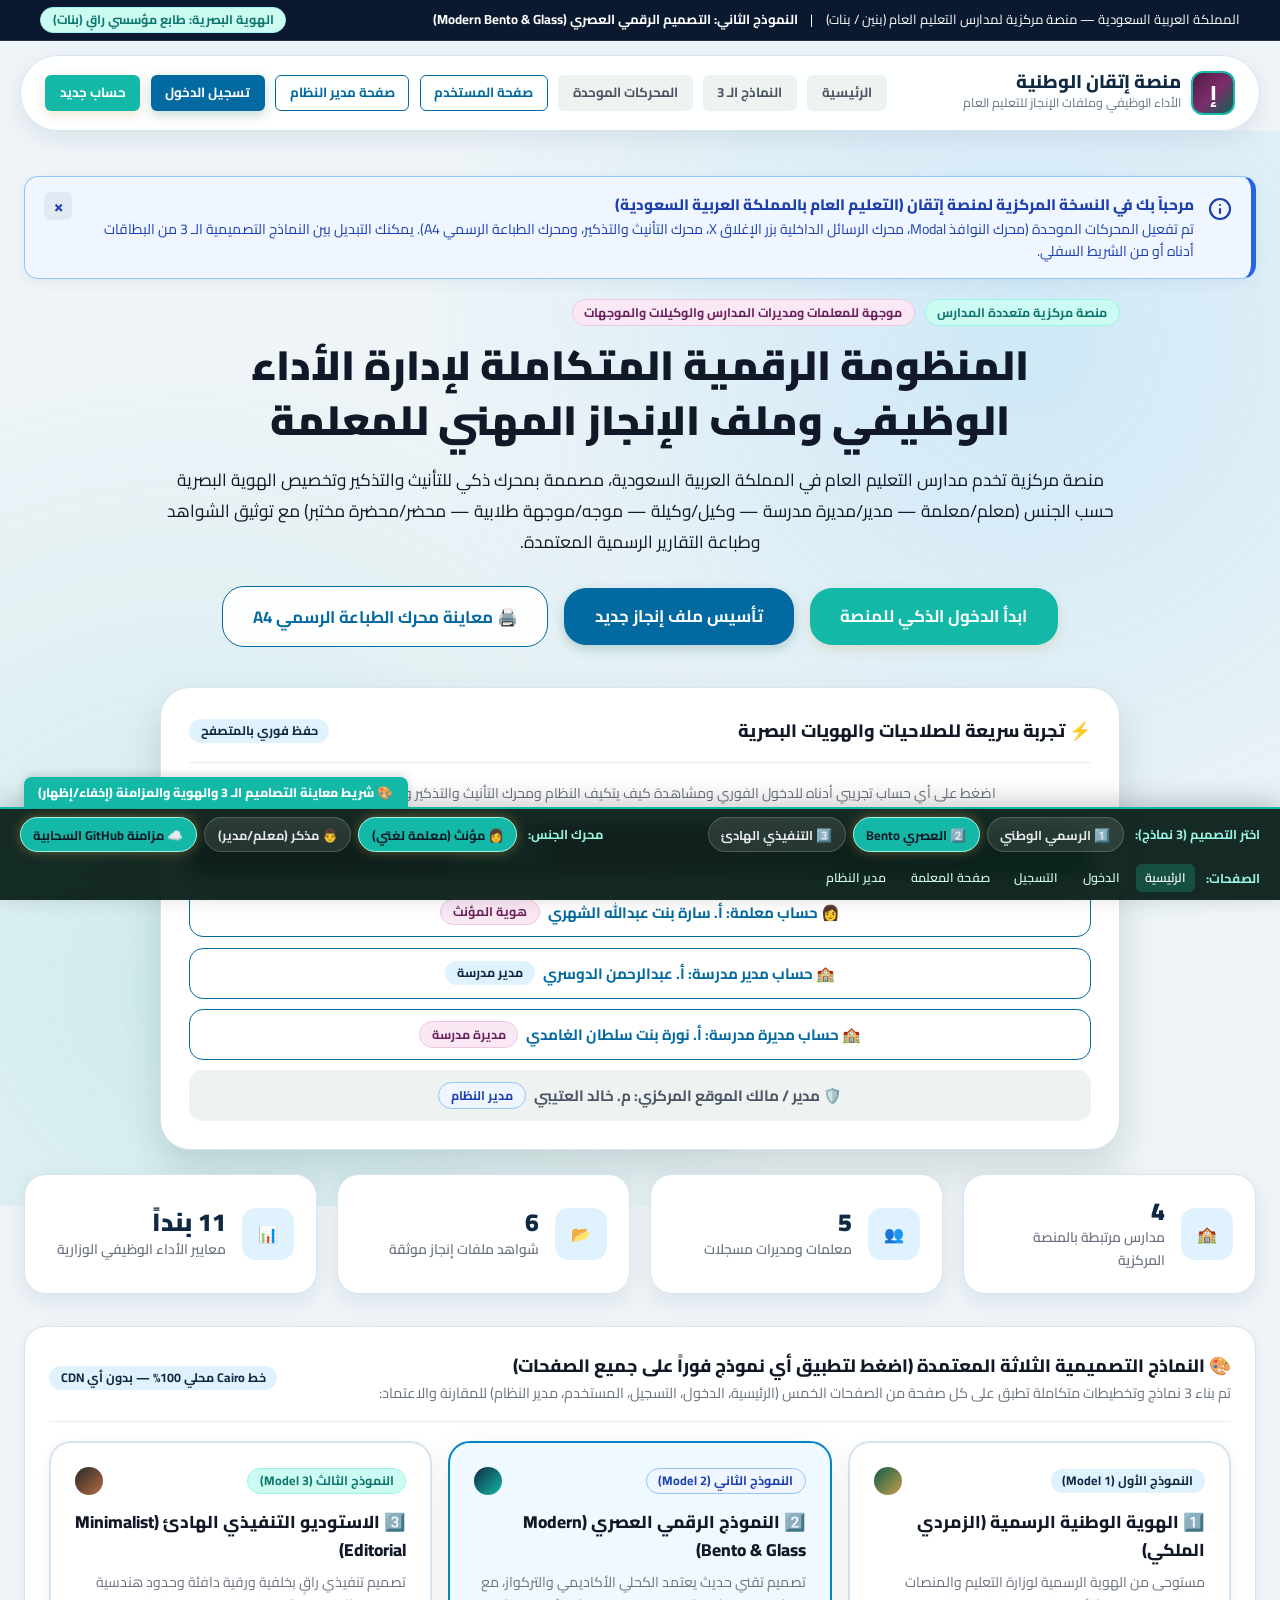
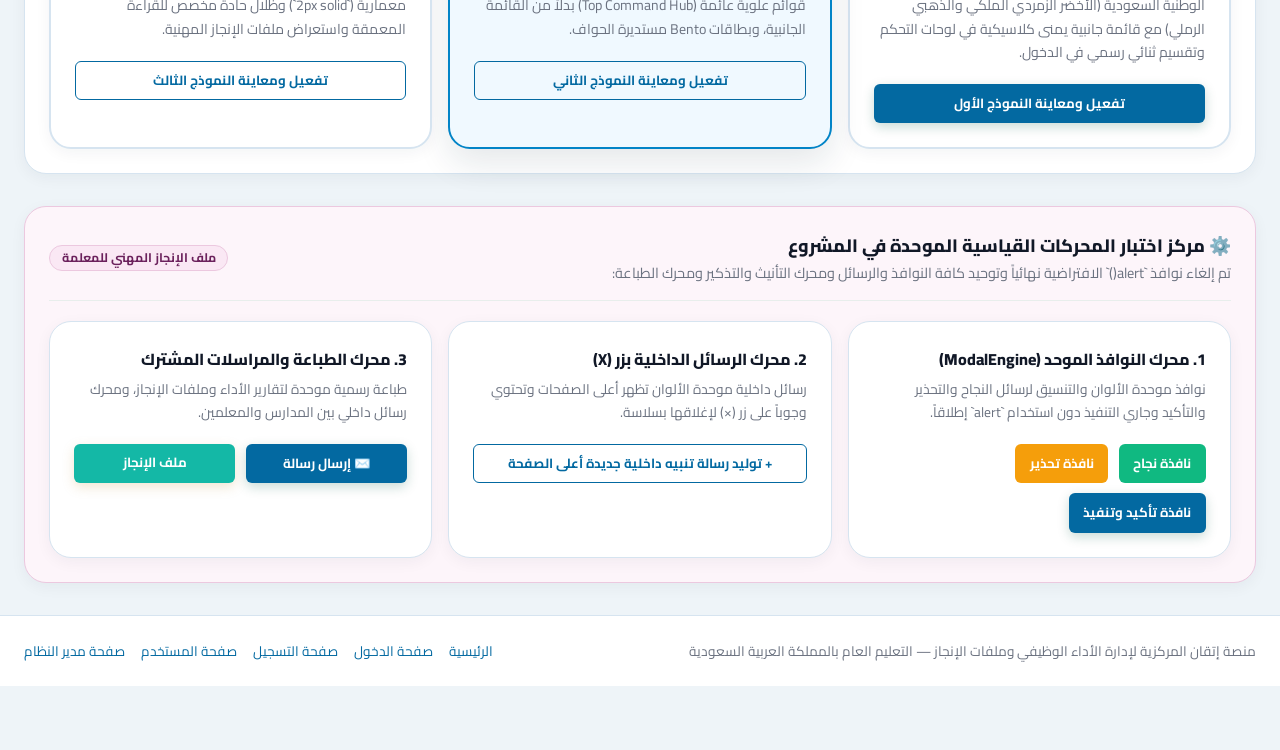
<file: index.html>
<!DOCTYPE html>
<html lang="ar" dir="rtl" data-design-model="model-1" data-gender-theme="male">
<head>
  <meta charset="UTF-8" />
  <meta name="viewport" content="width=device-width, initial-scale=1.0" />
  <title>منصة إتقان المركزية | إدارة الأداء الوظيفي وملف الإنجاز المهني للتعليم العام</title>
  <link rel="stylesheet" href="assets/css/core.css" />
  <link rel="stylesheet" href="assets/css/themes.css" />
  <link rel="stylesheet" href="assets/css/print.css" />
  <link rel="stylesheet" href="assets/css/pages/home.css" />
</head>
<body>

  <!-- شريط علوي يوضح النموذج التصميمي المعروض حالياً والهوية النشطة -->
  <div class="model-indicator-ribbon no-print">
    <div class="container d-flex align-center justify-between flex-wrap gap-2">
      <div>
        <span>المملكة العربية السعودية — منصة مركزية لمدارس التعليم العام (بنين / بنات)</span>
        <span style="margin-inline: 0.6rem;">|</span>
        <strong data-active-model-name>النموذج الأول: الهوية الوطنية الرسمية (الزمردي الملكي)</strong>
      </div>
      <div class="d-flex align-center gap-2">
        <span class="badge badge-accent" data-gender-key="identity_badge">الهوية البصرية: طابع رسمي (بنين)</span>
      </div>
    </div>
  </div>

  <!-- القائمة العلوية الرئيسية -->
  <header class="site-navbar no-print">
    <div class="container d-flex align-center justify-between flex-wrap gap-3" style="padding-block: 0.95rem;">
      <a href="index.html" class="d-flex align-center gap-2">
        <div style="width:44px; height:44px; border-radius:12px; background:var(--gender-gradient); color:#fff; display:flex; align-items:center; justify-content:center; font-weight:900; font-size:1.25rem; border:2px solid var(--accent-500);">
          إ
        </div>
        <div>
          <div class="fw-extrabold" style="font-size:1.15rem; color:var(--primary-800); line-height:1.2;">منصة إتقان الوطنية</div>
          <div class="text-muted" style="font-size:0.78rem;">الأداء الوظيفي وملفات الإنجاز للتعليم العام</div>
        </div>
      </a>

      <nav class="d-flex align-center gap-2 flex-wrap">
        <a href="index.html" class="btn btn-sm btn-ghost">الرئيسية</a>
        <a href="#models-showcase" class="btn btn-sm btn-ghost">النماذج الـ 3</a>
        <a href="#engines-showcase" class="btn btn-sm btn-ghost">المحركات الموحدة</a>
        <a href="user-dashboard.html" class="btn btn-sm btn-outline">صفحة المستخدم</a>
        <a href="admin-dashboard.html" class="btn btn-sm btn-outline">صفحة مدير النظام</a>
        <a href="login.html" class="btn btn-sm btn-primary">تسجيل الدخول</a>
        <a href="register.html" class="btn btn-sm btn-accent">حساب جديد</a>
      </nav>
    </div>
  </header>

  <!-- قسم البطل الرئيسي (يتغير تخطيطه وتصميمه جذرياً بين النماذج 1 و 2 و 3) -->
  <section class="hero-section">
    <div class="container">
      <!-- حاوية الرسائل الداخلية الموحدة مع زر X للإغلاق -->
      <div id="home-inline-alerts" class="page-alerts-stack"></div>

      <div class="hero-grid">
        <div>
          <div class="d-flex align-center gap-2 flex-wrap mb-2">
            <span class="badge badge-accent">منصة مركزية متعددة المدارس</span>
            <span class="badge badge-gender" data-male="موجهة للمعلمين ومدراء المدارس والوكلاء والموجهين" data-female="موجهة للمعلمات ومديرات المدارس والوكيلات والموجهات">
              موجهة للمعلمين ومدراء المدارس والوكلاء والموجهين
            </span>
          </div>

          <h1 class="hero-title">
            المنظومة الرقمية المتكاملة لإدارة الأداء الوظيفي و<span data-gender-key="portfolio_main_title">ملف الإنجاز المهني للمعلم</span>
          </h1>

          <p class="hero-subtitle">
            منصة مركزية تخدم مدارس التعليم العام في المملكة العربية السعودية، مصممة بمحرك ذكي للتأنيث والتذكير وتخصيص الهوية البصرية حسب الجنس (معلم/معلمة — مدير/مديرة مدرسة — وكيل/وكيلة — موجه/موجهة طلابية — محضر/محضرة مختبر) مع توثيق الشواهد وطباعة التقارير الرسمية المعتمدة.
          </p>

          <div class="d-flex align-center gap-3 flex-wrap hero-actions">
            <a href="login.html" class="btn btn-lg btn-accent">ابدأ الدخول الذكي للمنصة</a>
            <a href="register.html" class="btn btn-lg btn-primary">تأسيس ملف إنجاز جديد</a>
            <button type="button" class="btn btn-lg btn-outline" id="btn-demo-print-engine" style="background:rgba(255,255,255,0.92);">
              🖨️ معاينة محرك الطباعة الرسمي A4
            </button>
          </div>
        </div>

        <!-- بطاقة الدخول السريع المباشر لتجربة الصلاحيات والهويات -->
        <div class="hero-showcase-card">
          <div class="card-header">
            <h3 class="card-title">⚡ تجربة سريعة للصلاحيات والهويات البصرية</h3>
            <span class="badge badge-primary">حفظ فوري بالمتصفح</span>
          </div>
          <p class="text-muted mb-3" style="font-size:0.88rem;">
            اضغط على أي حساب تجريبي أدناه للدخول الفوري ومشاهدة كيف يتكيف النظام ومحرك التأنيث والتذكير والهوية البصرية تلقائياً:
          </p>

          <div class="d-flex flex-column gap-2">
            <button type="button" class="btn btn-gender justify-between w-100" data-quick-login-user="usr-teacher-m1">
              <span>👨 حساب معلم: أ. فهد بن محمد القحطاني</span>
              <span class="badge badge-accent">هوية المذكر</span>
            </button>

            <button type="button" class="btn btn-outline justify-between w-100" data-quick-login-user="usr-teacher-f1">
              <span>👩 حساب معلمة: أ. سارة بنت عبدالله الشهري</span>
              <span class="badge badge-gender">هوية المؤنث</span>
            </button>

            <button type="button" class="btn btn-outline justify-between w-100" data-quick-login-user="usr-principal-m1">
              <span>🏫 حساب مدير مدرسة: أ. عبدالرحمن الدوسري</span>
              <span class="badge badge-primary">مدير مدرسة</span>
            </button>

            <button type="button" class="btn btn-outline justify-between w-100" data-quick-login-user="usr-principal-f1">
              <span>🏫 حساب مديرة مدرسة: أ. نورة بنت سلطان الغامدي</span>
              <span class="badge badge-gender">مديرة مدرسة</span>
            </button>

            <button type="button" class="btn btn-ghost justify-between w-100" data-quick-login-user="usr-admin-1">
              <span>🛡️ مدير / مالك الموقع المركزي: م. خالد العتيبي</span>
              <span class="badge badge-info">مدير النظام</span>
            </button>
          </div>
        </div>
      </div>
    </div>
  </section>

  <!-- شريط الإحصائيات الحية من ذاكرة المتصفح -->
  <section class="container">
    <div class="stat-kpi-grid">
      <div class="stat-kpi-card">
        <div class="stat-kpi-icon">🏫</div>
        <div>
          <div class="stat-kpi-number" id="stat-schools-count">4</div>
          <div class="text-muted fw-semibold" style="font-size:0.86rem;">مدارس مرتبطة بالمنصة المركزية</div>
        </div>
      </div>
      <div class="stat-kpi-card">
        <div class="stat-kpi-icon">👥</div>
        <div>
          <div class="stat-kpi-number" id="stat-users-count">5</div>
          <div class="text-muted fw-semibold" style="font-size:0.86rem;" data-male="معلمين ومدراء مسجلين" data-female="معلمات ومديرات مسجلات">معلمين ومدراء مسجلين</div>
        </div>
      </div>
      <div class="stat-kpi-card">
        <div class="stat-kpi-icon">📂</div>
        <div>
          <div class="stat-kpi-number" id="stat-portfolio-count">7</div>
          <div class="text-muted fw-semibold" style="font-size:0.86rem;">شواهد ملفات إنجاز موثقة</div>
        </div>
      </div>
      <div class="stat-kpi-card">
        <div class="stat-kpi-icon">📊</div>
        <div>
          <div class="stat-kpi-number">11 بنداً</div>
          <div class="text-muted fw-semibold" style="font-size:0.86rem;">معايير الأداء الوظيفي الوزارية</div>
        </div>
      </div>
    </div>
  </section>

  <!-- قسم المقارنة والاختيار الفوري بين النماذج التصميمية الثلاثة (3 Models) -->
  <section id="models-showcase" class="container mt-4">
    <div class="card">
      <div class="card-header flex-wrap">
        <div>
          <h2 class="card-title">🎨 النماذج التصميمية الثلاثة المعتمدة (اضغط لتطبيق أي نموذج فوراً على جميع الصفحات)</h2>
          <p class="text-muted" style="font-size:0.9rem;">
            تم بناء 3 نماذج وتخطيطات متكاملة تطبق على كل صفحة من الصفحات الخمس (الرئيسية، الدخول، التسجيل، المستخدم، مدير النظام) للمقارنة والاعتماد:
          </p>
        </div>
        <span class="badge badge-primary">خط Cairo محلي 100% — بدون أي CDN</span>
      </div>

      <div class="grid grid-3 gap-3">
        <!-- النموذج الأول -->
        <div class="card card-hover model-selector-card is-selected" data-model-card="model-1">
          <div class="d-flex align-center justify-between mb-2">
            <span class="badge badge-primary">النموذج الأول (Model 1)</span>
            <span style="width:28px; height:28px; border-radius:50%; background:linear-gradient(135deg,#0b5d46,#c89d4c); display:inline-block;"></span>
          </div>
          <h3 class="fw-extrabold mb-1" style="font-size:1.08rem;">1️⃣ الهوية الوطنية الرسمية (الزمردي الملكي)</h3>
          <p class="text-muted mb-3" style="font-size:0.88rem;">
            مستوحى من الهوية الرسمية لوزارة التعليم والمنصات الوطنية السعودية (الأخضر الزمردي الملكي والذهبي الرملي) مع قائمة جانبية يمنى كلاسيكية في لوحات التحكم وتقسيم ثنائي رسمي في الدخول.
          </p>
          <button type="button" class="btn btn-sm btn-primary w-100">تفعيل ومعاينة النموذج الأول</button>
        </div>

        <!-- النموذج الثاني -->
        <div class="card card-hover model-selector-card" data-model-card="model-2">
          <div class="d-flex align-center justify-between mb-2">
            <span class="badge badge-info">النموذج الثاني (Model 2)</span>
            <span style="width:28px; height:28px; border-radius:50%; background:linear-gradient(135deg,#0f2942,#14b8a6); display:inline-block;"></span>
          </div>
          <h3 class="fw-extrabold mb-1" style="font-size:1.08rem;">2️⃣ النموذج الرقمي العصري (Modern Bento & Glass)</h3>
          <p class="text-muted mb-3" style="font-size:0.88rem;">
            تصميم تقني حديث يعتمد الكحلي الأكاديمي والتركواز، مع قوائم علوية عائمة (Top Command Hub) بدلاً من القائمة الجانبية، وبطاقات Bento مستديرة الحواف.
          </p>
          <button type="button" class="btn btn-sm btn-outline w-100">تفعيل ومعاينة النموذج الثاني</button>
        </div>

        <!-- النموذج الثالث -->
        <div class="card card-hover model-selector-card" data-model-card="model-3">
          <div class="d-flex align-center justify-between mb-2">
            <span class="badge badge-accent">النموذج الثالث (Model 3)</span>
            <span style="width:28px; height:28px; border-radius:50%; background:linear-gradient(135deg,#27272a,#b46e40); display:inline-block;"></span>
          </div>
          <h3 class="fw-extrabold mb-1" style="font-size:1.08rem;">3️⃣ الاستوديو التنفيذي الهادئ (Minimalist Editorial)</h3>
          <p class="text-muted mb-3" style="font-size:0.88rem;">
            تصميم تنفيذي راقٍ بخلفية ورقية دافئة وحدود هندسية معمارية (`2px solid`) وظلال حادة مخصص للقراءة المعمقة واستعراض ملفات الإنجاز المهنية.
          </p>
          <button type="button" class="btn btn-sm btn-outline w-100">تفعيل ومعاينة النموذج الثالث</button>
        </div>
      </div>
    </div>
  </section>

  <!-- قسم اختبار المحركات المركزية الموحدة (Modal, Banner, Gender, Print, Messages) -->
  <section id="engines-showcase" class="container mt-4 mb-4">
    <div class="card gender-accent-card">
      <div class="card-header flex-wrap">
        <div>
          <h2 class="card-title">⚙️ مركز اختبار المحركات القياسية الموحدة في المشروع</h2>
          <p class="text-muted" style="font-size:0.9rem;">
            تم إلغاء نوافذ `alert()` الافتراضية نهائياً وتوحيد كافة النوافذ والرسائل ومحرك التأنيث والتذكير ومحرك الطباعة:
          </p>
        </div>
        <span class="badge badge-gender" data-gender-key="portfolio_main_title">ملف الإنجاز المهني للمعلم</span>
      </div>

      <div class="grid grid-3 gap-3">
        <div class="card">
          <h4 class="fw-extrabold mb-1">1. محرك النوافذ الموحد (ModalEngine)</h4>
          <p class="text-muted mb-3" style="font-size:0.86rem;">
            نوافذ موحدة الألوان والتنسيق لرسائل النجاح والتحذير والتأكيد وجاري التنفيذ دون استخدام `alert` إطلاقاً.
          </p>
          <div class="d-flex flex-wrap gap-2">
            <button type="button" class="btn btn-sm btn-success" id="btn-demo-modal-success">نافذة نجاح</button>
            <button type="button" class="btn btn-sm btn-warning" id="btn-demo-modal-warning">نافذة تحذير</button>
            <button type="button" class="btn btn-sm btn-primary" id="btn-demo-modal-confirm">نافذة تأكيد وتنفيذ</button>
          </div>
        </div>

        <div class="card">
          <h4 class="fw-extrabold mb-1">2. محرك الرسائل الداخلية بزر (X)</h4>
          <p class="text-muted mb-3" style="font-size:0.86rem;">
            رسائل داخلية موحدة الألوان تظهر أعلى الصفحات وتحتوي وجوباً على زر (×) لإغلاقها بسلاسة.
          </p>
          <button type="button" class="btn btn-sm btn-outline w-100" id="btn-demo-inline-banner">
            + توليد رسالة تنبيه داخلية جديدة أعلى الصفحة
          </button>
        </div>

        <div class="card">
          <h4 class="fw-extrabold mb-1">3. محرك الطباعة والمراسلات المشترك</h4>
          <p class="text-muted mb-3" style="font-size:0.86rem;">
            طباعة رسمية موحدة لتقارير الأداء وملفات الإنجاز، ومحرك رسائل داخلي بين المدارس والمعلمين.
          </p>
          <div class="d-flex gap-2">
            <button type="button" class="btn btn-sm btn-primary w-100" id="btn-demo-message-engine">✉️ إرسال رسالة</button>
            <a href="user-dashboard.html" class="btn btn-sm btn-accent w-100">ملف الإنجاز</a>
          </div>
        </div>
      </div>
    </div>
  </section>

  <!-- تذييل الصفحة -->
  <footer class="no-print" style="margin-top:auto; background:var(--bg-surface); border-top:1px solid var(--border-color); padding:1.5rem 0;">
    <div class="container d-flex align-center justify-between flex-wrap gap-2 text-muted" style="font-size:0.85rem;">
      <div>منصة إتقان المركزية لإدارة الأداء الوظيفي وملفات الإنجاز — التعليم العام بالمملكة العربية السعودية</div>
      <div class="d-flex gap-3">
        <a href="index.html">الرئيسية</a>
        <a href="login.html">صفحة الدخول</a>
        <a href="register.html">صفحة التسجيل</a>
        <a href="user-dashboard.html">صفحة المستخدم</a>
        <a href="admin-dashboard.html">صفحة مدير النظام</a>
      </div>
    </div>
  </footer>

  <script src="assets/js/core/engines.js"></script>
  <script src="assets/js/pages/home.js"></script>
</body>
</html>
</file>
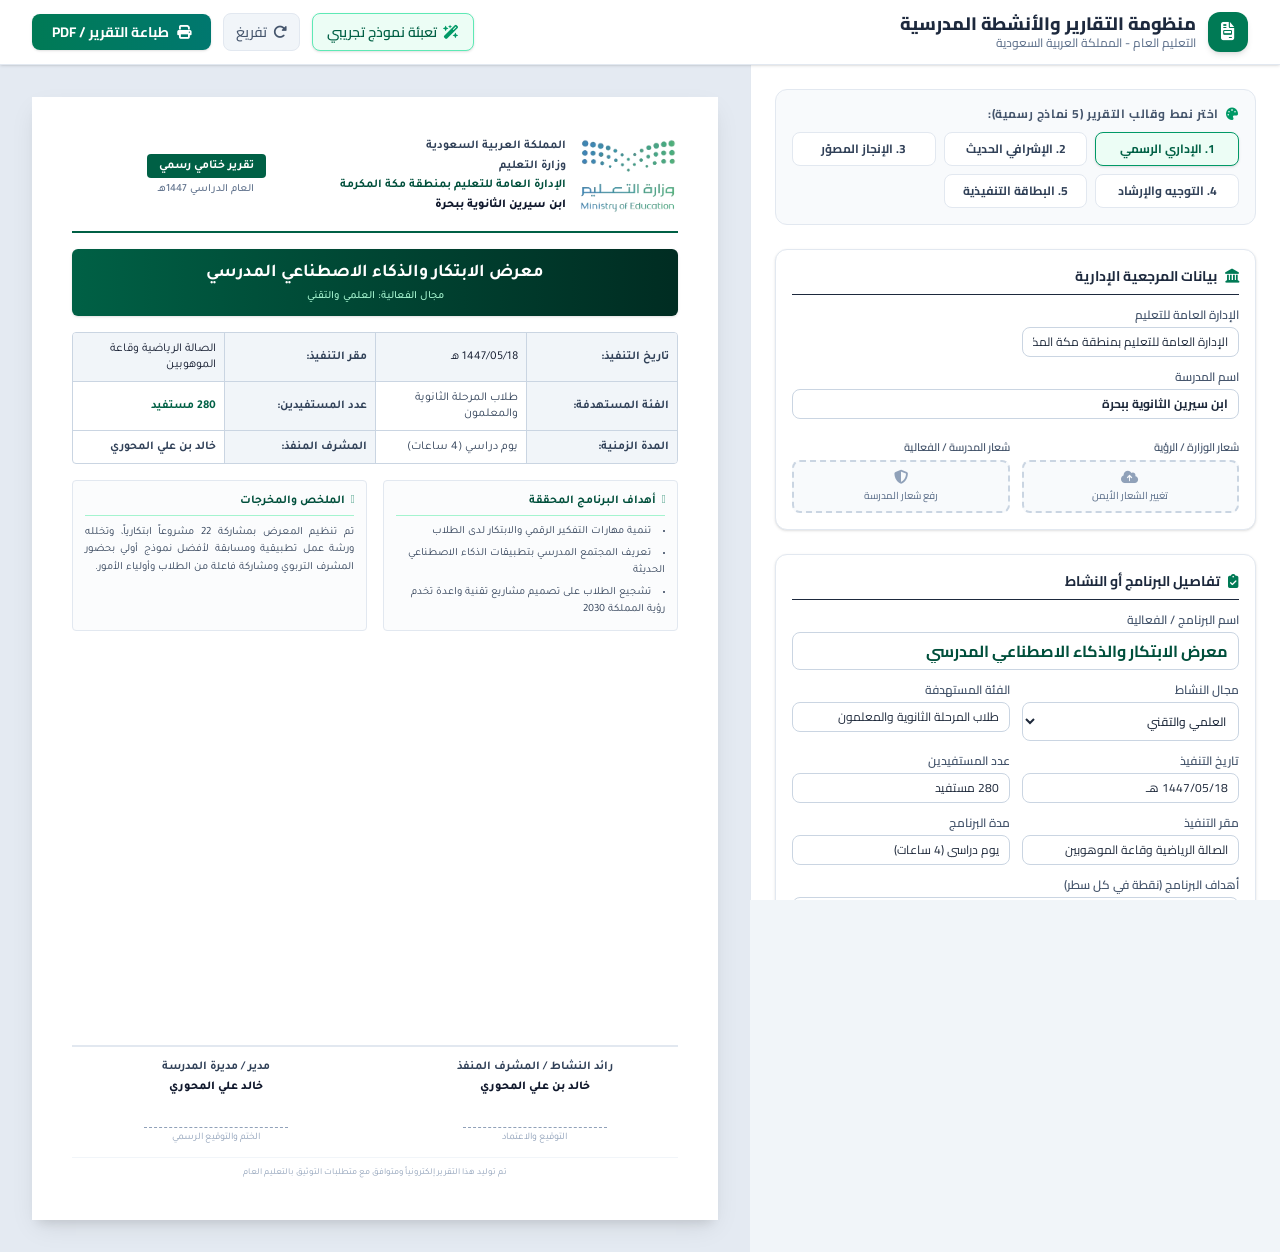
<file: design_reports/index.html>
<!DOCTYPE html>
<html lang="ar" dir="rtl">
<head>
  <meta charset="UTF-8">
  <meta name="viewport" content="width=device-width, initial-scale=1.0">
  <title>مصمم التقارير والأنشطة المدرسية | Design Reports</title>
  <!-- Tailwind runtime uses CDN; no dependencies on other project modules. -->
  <link rel="stylesheet" href="css/tailwind-generated.css">
  <!-- Google Fonts: Cairo & Tajawal -->
  <link rel="preconnect" href="https://fonts.googleapis.com">
  <link rel="preconnect" href="https://fonts.gstatic.com" crossorigin>
  <link href="https://fonts.googleapis.com/css2?family=Cairo:wght@400;500;600;700;800;900&family=Tajawal:wght@400;500;700;800&display=swap" rel="stylesheet">
  <!-- FontAwesome Icons -->
  <link rel="stylesheet" href="https://cdnjs.cloudflare.com/ajax/libs/font-awesome/6.5.1/css/all.min.css">

  

  <link rel="stylesheet" href="css/design_reports.css">
</head>
<body class="min-h-screen flex flex-col antialiased selection:bg-emerald-600 selection:text-white">

  <!-- Top Global Navbar (Hidden in Print) -->
  <header class="no-print bg-white border-b border-slate-200 sticky top-0 z-40 px-4 lg:px-8 py-3 flex flex-wrap items-center justify-between gap-4 shadow-sm">
    <div class="flex items-center gap-3">
      <div class="w-10 h-10 rounded-xl bg-emerald-700 flex items-center justify-center text-white text-lg shadow-md">
        <i class="fa-solid fa-file-invoice"></i>
      </div>
      <div>
        <h1 class="font-extrabold text-base md:text-lg text-slate-800 leading-tight">منظومة التقارير والأنشطة المدرسية</h1>
        <p class="text-xs text-slate-500 font-medium">التعليم العام - المملكة العربية السعودية</p>
      </div>
    </div>

    <!-- Quick Action Bar -->
    <div class="flex items-center gap-2 md:gap-3">
      <button onclick="fillDemoData()" class="px-3.5 py-2 text-xs md:text-sm font-semibold text-emerald-800 bg-emerald-50 hover:bg-emerald-100 border border-emerald-300 rounded-lg transition-all flex items-center gap-1.5 shadow-sm">
        <i class="fa-solid fa-wand-magic-sparkles text-emerald-600"></i>
        <span>تعبئة نموذج تجريبي</span>
      </button>

      <button onclick="resetData()" class="px-3 py-2 text-xs md:text-sm font-medium text-slate-600 hover:text-rose-600 bg-slate-100 hover:bg-rose-50 border border-slate-200 rounded-lg transition-all flex items-center gap-1.5">
        <i class="fa-solid fa-rotate-right"></i>
        <span class="hidden sm:inline">تفريغ</span>
      </button>

      <button onclick="window.print()" class="px-5 py-2 text-xs md:text-sm font-bold text-white bg-gradient-to-r from-emerald-700 to-teal-700 hover:from-emerald-800 hover:to-teal-800 rounded-lg shadow hover:shadow-md transition-all flex items-center gap-2">
        <i class="fa-solid fa-print"></i>
        <span>طباعة التقرير / PDF</span>
      </button>
    </div>
  </header>

  <!-- Main Content Layout (Split Screen in Desktop, Stacked in Mobile) -->
  <main class="flex-1 flex flex-col lg:flex-row w-full overflow-hidden">
    
    <!-- LEFT PANEL: Editor & Form Controls (Hidden in Print) -->
    <aside class="no-print w-full lg:w-[480px] xl:w-[530px] lg:border-l border-slate-200 bg-white h-auto lg:h-[calc(100vh-65px)] overflow-y-auto p-4 sm:p-6 flex flex-col gap-6">

      <!-- Template Selector Badge -->
      <div class="bg-slate-50 p-4 rounded-xl border border-slate-200">
        <label class="block text-xs font-bold text-slate-600 uppercase tracking-wider mb-2.5">
          <i class="fa-solid fa-palette text-emerald-600 ml-1"></i> اختر نمط وقالب التقرير (5 نماذج رسمية):
        </label>
        <div class="grid grid-cols-2 sm:grid-cols-3 gap-2 text-xs font-bold">
          <button type="button" onclick="changeTemplate(1)" id="btn-tmpl-1" class="tmpl-btn p-2 rounded-lg border text-center transition-all border-emerald-600 bg-emerald-50 text-emerald-800 shadow-sm">
            1. الإداري الرسمي
          </button>
          <button type="button" onclick="changeTemplate(2)" id="btn-tmpl-2" class="tmpl-btn p-2 rounded-lg border text-center transition-all border-slate-200 bg-white text-slate-700 hover:bg-slate-50">
            2. الإشرافي الحديث
          </button>
          <button type="button" onclick="changeTemplate(3)" id="btn-tmpl-3" class="tmpl-btn p-2 rounded-lg border text-center transition-all border-slate-200 bg-white text-slate-700 hover:bg-slate-50">
            3. الإنجاز المصوّر
          </button>
          <button type="button" onclick="changeTemplate(4)" id="btn-tmpl-4" class="tmpl-btn p-2 rounded-lg border text-center transition-all border-slate-200 bg-white text-slate-700 hover:bg-slate-50">
            4. التوجيه والإرشاد
          </button>
          <button type="button" onclick="changeTemplate(5)" id="btn-tmpl-5" class="tmpl-btn p-2 rounded-lg border text-center transition-all border-slate-200 bg-white text-slate-700 hover:bg-slate-50 col-span-2 sm:col-span-1">
            5. البطاقة التنفيذية
          </button>
        </div>
      </div>

      <!-- Section: Organizational Hierarchy -->
      <div class="border border-slate-200 rounded-xl p-4 bg-white shadow-sm space-y-3">
        <h3 class="text-sm font-bold text-slate-800 flex items-center gap-2 border-b pb-2">
          <i class="fa-solid fa-landmark text-emerald-700"></i> بيانات المرجعية الإدارية
        </h3>
        <div class="grid grid-cols-1 sm:grid-cols-2 gap-3 text-xs">
          <div>
            <label class="font-semibold text-slate-600 block mb-1">الإدارة العامة للتعليم</label>
            <input type="text" id="inputEducationAdmin" value="الإدارة العامة للتعليم بمنطقة مكة المكرمة" oninput="updateReport()" class="w-full border border-slate-300 rounded-lg px-2.5 py-1.5 focus:ring-2 focus:ring-emerald-500 outline-none">
          </div>
          <div class="sm:col-span-2">
            <label class="font-semibold text-slate-600 block mb-1">اسم المدرسة</label>
            <input type="text" id="inputSchoolName" value="ابن سيرين الثانوية ببحرة" oninput="updateReport()" class="w-full border border-slate-300 rounded-lg px-2.5 py-1.5 focus:ring-2 focus:ring-emerald-500 outline-none font-bold">
          </div>
        </div>

        <!-- Logos Uploaders -->
        <div class="grid grid-cols-2 gap-3 pt-2">
          <div>
            <span class="block text-[11px] font-semibold text-slate-600 mb-1">شعار الوزارة / الرؤية</span>
            <label class="flex flex-col items-center justify-center p-2 border-2 border-dashed border-slate-300 hover:border-emerald-500 rounded-lg cursor-pointer bg-slate-50 hover:bg-emerald-50/50 transition-colors">
              <i class="fa-solid fa-cloud-arrow-up text-slate-400 text-sm mb-1"></i>
              <span class="text-[10px] text-slate-500 text-center font-medium">تغيير الشعار الأيمن</span>
              <input type="file" accept="image/*" class="hidden" onchange="handleLogoUpload(event, 'logoRight')">
            </label>
          </div>
          <div>
            <span class="block text-[11px] font-semibold text-slate-600 mb-1">شعار المدرسة / الفعالية</span>
            <label class="flex flex-col items-center justify-center p-2 border-2 border-dashed border-slate-300 hover:border-emerald-500 rounded-lg cursor-pointer bg-slate-50 hover:bg-emerald-50/50 transition-colors">
              <i class="fa-solid fa-shield-halved text-slate-400 text-sm mb-1"></i>
              <span class="text-[10px] text-slate-500 text-center font-medium">رفع شعار المدرسة</span>
              <input type="file" accept="image/*" class="hidden" onchange="handleLogoUpload(event, 'logoLeft')">
            </label>
          </div>
        </div>
      </div>

      <!-- Section: Program Details -->
      <div class="border border-slate-200 rounded-xl p-4 bg-white shadow-sm space-y-3">
        <h3 class="text-sm font-bold text-slate-800 flex items-center gap-2 border-b pb-2">
          <i class="fa-solid fa-clipboard-check text-emerald-700"></i> تفاصيل البرنامج أو النشاط
        </h3>

        <div>
          <label class="font-semibold text-xs text-slate-600 block mb-1">اسم البرنامج / الفعالية</label>
          <input type="text" id="inputProgName" value="معرض الابتكار والذكاء الاصطناعي المدرسي" oninput="updateReport()" class="w-full border border-slate-300 rounded-lg px-2.5 py-1.5 font-bold text-emerald-900 focus:ring-2 focus:ring-emerald-500 outline-none">
        </div>

        <div class="grid grid-cols-2 gap-3 text-xs">
          <div>
            <label class="font-semibold text-slate-600 block mb-1">مجال النشاط</label>
            <select id="inputDomain" onchange="updateReport()" class="w-full border border-slate-300 rounded-lg px-2 py-1.5 bg-white focus:ring-2 focus:ring-emerald-500 outline-none font-medium">
              <option value="العلمي والتقني">العلمي والتقني</option>
              <option value="الثقافي والاجتماعي">الثقافي والاجتماعي</option>
              <option value="الرياضي والكشفي">الرياضي والكشفي</option>
              <option value="التوجيه والإرشاد">التوجيه والإرشاد</option>
              <option value="الوطني والبيئي">الوطني والبيئي</option>
              <option value="التطوع والمسؤولية المجتمعية">التطوع والمسؤولية</option>
              <option value="المهاري والفني">المهاري والفني</option>
            </select>
          </div>
          <div>
            <label class="font-semibold text-slate-600 block mb-1">الفئة المستهدفة</label>
            <input type="text" id="inputTargetAudience" value="طلاب المرحلة الثانوية والمعلمون" oninput="updateReport()" class="w-full border border-slate-300 rounded-lg px-2.5 py-1.5 focus:ring-2 focus:ring-emerald-500 outline-none">
          </div>
          <div>
            <label class="font-semibold text-slate-600 block mb-1">تاريخ التنفيذ</label>
            <input type="text" id="inputDate" value="1447/05/18 هـ" oninput="updateReport()" class="w-full border border-slate-300 rounded-lg px-2.5 py-1.5 focus:ring-2 focus:ring-emerald-500 outline-none">
          </div>
          <div>
            <label class="font-semibold text-slate-600 block mb-1">عدد المستفيدين</label>
            <input type="text" id="inputBeneficiaries" value="280 مستفيد" oninput="updateReport()" class="w-full border border-slate-300 rounded-lg px-2.5 py-1.5 focus:ring-2 focus:ring-emerald-500 outline-none">
          </div>
          <div>
            <label class="font-semibold text-slate-600 block mb-1">مقر التنفيذ</label>
            <input type="text" id="inputLocation" value="الصالة الرياضية وقاعة الموهوبين" oninput="updateReport()" class="w-full border border-slate-300 rounded-lg px-2.5 py-1.5 focus:ring-2 focus:ring-emerald-500 outline-none">
          </div>
          <div>
            <label class="font-semibold text-slate-600 block mb-1">مدة البرنامج</label>
            <input type="text" id="inputDuration" value="يوم دراسي (4 ساعات)" oninput="updateReport()" class="w-full border border-slate-300 rounded-lg px-2.5 py-1.5 focus:ring-2 focus:ring-emerald-500 outline-none">
          </div>
        </div>

        <div>
          <label class="font-semibold text-xs text-slate-600 block mb-1">أهداف البرنامج (نقطة في كل سطر)</label>
          <textarea id="inputObjectives" rows="3" oninput="updateReport()" class="w-full border border-slate-300 rounded-lg p-2 text-xs focus:ring-2 focus:ring-emerald-500 outline-none leading-relaxed">تنمية مهارات التفكير الرقمي والابتكار لدى الطلاب
تعريف المجتمع المدرسي بتطبيقات الذكاء الاصطناعي الحديثة
تشجيع الطلاب على تصميم مشاريع تقنية واعدة تخدم رؤية المملكة 2030</textarea>
        </div>

        <div>
          <label class="font-semibold text-xs text-slate-600 block mb-1">وصف موجز ومخرجات البرنامج</label>
          <textarea id="inputDescription" rows="2" oninput="updateReport()" class="w-full border border-slate-300 rounded-lg p-2 text-xs focus:ring-2 focus:ring-emerald-500 outline-none leading-relaxed">تم تنظيم المعرض بمشاركة 22 مشروعاً ابتكارياً، وتخلله ورشة عمل تطبيقية ومسابقة لأفضل نموذج أولي بحضور المشرف التربوي ومشاركة فاعلة من الطلاب وأولياء الأمور.</textarea>
        </div>
      </div>

      <!-- Section: Signatures -->
      <div class="border border-slate-200 rounded-xl p-4 bg-white shadow-sm space-y-3">
        <h3 class="text-sm font-bold text-slate-800 flex items-center gap-2 border-b pb-2">
          <i class="fa-solid fa-signature text-emerald-700"></i> بيانات الاعتماد والتوقيع
        </h3>
        <div class="grid grid-cols-2 gap-3 text-xs">
          <div>
            <label class="font-semibold text-slate-600 block mb-1">رائد النشاط / المنفذ</label>
            <input type="text" id="inputOfficer" value="خالد بن علي المحوري" oninput="updateReport()" class="w-full border border-slate-300 rounded-lg px-2.5 py-1.5 focus:ring-2 focus:ring-emerald-500 outline-none">
          </div>
          <div>
            <label class="font-semibold text-slate-600 block mb-1">مدير / مديرة المدرسة</label>
            <input type="text" id="inputPrincipal" value="خالد علي المحوري" oninput="updateReport()" class="w-full border border-slate-300 rounded-lg px-2.5 py-1.5 focus:ring-2 focus:ring-emerald-500 outline-none">
          </div>
        </div>
      </div>

      <!-- Section: Evidence Photos & Documentation -->
      <div class="border border-slate-200 rounded-xl p-4 bg-white shadow-sm space-y-3">
        <div class="flex items-center justify-between border-b pb-2">
          <h3 class="text-sm font-bold text-slate-800 flex items-center gap-2">
            <i class="fa-solid fa-images text-emerald-700"></i> شواهد وتوثيق الفعالية
          </h3>
          <span id="evidenceCountBadge" class="text-[11px] bg-emerald-100 text-emerald-800 px-2 py-0.5 rounded-full font-bold">0 شواهد</span>
        </div>

        <div class="flex items-center gap-2">
          <label class="flex-1 flex items-center justify-center gap-2 px-3 py-2.5 border-2 border-dashed border-emerald-400 bg-emerald-50/50 hover:bg-emerald-50 text-emerald-800 rounded-xl cursor-pointer text-xs font-bold transition-all">
            <i class="fa-solid fa-plus text-sm"></i>
            <span>إضافة صورة شاهد جديدة</span>
            <input type="file" accept="image/*" class="hidden" onchange="handleAddEvidencePhoto(event)">
          </label>
        </div>

        <!-- Evidence List Container -->
        <div id="evidenceListContainer" class="space-y-3 pt-2 max-h-60 overflow-y-auto">
          <!-- Dynamically populated -->
        </div>
      </div>

    </aside>

    <!-- RIGHT PANEL: Live Interactive A4 Preview Stage -->
    <section class="flex-1 bg-slate-200/80 p-3 sm:p-6 lg:p-8 overflow-y-auto flex justify-center items-start print-container">
      
      <!-- The A4 Sheet Paper Target -->
      <div id="reportA4Paper" class="a4-page p-8 sm:p-10 flex flex-col justify-between text-slate-800 transition-all duration-300">
        <!-- Rendered by JavaScript dynamically according to selected template -->
      </div>

    </section>

  </main>

  <!-- JavaScript Logic -->
  <script src="js/design_reports.js"></script>
</body>
</html>
</file>
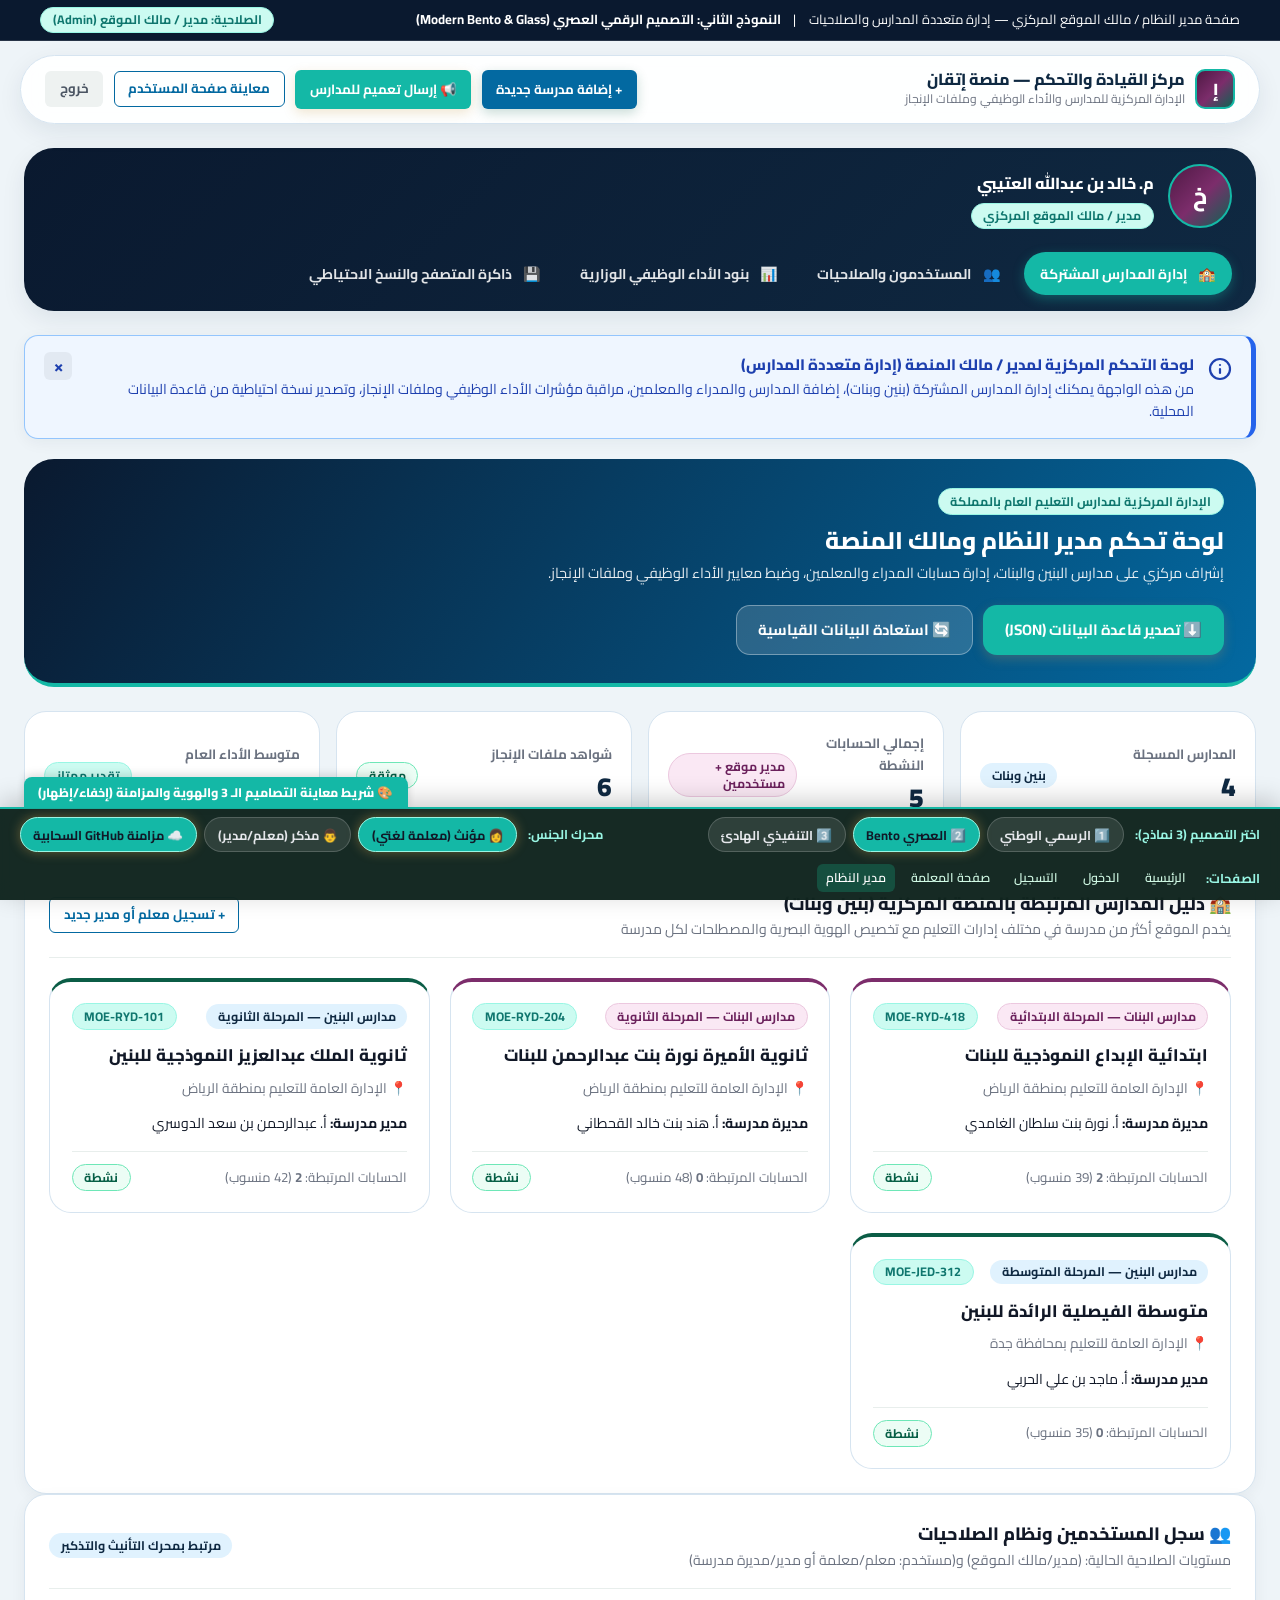
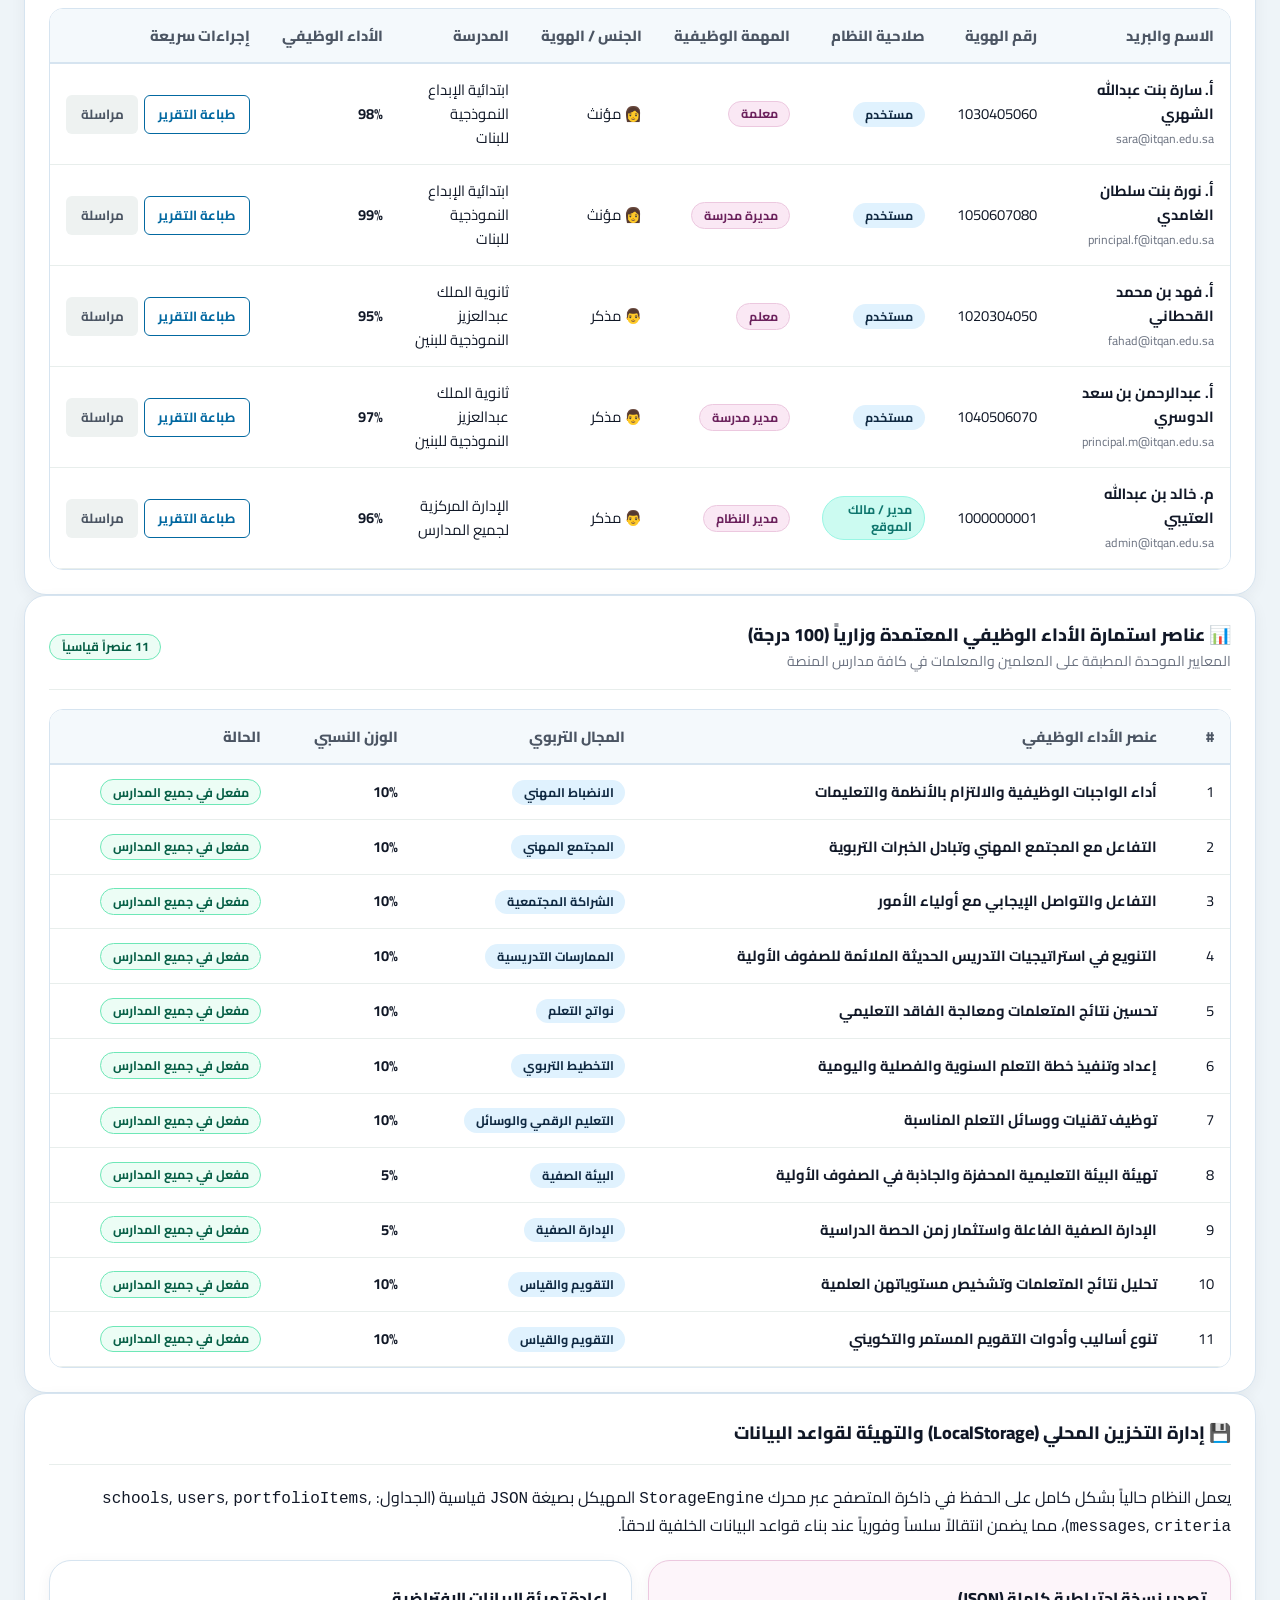
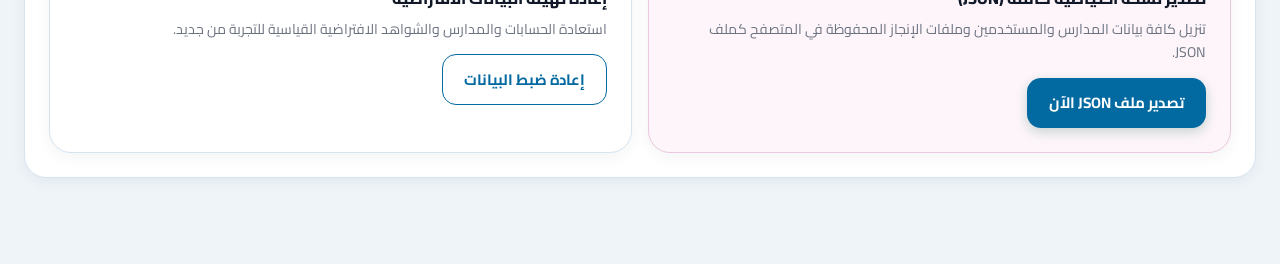
<file: admin-dashboard.html>
<!DOCTYPE html>
<html lang="ar" dir="rtl" data-design-model="model-1" data-gender-theme="male">
<head>
  <meta charset="UTF-8" />
  <meta name="viewport" content="width=device-width, initial-scale=1.0" />
  <title>صفحة مدير النظام (مالك الموقع) | منصة إتقان المركزية</title>
  <link rel="stylesheet" href="assets/css/core.css" />
  <link rel="stylesheet" href="assets/css/themes.css" />
  <link rel="stylesheet" href="assets/css/print.css" />
  <link rel="stylesheet" href="assets/css/pages/admin-dashboard.css" />
</head>
<body>

  <!-- شريط النموذج النشط -->
  <div class="model-indicator-ribbon no-print">
    <div class="container d-flex align-center justify-between flex-wrap gap-2">
      <div>
        <span>صفحة مدير النظام / مالك الموقع المركزي — إدارة متعددة المدارس والصلاحيات</span>
        <span style="margin-inline: 0.6rem;">|</span>
        <strong data-active-model-name>النموذج الأول: الهوية الوطنية الرسمية</strong>
      </div>
      <div class="d-flex align-center gap-2">
        <span class="badge badge-accent">الصلاحية: مدير / مالك الموقع (Admin)</span>
      </div>
    </div>
  </div>

  <!-- القائمة العلوية -->
  <header class="site-navbar no-print">
    <div class="container d-flex align-center justify-between flex-wrap gap-3" style="padding-block: 0.85rem;">
      <a href="index.html" class="d-flex align-center gap-2">
        <div style="width:40px; height:40px; border-radius:10px; background:var(--gender-gradient); color:#fff; display:flex; align-items:center; justify-content:center; font-weight:900; border:2px solid var(--accent-500);">إ</div>
        <div>
          <div class="fw-extrabold" style="color:var(--primary-800); line-height:1.2;">مركز القيادة والتحكم — منصة إتقان</div>
          <div class="text-muted" style="font-size:0.76rem;">الإدارة المركزية للمدارس والأداء الوظيفي وملفات الإنجاز</div>
        </div>
      </a>

      <div class="d-flex align-center gap-2 flex-wrap">
        <button type="button" class="btn btn-sm btn-primary" id="btn-admin-add-school">+ إضافة مدرسة جديدة</button>
        <button type="button" class="btn btn-sm btn-accent" id="btn-admin-broadcast">📢 إرسال تعميم للمدارس</button>
        <a href="user-dashboard.html" class="btn btn-sm btn-outline">معاينة صفحة المستخدم</a>
        <a href="login.html" class="btn btn-sm btn-ghost">خروج</a>
      </div>
    </div>
  </header>

  <!-- هيكل لوحة مدير النظام (يتبدل تخطيطه بين النماذج الـ 3) -->
  <div class="app-shell">
    <!-- القائمة الجانبية أو العلوية حسب النموذج المختار -->
    <aside class="app-sidebar no-print">
      <div class="sidebar-user-card">
        <div class="sidebar-avatar">خ</div>
        <div>
          <div class="fw-extrabold" style="font-size:1rem;">م. خالد بن عبدالله العتيبي</div>
          <div class="badge badge-accent mt-1">مدير / مالك الموقع المركزي</div>
        </div>
      </div>

      <nav class="sidebar-nav-list">
        <button type="button" class="sidebar-nav-btn active" data-admin-tab="admin-tab-schools">
          <span>🏫</span>
          <span>إدارة المدارس المشتركة</span>
        </button>

        <button type="button" class="sidebar-nav-btn" data-admin-tab="admin-tab-users">
          <span>👥</span>
          <span>المستخدمون والصلاحيات</span>
        </button>

        <button type="button" class="sidebar-nav-btn" data-admin-tab="admin-tab-criteria">
          <span>📊</span>
          <span>بنود الأداء الوظيفي الوزارية</span>
        </button>

        <button type="button" class="sidebar-nav-btn" data-admin-tab="admin-tab-storage">
          <span>💾</span>
          <span>ذاكرة المتصفح والنسخ الاحتياطي</span>
        </button>
      </nav>
    </aside>

    <!-- منطقة العمل الرئيسية لمدير النظام -->
    <main>
      <!-- حاوية الرسائل الداخلية الموحدة مع زر X للإغلاق -->
      <div id="admin-inline-alerts" class="page-alerts-stack"></div>

      <!-- بانر مدير النظام -->
      <div class="admin-header-banner">
        <div>
          <span class="badge badge-accent mb-1">الإدارة المركزية لمدارس التعليم العام بالمملكة</span>
          <h1 class="fw-extrabold" style="font-size:1.5rem;">لوحة تحكم مدير النظام ومالك المنصة</h1>
          <p style="font-size:0.9rem; opacity:0.9;">
            إشراف مركزي على مدارس البنين والبنات، إدارة حسابات المدراء والمعلمين، وضبط معايير الأداء الوظيفي وملفات الإنجاز.
          </p>
        </div>
        <div class="d-flex gap-2 flex-wrap">
          <button type="button" class="btn btn-accent" id="btn-admin-export-db">⬇️ تصدير قاعدة البيانات (JSON)</button>
          <button type="button" class="btn btn-outline" id="btn-admin-reset-db" style="background:rgba(255,255,255,0.15); color:#fff; border-color:rgba(255,255,255,0.35);">
            🔄 استعادة البيانات القياسية
          </button>
        </div>
      </div>

      <!-- مؤشرات الأداء المركزية -->
      <div class="admin-kpi-grid">
        <div class="admin-kpi-box">
          <div>
            <div class="text-muted fw-bold" style="font-size:0.84rem;">المدارس المسجلة</div>
            <div class="admin-kpi-value" id="admin-kpi-schools">4</div>
          </div>
          <span class="badge badge-primary">بنين وبنات</span>
        </div>

        <div class="admin-kpi-box">
          <div>
            <div class="text-muted fw-bold" style="font-size:0.84rem;">إجمالي الحسابات النشطة</div>
            <div class="admin-kpi-value" id="admin-kpi-users">5</div>
          </div>
          <span class="badge badge-gender">مدير موقع + مستخدمين</span>
        </div>

        <div class="admin-kpi-box">
          <div>
            <div class="text-muted fw-bold" style="font-size:0.84rem;">شواهد ملفات الإنجاز</div>
            <div class="admin-kpi-value" id="admin-kpi-portfolios">7</div>
          </div>
          <span class="badge badge-success">موثقة</span>
        </div>

        <div class="admin-kpi-box">
          <div>
            <div class="text-muted fw-bold" style="font-size:0.84rem;">متوسط الأداء العام</div>
            <div class="admin-kpi-value" id="admin-kpi-avg">97%</div>
          </div>
          <span class="badge badge-accent">تقدير ممتاز</span>
        </div>
      </div>

      <!-- التبويب 1: دليل المدارس المشتركة في المنصة -->
      <section id="admin-tab-schools" class="workspace-section is-active">
        <div class="card">
          <div class="card-header flex-wrap">
            <div>
              <h2 class="card-title">🏫 دليل المدارس المرتبطة بالمنصة المركزية (بنين وبنات)</h2>
              <p class="text-muted" style="font-size:0.88rem;">
                يخدم الموقع أكثر من مدرسة في مختلف إدارات التعليم مع تخصيص الهوية البصرية والمصطلحات لكل مدرسة
              </p>
            </div>
            <a href="register.html" class="btn btn-sm btn-outline">+ تسجيل معلم أو مدير جديد</a>
          </div>

          <div id="admin-schools-grid" class="school-directory-grid"></div>
        </div>
      </section>

      <!-- التبويب 2: إدارة المستخدمين والصلاحيات -->
      <section id="admin-tab-users" class="workspace-section">
        <div class="card">
          <div class="card-header flex-wrap">
            <div>
              <h2 class="card-title">👥 سجل المستخدمين ونظام الصلاحيات</h2>
              <p class="text-muted" style="font-size:0.88rem;">
                مستويات الصلاحية الحالية: (مدير/مالك الموقع) و(مستخدم: معلم/معلمة أو مدير/مديرة مدرسة)
              </p>
            </div>
            <span class="badge badge-primary">مرتبط بمحرك التأنيث والتذكير</span>
          </div>

          <div class="table-responsive">
            <table class="data-table">
              <thead>
                <tr>
                  <th>الاسم والبريد</th>
                  <th>رقم الهوية</th>
                  <th>صلاحية النظام</th>
                  <th>المهمة الوظيفية</th>
                  <th>الجنس / الهوية</th>
                  <th>المدرسة</th>
                  <th>الأداء الوظيفي</th>
                  <th>إجراءات سريعة</th>
                </tr>
              </thead>
              <tbody id="admin-users-tbody"></tbody>
            </table>
          </div>
        </div>
      </section>

      <!-- التبويب 3: معايير الأداء الوظيفي الوزارية المعتمدة -->
      <section id="admin-tab-criteria" class="workspace-section">
        <div class="card">
          <div class="card-header flex-wrap">
            <div>
              <h2 class="card-title">📊 عناصر استمارة الأداء الوظيفي المعتمدة وزارياً (100 درجة)</h2>
              <p class="text-muted" style="font-size:0.88rem;">
                المعايير الموحدة المطبقة على المعلمين والمعلمات في كافة مدارس المنصة
              </p>
            </div>
            <span class="badge badge-success">11 عنصراً قياسياً</span>
          </div>

          <div class="table-responsive">
            <table class="data-table">
              <thead>
                <tr>
                  <th>#</th>
                  <th>عنصر الأداء الوظيفي</th>
                  <th>المجال التربوي</th>
                  <th>الوزن النسبي</th>
                  <th>الحالة</th>
                </tr>
              </thead>
              <tbody id="admin-criteria-tbody"></tbody>
            </table>
          </div>
        </div>
      </section>

      <!-- التبويب 4: إدارة التخزين المحلي والاستعداد لقاعدة البيانات -->
      <section id="admin-tab-storage" class="workspace-section">
        <div class="card">
          <div class="card-header">
            <h2 class="card-title">💾 إدارة التخزين المحلي (LocalStorage) والتهيئة لقواعد البيانات</h2>
          </div>
          <p class="mb-3">
            يعمل النظام حالياً بشكل كامل على الحفظ في ذاكرة المتصفح عبر محرك <code>StorageEngine</code> المهيكل بصيغة <code>JSON</code> قياسية (الجداول: <code>schools</code>, <code>users</code>, <code>portfolioItems</code>, <code>messages</code>, <code>criteria</code>)، مما يضمن انتقالاً سلساً وفورياً عند بناء قواعد البيانات الخلفية لاحقاً.
          </p>
          <div class="grid grid-2 gap-3">
            <div class="card gender-accent-card">
              <h4 class="fw-extrabold mb-1">تصدير نسخة احتياطية كاملة (JSON)</h4>
              <p class="text-muted mb-2" style="font-size:0.88rem;">تنزيل كافة بيانات المدارس والمستخدمين وملفات الإنجاز المحفوظة في المتصفح كملف JSON.</p>
              <button type="button" class="btn btn-primary" onclick="document.getElementById('btn-admin-export-db').click()">تصدير ملف JSON الآن</button>
            </div>
            <div class="card">
              <h4 class="fw-extrabold mb-1">إعادة تهيئة البيانات الافتراضية</h4>
              <p class="text-muted mb-2" style="font-size:0.88rem;">استعادة الحسابات والمدارس والشواهد الافتراضية القياسية للتجربة من جديد.</p>
              <button type="button" class="btn btn-outline" onclick="document.getElementById('btn-admin-reset-db').click()">إعادة ضبط البيانات</button>
            </div>
          </div>
        </div>
      </section>
    </main>
  </div>

  <script src="assets/js/core/engines.js"></script>
  <script src="assets/js/pages/admin-dashboard.js"></script>
</body>
</html>
</file>
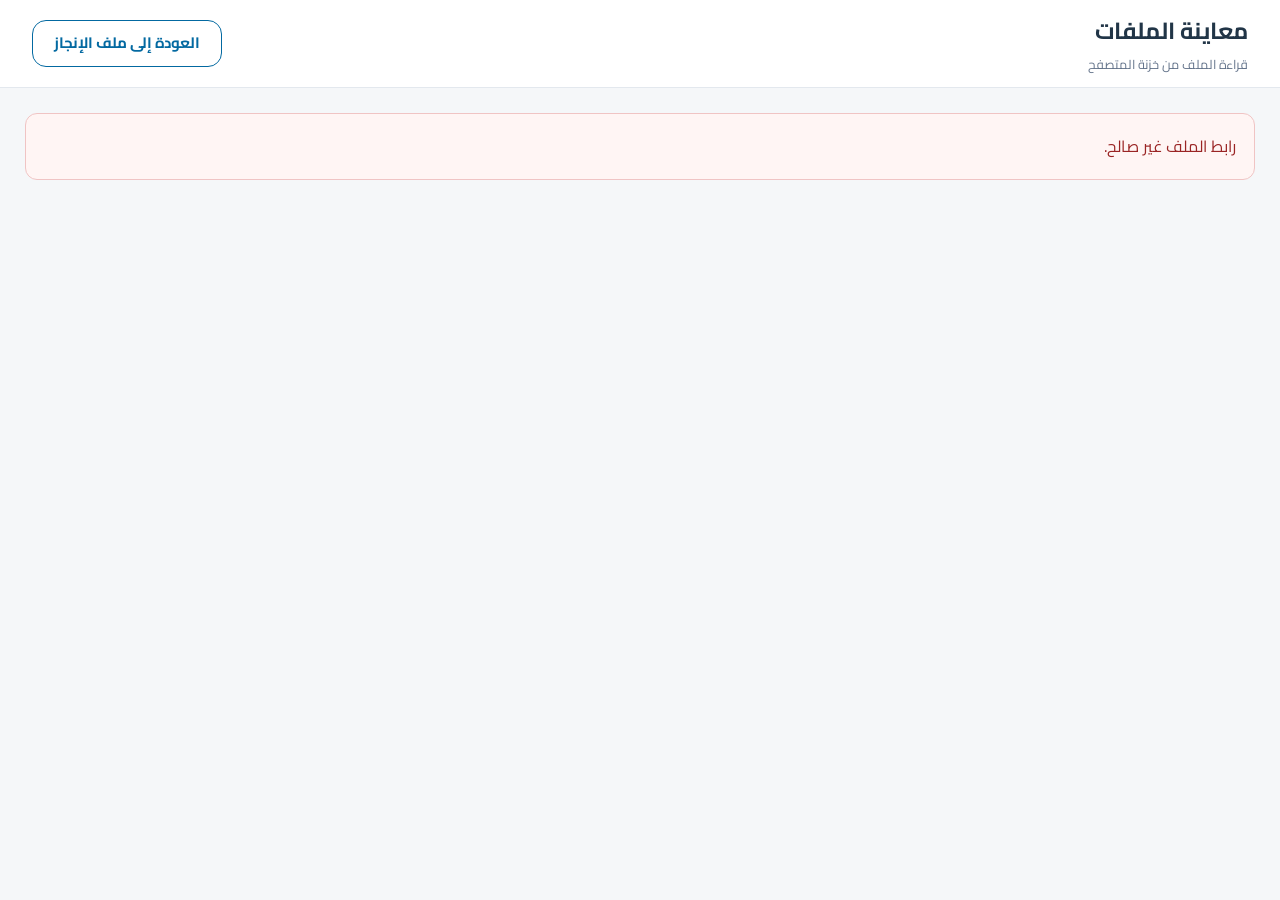
<file: ftm-file-viewer.html>
<!doctype html>
<html lang="ar" dir="rtl" data-no-global-dock>
<head>
  <meta charset="utf-8">
  <meta name="viewport" content="width=device-width, initial-scale=1">
  <title>معاينة ملفات المعلمة | FTM</title>
  <link rel="stylesheet" href="assets/css/core.css">
  <link rel="stylesheet" href="assets/css/themes.css">
  <link rel="stylesheet" href="assets/css/pages/ftm-file-viewer.css?v=20261109-no-dock-v1">
</head>
<body class="ftm-file-viewer-page">
  <header class="ftm-viewer-header no-print">
    <div><h1>معاينة الملفات</h1><p id="ftm-viewer-subtitle">قراءة الملف من خزنة المتصفح</p></div>
    <a class="btn btn-outline" href="ftm.html" id="ftm-viewer-back">العودة إلى ملف الإنجاز</a>
  </header>
  <main class="ftm-viewer-main">
    <div id="ftm-viewer-status" class="ftm-viewer-status" role="status">جارٍ فتح الملف...</div>
    <section id="ftm-viewer-section" class="ftm-viewer-section" hidden>
      <div class="ftm-viewer-meta">
        <h2 id="ftm-viewer-name"></h2>
        <span id="ftm-viewer-details"></span>
      </div>
      <div id="ftm-viewer-content" class="ftm-viewer-content"></div>
      <div id="ftm-viewer-tools" class="ftm-viewer-tools no-print" hidden>
        <a id="ftm-viewer-open" class="btn btn-primary" target="_blank" rel="noopener">فتح في تبويب المتصفح دون تنزيل</a>
        <a id="ftm-viewer-download" class="btn btn-outline">تنزيل نسخة</a>
      </div>
      <p id="ftm-viewer-help" class="ftm-viewer-help"></p>
    </section>
  </main>
  <script src="assets/js/core/engines.js?v=20261109-no-dock-v1"></script>
  <script src="assets/js/pages/ftm-file-viewer.js?v=20261109-public-preview-v1"></script>
</body>
</html>
</file>
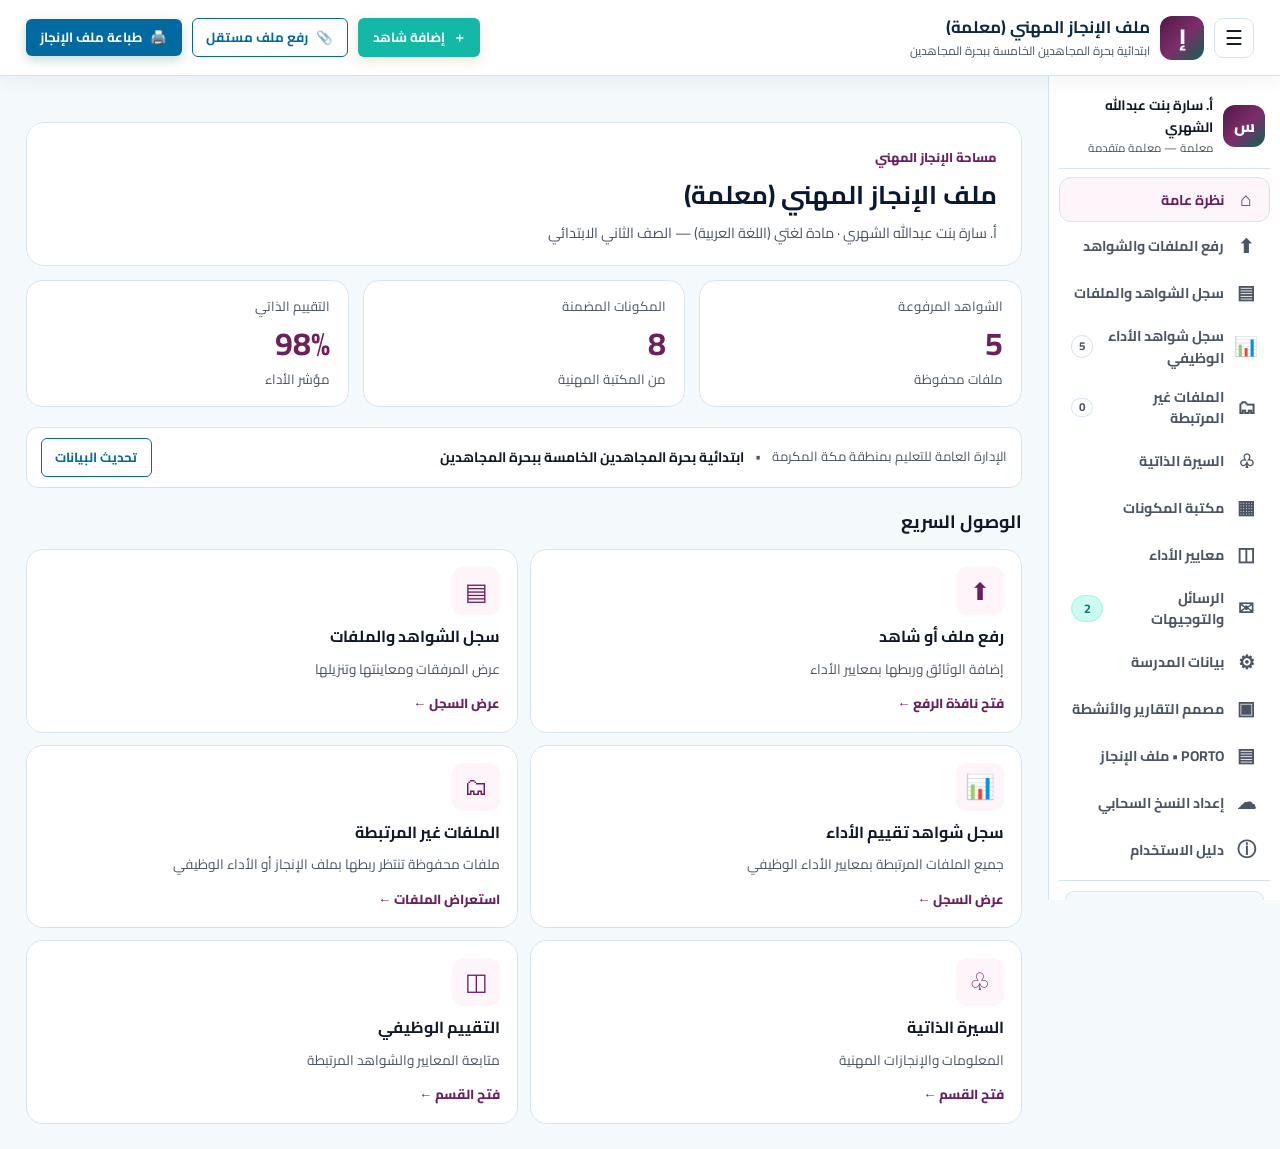
<file: ftm.html>
<!DOCTYPE html>
<html lang="ar" dir="rtl" data-design-model="model-2" data-gender-theme="female" data-lock-teacher-page="true">
<head>
  <meta charset="UTF-8" />
  <meta name="viewport" content="width=device-width, initial-scale=1.0" />
  <title>FTM | ملف الإنجاز المهني والأداء الوظيفي | معلمة مادة لغتي - الصف الثاني الابتدائي</title>
  <link rel="stylesheet" href="assets/css/core.css" />
  <link rel="stylesheet" href="assets/css/themes.css" />
  
  <link rel="stylesheet" href="assets/css/pages/user-dashboard.css" />
  <link rel="stylesheet" href="assets/css/pages/ftm.css?v=20261108-ftm-print-auto-v2" />
  <link rel="stylesheet" href="assets/css/pages/ftm-layout.css" />
  <link rel="stylesheet" href="assets/css/pages/ftm-unlinked-files.css?v=20261109-unlinked-auto-v4" />
  <link rel="stylesheet" href="assets/css/pages/ftm-performance-records.css?v=20261109-mobile-layout-v2" />
</head>
<body class="ftm-page ftm-sidebar-expanded">


  <header class="ftm-topbar no-print">
    <div class="ftm-brand">
      <button id="ftm-menu-toggle" class="ftm-menu-toggle" type="button" aria-label="تغيير عرض القائمة الجانبية" aria-controls="ftm-sidebar" aria-expanded="true" title="تغيير عرض القائمة: كامل، أيقونات، إخفاء">☰</button>
      <div class="ftm-mark" aria-hidden="true">إ</div>
      <div class="ftm-brand-text"><strong class="js-portfolio-dynamic-title">ملف الإنجاز المهني (معلمة)</strong><small class="js-user-school">المدرسة</small></div>
    </div>
    <div class="ftm-actions">
      <button type="button" class="btn btn-sm btn-accent" id="btn-add-portfolio-evidence">＋ <span>إضافة شاهد</span></button>
      <button type="button" class="btn btn-sm btn-outline" id="ftm-upload-unlinked" title="رفع ملف مستقل دون ربط" aria-label="رفع ملف مستقل دون ربط">📎 <span>رفع ملف مستقل</span></button>
      
      
      <a href="assets/hsp3/preview/itqan-print.html?v=20261109-toolbar-v1" class="btn btn-sm btn-primary" id="ftm-print-hsp3" title="طباعة ملف الإنجاز بمحرك HSP3 الجديد">🖨️ <span>طباعة ملف الإنجاز</span></a>
      
    </div>
  </header>
  <div id="ftm-menu-backdrop" class="ftm-menu-backdrop" hidden></div>
  <div class="ftm-shell">
    <aside class="ftm-sidebar no-print" id="ftm-sidebar" aria-label="قائمة التنقل">
      <div class="ftm-account"><span class="ftm-avatar js-user-initials">س</span><div class="ftm-account-details"><strong class="js-user-name">المعلمة</strong><small class="js-user-role-badge">معلمة</small></div></div>
      <nav class="ftm-nav" aria-label="أقسام ملف الإنجاز">
        <button type="button" class="ftm-nav-item active" data-workspace-tab="tab-overview" aria-current="page" title="نظرة عامة"><span aria-hidden="true">⌂</span><span class="ftm-nav-label">نظرة عامة</span></button>
        <button type="button" class="ftm-nav-item" data-ftm-panel="upload" title="رفع الملفات والشواهد"><span aria-hidden="true">⬆</span><span class="ftm-nav-label">رفع الملفات والشواهد</span></button>
        <button type="button" class="ftm-nav-item" data-ftm-panel="records" title="سجل الشواهد والملفات"><span aria-hidden="true">▤</span><span class="ftm-nav-label">سجل الشواهد والملفات</span></button>
        <button type="button" class="ftm-nav-item" data-ftm-panel="performance-records" title="سجل شواهد وملفات تقييم الأداء الوظيفي"><span aria-hidden="true">📊</span><span class="ftm-nav-label">سجل شواهد الأداء الوظيفي</span><span class="ftm-performance-nav-count" id="ftm-performance-nav-count">0</span></button>
        <button type="button" class="ftm-nav-item" data-workspace-tab="tab-unlinked-files" title="الملفات غير المرتبطة"><span aria-hidden="true">🗂</span><span class="ftm-nav-label">الملفات غير المرتبطة</span><span id="ftm-unlinked-nav-count" class="ftm-unlinked-nav-count" aria-label="عدد الملفات غير المرتبطة">0</span></button>
        <button type="button" class="ftm-nav-item" data-workspace-tab="tab-cv-card" title="السيرة الذاتية"><span aria-hidden="true">♧</span><span class="ftm-nav-label">السيرة الذاتية</span></button>
        <button type="button" class="ftm-nav-item" data-workspace-tab="tab-shared-library" title="مكتبة المكونات"><span aria-hidden="true">▦</span><span class="ftm-nav-label">مكتبة المكونات</span></button>
        <button type="button" class="ftm-nav-item" data-workspace-tab="tab-performance" title="معايير الأداء"><span aria-hidden="true">◫</span><span class="ftm-nav-label">معايير الأداء</span></button>
        <button type="button" class="ftm-nav-item" data-workspace-tab="tab-messages" title="الرسائل والتوجيهات"><span aria-hidden="true">✉</span><span class="ftm-nav-label">الرسائل والتوجيهات</span> <span class="badge badge-accent ftm-nav-count" id="unread-msg-count">2</span></button>
        <button type="button" class="ftm-nav-item" id="ftm-edit-school" title="تحديث بيانات المدرسة"><span aria-hidden="true">⚙</span><span class="ftm-nav-label">بيانات المدرسة</span></button>
        <a href="design_reports/index.html" class="ftm-nav-item" id="ftm-design-reports-link" style="display:none" title="فتح مصمم التقارير والأنشطة المستقل"><span aria-hidden="true">▣</span><span class="ftm-nav-label">مصمم التقارير والأنشطة</span></a>
        <a href="porto/index.html" class="ftm-nav-item" id="ftm-porto-link" style="display:none" title="فتح ملف الإنجاز المهني المستقل"><span aria-hidden="true">▤</span><span class="ftm-nav-label">PORTO • ملف الإنجاز</span></a>
        <button type="button" class="ftm-nav-item" id="ftm-cloud-settings" title="إعداد النسخ التلقائي إلى GitHub (عام أو خاص)"><span aria-hidden="true">☁</span><span class="ftm-nav-label">إعداد النسخ السحابي</span></button>
        <button type="button" class="ftm-nav-item" id="ftm-open-guide" title="دليل الاستخدام والخطوات"><span aria-hidden="true">ⓘ</span><span class="ftm-nav-label">دليل الاستخدام</span></button>
      </nav>
      <div class="ftm-sidebar-footer"><div id="ftm-auto-backup-status" class="ftm-auto-backup-status" role="status" aria-live="polite">◌ النسخ السحابي: محلي فقط</div><div class="ftm-last-update" id="ftm-last-update" role="status" aria-live="polite" title="تاريخ آخر نشر ناجح من GitHub Actions، مع مقارنة الالتزام المنشور بالفرع main"><span class="ftm-last-update-icon" aria-hidden="true">◷</span><span class="ftm-last-update-label">جارٍ التحقق من إصدار الصفحة المنشور...</span><button class="ftm-release-recheck" id="ftm-release-check" type="button" aria-label="التحقق من نشر أحدث إصدار" title="التحقق من نشر أحدث إصدار">↻</button></div></div>
    </aside>
    <main class="ftm-main">
      <div id="user-inline-alerts" class="page-alerts-stack" aria-live="polite"></div>
      <section id="tab-overview" class="workspace-section is-active">
        <div class="ftm-intro"><div><span class="ftm-eyebrow">مساحة الإنجاز المهني</span><h1 class="js-portfolio-dynamic-title">ملف الإنجاز المهني (معلمة)</h1><p><span class="js-user-name">المعلمة</span> · <span class="js-user-spec">المادة الدراسية</span></p></div>
          
          
        </div>
        <div class="ftm-stats">
          <div class="ftm-stat"><span>الشواهد المرفوعة</span><strong class="js-portfolio-count">0</strong><small>ملفات محفوظة</small></div>
          <div class="ftm-stat"><span>المكونات المضمنة</span><strong class="js-library-count">0</strong><small>من المكتبة المهنية</small></div>
          <div class="ftm-stat"><span>التقييم الذاتي</span><strong class="js-user-score">—</strong><small>مؤشر الأداء</small></div>
        </div>
        <div class="ftm-school-strip"><span id="ftm-education-display">الإدارة العامة للتعليم بمنطقة مكة المكرمة</span><span class="ftm-school-separator">•</span><strong id="ftm-school-display">ابتدائية بحرة المجاهدين الخامسة ببحرة المجاهدين</strong><button id="ftm-edit-school-inline" type="button" class="btn btn-sm btn-outline">تحديث البيانات</button></div>
        <h2 class="ftm-heading">الوصول السريع</h2>
        <div class="ftm-quick">
          <button type="button" class="ftm-quick-card" data-ftm-panel="upload"><span class="ftm-quick-icon">⬆</span><strong>رفع ملف أو شاهد</strong><small>إضافة الوثائق وربطها بمعايير الأداء</small><em>فتح نافذة الرفع ←</em></button>
          <button type="button" class="ftm-quick-card" data-ftm-panel="records"><span class="ftm-quick-icon">▤</span><strong>سجل الشواهد والملفات</strong><small>عرض المرفقات ومعاينتها وتنزيلها</small><em>عرض السجل ←</em></button>
          <button type="button" class="ftm-quick-card" data-ftm-panel="performance-records"><span class="ftm-quick-icon">📊</span><strong>سجل شواهد تقييم الأداء</strong><small>جميع الملفات المرتبطة بمعايير الأداء الوظيفي</small><em>عرض السجل ←</em></button>
          <button type="button" class="ftm-quick-card" data-workspace-tab="tab-unlinked-files"><span class="ftm-quick-icon">🗂</span><strong>الملفات غير المرتبطة</strong><small>ملفات محفوظة تنتظر ربطها بملف الإنجاز أو الأداء الوظيفي</small><em>استعراض الملفات ←</em></button>
          <button type="button" class="ftm-quick-card" data-workspace-tab="tab-cv-card"><span class="ftm-quick-icon">♧</span><strong>السيرة الذاتية</strong><small>المعلومات والإنجازات المهنية</small><em>فتح القسم ←</em></button>
          <button type="button" class="ftm-quick-card" data-workspace-tab="tab-performance"><span class="ftm-quick-icon">◫</span><strong>التقييم الوظيفي</strong><small>متابعة المعايير والشواهد المرتبطة</small><em>فتح القسم ←</em></button>
        </div>
      </section>
            <section id="tab-portfolio" class="workspace-section">
        <div class="card mb-3">
          <div class="card-header flex-wrap">
            <div>
              <h2 class="card-title">📤 مركز رفع الملفات والشواهد الفعلية للمعلمة (PDF, Word, Excel, الصور)</h2>
              <p class="text-muted" style="font-size:0.88rem;">
                ارفعي ملفاتكِ الفعلية من جهازكِ (أوراق عمل لغتي ثاني ابتدائي، خطط علاجية، تحاضير، شهادات، نتائج طالبات) وحددي معيار الأداء المرتبط بها:
              </p>
            </div>
            <span class="badge badge-gender">حفظ محلي فوري • نسخ سحابي تلقائي عند التفعيل</span>
          </div>

          <div class="upload-dropzone" id="direct-file-dropzone">
            <input type="file" id="direct-file-input" class="hidden" accept=".pdf,.doc,.docx,.xls,.xlsx,.ppt,.pptx,.png,.jpg,.jpeg" />
            <div style="font-size:2.1rem; margin-bottom:0.35rem;">📁</div>
            <h3 class="fw-extrabold mb-1" style="font-size:1.08rem; color:var(--gender-primary);">
              اضغطي هنا لاختيار ملف من جهازكِ أو اسحبي الملف وأفلتيه هنا
            </h3>
            <p class="text-muted" style="font-size:0.86rem;">
              يدعم ملفات: <code>PDF</code> ، <code>Word (.docx)</code> ، <code>Excel (.xlsx)</code> ، <code>PowerPoint</code> ، والصور (<code>PNG / JPG</code>)
            </p>
            <div class="mt-2">
              <span class="btn btn-sm btn-gender">اختيار ملف من الكمبيوتر وربطه بملف الإنجاز</span>
            </div>
          </div>
        </div>

        <div class="card">
          <div class="card-header flex-wrap">
            <div>
              <h2 class="card-title">
                <span>📂</span>
                <span>سجل الشواهد والملفات المرفوعة في ملف إنجاز المعلمة</span>
              </h2>
              <p class="text-muted" style="font-size:0.88rem;">
                جميع الشواهد الموثقة لمعلمة مادة لغتي (الصف الثاني الابتدائي) ومرتبطة بمعايير تقييم الأداء الوظيفي الـ 11
              </p>
            </div>
            <button type="button" class="btn btn-sm btn-primary" id="btn-open-evidence-modal-2">+ إضافة شاهد تفصيلي</button>
          </div>

          <div id="portfolio-items-grid" class="portfolio-sections-grid"></div>
        </div>
      </section>


            <!-- ====================================================================
           التبويب 2: بطاقة السيرة الذاتية المهنية للمعلمة (CV Card)
           ==================================================================== -->

      <section id="tab-unlinked-files" class="workspace-section">
        <div class="card ftm-unlinked-section">
          <div class="card-header flex-wrap">
            <div>
              <h2 class="card-title">🗂 الملفات غير المرتبطة</h2>
              <p class="text-muted">خزنة مؤقتة لتنظيم الملفات دون ربطها بالأداء الوظيفي أو ملف الإنجاز. يمكنك ربط أي ملف لاحقًا دون إعادة رفعه.</p>
            </div>
            <button type="button" class="btn btn-accent" id="ftm-upload-unlinked-in-section">＋ رفع ملف جديد</button>
          </div>
          <div class="ftm-unlinked-toolbar">
            <label for="ftm-unlinked-search" class="ftm-unlinked-search-label">البحث في الملفات</label>
            <input id="ftm-unlinked-search" class="form-control" type="search" placeholder="ابحثي باسم الملف أو عنوانه" autocomplete="off">
            <div class="ftm-unlinked-total" role="status" aria-live="polite">غير مرتبطة: <strong id="ftm-unlinked-count">0</strong></div>
          </div>
          <div id="ftm-unlinked-list" class="ftm-unlinked-grid" aria-live="polite"></div>
          <p class="ftm-unlinked-disclaimer">تُحفظ الملفات أولًا في IndexedDB، ويبدأ نسخها السحابي تلقائيًا عند تفعيل اتصال GitHub (عام أو خاص) دون الحاجة إلى ربطها بملف الإنجاز أو الأداء. يظهر وضع النسخ تحت كل ملف. تنبيه: الملفات المرفوعة إلى المستودع العام دون تشفير تصبح متاحة للجميع.</p>
        </div>
      </section>

      <section id="tab-cv-card" class="workspace-section">
        <div class="card">
          <div class="card-header flex-wrap">
            <div>
              <h2 class="card-title">
                <span>🪪</span>
                <span>بطاقة السيرة الذاتية المهنية للمعلمة</span>
                <span class="badge badge-gender">خاص بالمعلمة</span>
              </h2>
              <p class="text-muted" style="font-size:0.88rem;">
                تظهر هذه البطاقة في مطلع ملف الإنجاز المهني الرسمي عند المعاينة والطباعة، ويمكنكِ تعديل جميع حقولها وتخصيصها
              </p>
            </div>
            <div class="d-flex gap-2">
              <button type="button" class="btn btn-primary" id="btn-edit-cv-card">✏️ تحرير وتحديث بطاقة السيرة الذاتية</button>
              
            </div>
          </div>

          <div id="cv-card-display-container" class="cv-showcase-grid"></div>
        </div>
      </section>

      <!-- ====================================================================
           التبويب 3: مكتبة المكونات والوثائق الجاهزة (عامة / المرحلة الابتدائية / مادة لغتي)
           ==================================================================== -->
      <section id="tab-shared-library" class="workspace-section">
        <div class="card">
          <div class="card-header flex-wrap">
            <div>
              <h2 class="card-title">📚 مكتبة المكونات والوثائق الجاهزة للمعلمة</h2>
              <p class="text-muted" style="font-size:0.88rem;">
                مكونات جاهزة مقسمة حسب نطاقها: (عامة لكل المعلمات والمعلمين بالمملكة) و(خاصة بالمرحلة الابتدائية) و(خاصة بمادة لغتي الصف الثاني الابتدائي) و(خاصة بفئة المعلمة):
              </p>
            </div>
            <button type="button" class="btn btn-primary" id="btn-add-shared-component">+ إنشاء مكون أو وثيقة جديدة</button>
          </div>

          <div class="scope-filter-bar">
            <button type="button" class="scope-filter-btn active" data-lib-scope="ALL">
              🌟 جميع المكونات الجاهزة
            </button>
            <button type="button" class="scope-filter-btn" data-lib-scope="general">
              🇸🇦 عام (أهداف التعليم / مدونة السلوك / ميثاق الأخلاقيات)
            </button>
            <button type="button" class="scope-filter-btn" data-lib-scope="stage_primary">
              🏫 المرحلة الابتدائية (أهداف المرحلة وخصائص الصف الثاني)
            </button>
            <button type="button" class="scope-filter-btn" data-lib-scope="subject_lughati_g2">
              📖 مادة لغتي — الصف الثاني الابتدائي (الأهداف والمهارات)
            </button>
            <button type="button" class="scope-filter-btn" data-lib-scope="role_teacher">
              👩‍🏫 فئة المعلمة (دليل معايير الأداء)
            </button>
          </div>

          <div id="shared-library-grid" class="shared-lib-grid"></div>
        </div>
      </section>

      <!-- ====================================================================
           التبويب 4: معايير تقييم الأداء الوظيفي لفئة المعلمة وشروحاتها (11 معياراً)
           ==================================================================== -->
      <section id="tab-performance" class="workspace-section">
        <div class="card">
          <div class="card-header flex-wrap">
            <div>
              <h2 class="card-title">
                <span>📊</span>
                <span>معايير واستمارة تقييم الأداء الوظيفي لفئة المعلمة</span>
              </h2>
              <p class="text-muted" style="font-size:0.88rem;">
                البنود الـ 11 المعتمدة وزارياً لفئة المعلمة مع الشرح التفصيلي لكل معيار، ومؤشرات التحقق لمعلمة لغتي (الصف الثاني الابتدائي)، والشواهد المرفقة بكل معيار:
              </p>
            </div>
            <div class="d-flex align-center gap-3">
              <div class="text-center">
                <div class="text-muted" style="font-size:0.78rem;">الدرجة الموزونة الكلية</div>
                <div class="fw-extrabold text-primary" id="live-total-performance-score" style="font-size:1.55rem;">98%</div>
              </div>
              <button type="button" class="btn btn-outline" data-ftm-panel="performance-records">📂 سجل شواهد الأداء الوظيفي</button>
              <button type="button" class="btn btn-primary" id="btn-save-performance-eval">
                💾 حفظ واعتماد التقييم الذاتي للمعلمة
              </button>
            </div>
          </div>

          <div class="mb-3">
            <div class="d-flex justify-between mb-1" style="font-size:0.84rem; font-weight:700;">
              <span>مؤشر اكتمال معايير الأداء الوظيفي والشواهد المرفقة</span>
              <span>التقدير العام: ممتاز (98 / 100)</span>
            </div>
            <div class="progress-bar-wrap">
              <div class="progress-bar-fill" id="live-performance-progress" style="width:98%;"></div>
            </div>
          </div>

          <div id="criteria-list-container"></div>
        </div>
        <div class="card ftm-performance-records-card" id="ftm-performance-records-card">
          <div class="card-header flex-wrap">
            <div>
              <h3 class="card-title">📂 سجل الشواهد والملفات المرفوعة في تقييم الأداء الوظيفي</h3>
              <p class="text-muted">سجل مستقل للملفات المرتبطة بمعايير الأداء؛ مع معاينة PDF والصور داخل المتصفح دون رفع الملف مرة أخرى.</p>
            </div>
            <span class="badge badge-accent">عدد الملفات: <strong id="ftm-performance-files-count">0</strong></span>
          </div>
          <div class="ftm-performance-filter">
            <label for="ftm-performance-files-search">بحث في السجل</label>
            <input type="search" id="ftm-performance-files-search" class="form-control" placeholder="البحث في العنوان أو اسم الملف أو المعيار">
          </div>
          <div id="ftm-performance-evidence-list" class="ftm-performance-evidence-list" aria-live="polite"></div>
        </div>
      </section>

      <!-- ====================================================================
           التبويب 5: محرك الرسائل والمراسلات الداخلية للمعلمة
           ==================================================================== -->
      <section id="tab-messages" class="workspace-section">
        <div class="card">
          <div class="card-header flex-wrap">
            <div>
              <h2 class="card-title">✉️ صندوق الرسائل والتوجيهات التربوية للمعلمة</h2>
              <p class="text-muted" style="font-size:0.88rem;">
                المراسلات الرسمية والإشادات الواردة لمعلمة مادة لغتي من إدارة المدرسة والمنصة المركزية
              </p>
            </div>
            <button type="button" class="btn btn-primary" id="btn-user-compose-msg">
              + إرسال رسالة جديدة
            </button>
          </div>

          <div id="user-messages-list"></div>
        </div>
      </section>

    </main>
  </div>
  <script src="assets/js/core/engines.js"></script>
  <script src="assets/js/pages/ftm.js?v=20261109-public-preview-v3"></script>
  <script src="assets/js/pages/ftm-cloud-merge.js?v=20261109-merge-v1"></script>
  <script src="assets/js/pages/ftm-auto-sync.js?v=20261109-merge-v1"></script>
  <script src="assets/js/pages/ftm-dashboard.js?v=20261109-file-view-v2"></script>
  <script src="assets/js/pages/ftm-performance-records.js?v=20261109-perf-records-v1"></script>
  <script src="assets/js/pages/ftm-unlinked-files.js?v=20261109-unlinked-auto-v4"></script>
</body>
</html>
</file>
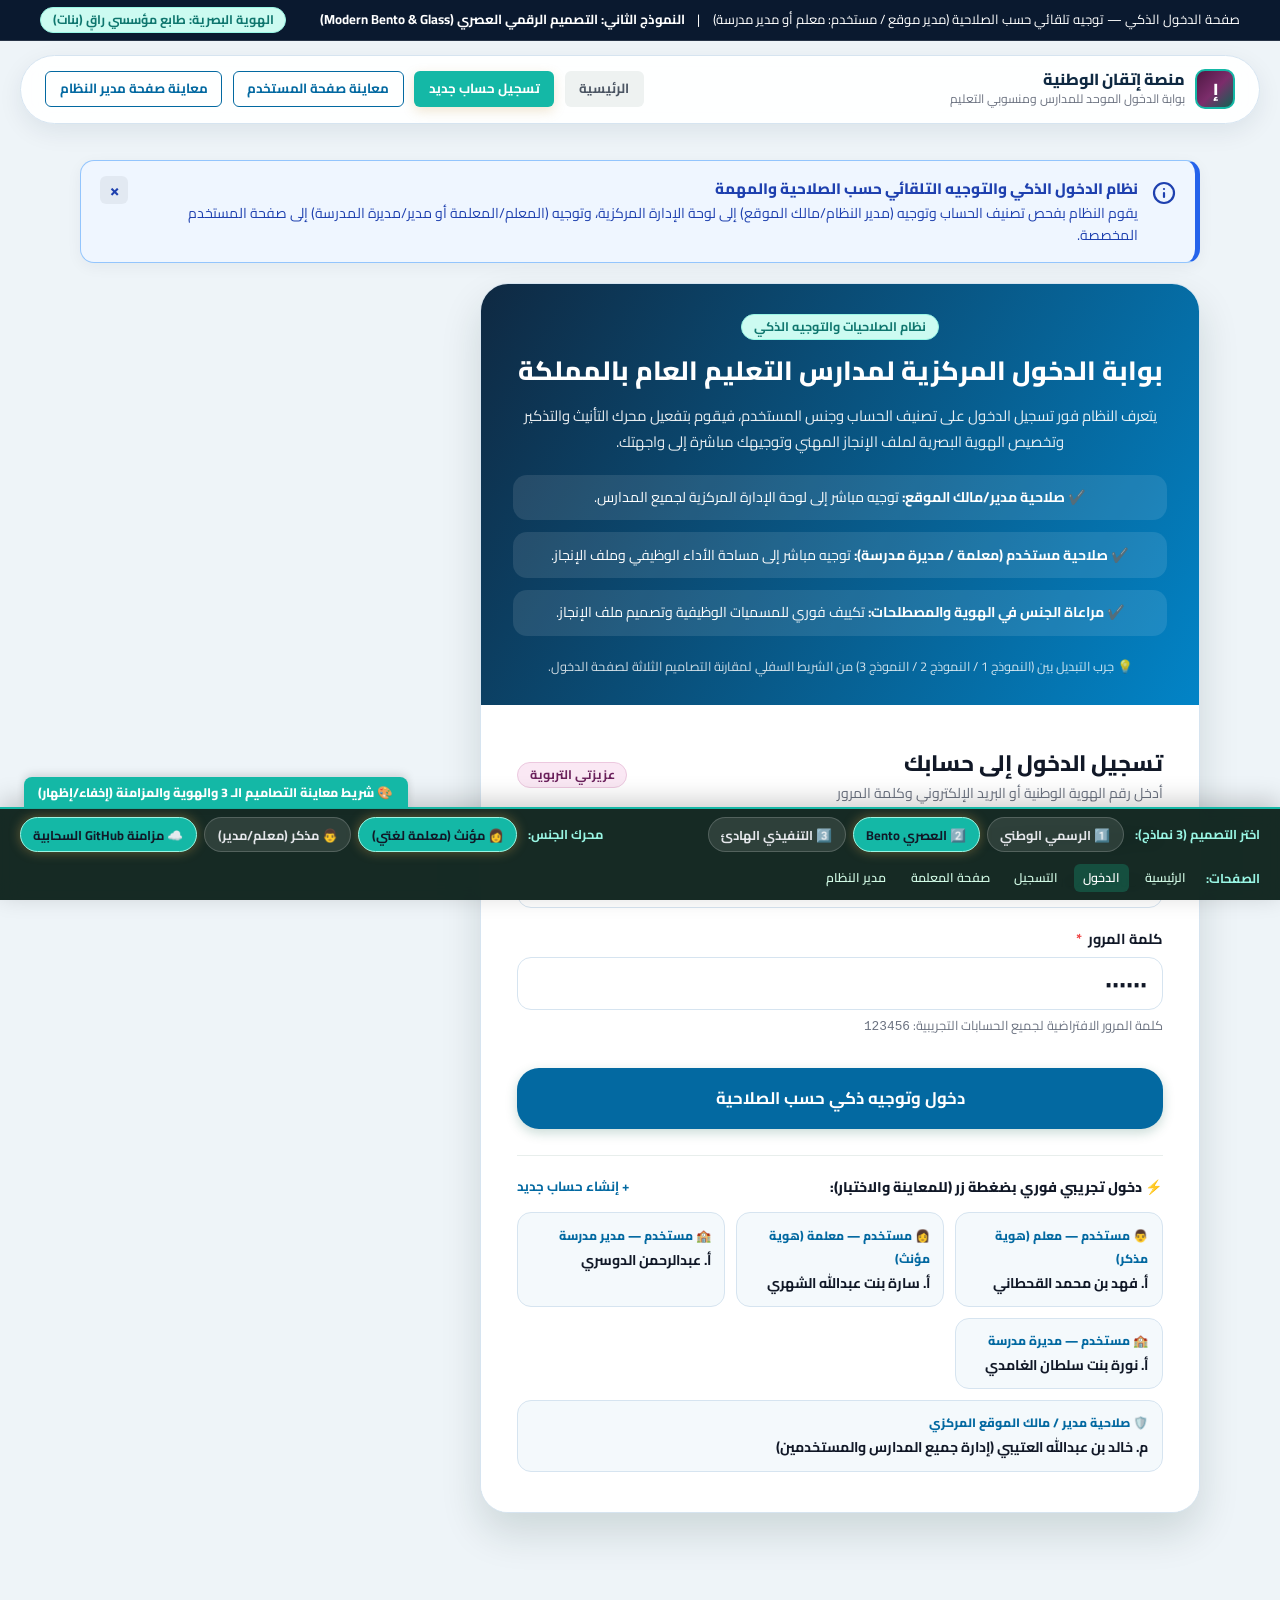
<file: login.html>
<!DOCTYPE html>
<html lang="ar" dir="rtl" data-design-model="model-1" data-gender-theme="male">
<head>
  <meta charset="UTF-8" />
  <meta name="viewport" content="width=device-width, initial-scale=1.0" />
  <title>تسجيل الدخول الذكي | منصة إتقان للأداء الوظيفي وملف الإنجاز</title>
  <link rel="stylesheet" href="assets/css/core.css" />
  <link rel="stylesheet" href="assets/css/themes.css" />
  <link rel="stylesheet" href="assets/css/print.css" />
  <link rel="stylesheet" href="assets/css/pages/auth.css" />
</head>
<body>

  <!-- شريط النموذج النشط -->
  <div class="model-indicator-ribbon no-print">
    <div class="container d-flex align-center justify-between flex-wrap gap-2">
      <div>
        <span>صفحة الدخول الذكي — توجيه تلقائي حسب الصلاحية (مدير موقع / مستخدم: معلم أو مدير مدرسة)</span>
        <span style="margin-inline: 0.6rem;">|</span>
        <strong data-active-model-name>النموذج الأول: الهوية الوطنية الرسمية</strong>
      </div>
      <span class="badge badge-accent" data-gender-key="identity_badge">الهوية البصرية: طابع رسمي (بنين)</span>
    </div>
  </div>

  <!-- القائمة العلوية -->
  <header class="site-navbar no-print">
    <div class="container d-flex align-center justify-between flex-wrap gap-3" style="padding-block: 0.85rem;">
      <a href="index.html" class="d-flex align-center gap-2">
        <div style="width:40px; height:40px; border-radius:10px; background:var(--gender-gradient); color:#fff; display:flex; align-items:center; justify-content:center; font-weight:900; border:2px solid var(--accent-500);">إ</div>
        <div>
          <div class="fw-extrabold" style="color:var(--primary-800); line-height:1.2;">منصة إتقان الوطنية</div>
          <div class="text-muted" style="font-size:0.76rem;">بوابة الدخول الموحد للمدارس ومنسوبي التعليم</div>
        </div>
      </a>

      <nav class="d-flex align-center gap-2 flex-wrap">
        <a href="index.html" class="btn btn-sm btn-ghost">الرئيسية</a>
        <a href="register.html" class="btn btn-sm btn-accent">تسجيل حساب جديد</a>
        <a href="user-dashboard.html" class="btn btn-sm btn-outline">معاينة صفحة المستخدم</a>
        <a href="admin-dashboard.html" class="btn btn-sm btn-outline">معاينة صفحة مدير النظام</a>
      </nav>
    </div>
  </header>

  <main class="auth-page-wrapper">
    <div style="width:100%; max-width:1120px;">
      <!-- حاوية الرسائل الداخلية الموحدة مع زر X للإغلاق -->
      <div id="auth-inline-alerts" class="page-alerts-stack"></div>

      <!-- حاوية تسجيل الدخول التي تتبدل هندسياً بين النماذج الـ 3 -->
      <div class="auth-container">
        <!-- الجانب البصري التعريفي -->
        <div class="auth-visual-side">
          <div>
            <span class="badge badge-accent mb-2">نظام الصلاحيات والتوجيه الذكي</span>
            <h1 class="fw-extrabold mb-2" style="font-size:1.65rem; line-height:1.4;">
              بوابة الدخول المركزية لمدارس التعليم العام بالمملكة
            </h1>
            <p style="font-size:0.93rem; opacity:0.9; line-height:1.75;" class="mb-3">
              يتعرف النظام فور تسجيل الدخول على تصنيف الحساب وجنس المستخدم، فيقوم بتفعيل محرك التأنيث والتذكير وتخصيص الهوية البصرية لملف الإنجاز المهني وتوجيهك مباشرة إلى واجهتك.
            </p>
          </div>

          <div class="auth-benefits-list d-flex flex-column gap-2" style="font-size:0.88rem;">
            <div style="background:rgba(255,255,255,0.1); padding:0.7rem 1rem; border-radius:var(--radius-sm);">
              ✔️ <strong>صلاحية مدير/مالك الموقع:</strong> توجيه مباشر إلى لوحة الإدارة المركزية لجميع المدارس.
            </div>
            <div style="background:rgba(255,255,255,0.1); padding:0.7rem 1rem; border-radius:var(--radius-sm);">
              ✔️ <strong>صلاحية مستخدم (<span data-gender-key="teacher">معلم</span> / <span data-gender-key="principal">مدير مدرسة</span>):</strong> توجيه مباشر إلى مساحة الأداء الوظيفي وملف الإنجاز.
            </div>
            <div style="background:rgba(255,255,255,0.1); padding:0.7rem 1rem; border-radius:var(--radius-sm);">
              ✔️ <strong>مراعاة الجنس في الهوية والمصطلحات:</strong> تكييف فوري للمسميات الوظيفية وتصميم ملف الإنجاز.
            </div>
          </div>

          <div class="mt-3" style="font-size:0.8rem; opacity:0.8;">
            💡 جرب التبديل بين (النموذج 1 / النموذج 2 / النموذج 3) من الشريط السفلي لمقارنة التصاميم الثلاثة لصفحة الدخول.
          </div>
        </div>

        <!-- جانب نموذج الدخول والحسابات التجريبية الجاهزة -->
        <div class="auth-form-side">
          <div class="d-flex align-center justify-between flex-wrap gap-2 mb-3">
            <div>
              <h2 class="fw-extrabold" style="font-size:1.4rem;">تسجيل الدخول إلى حسابك</h2>
              <p class="text-muted" style="font-size:0.88rem;">أدخل رقم الهوية الوطنية أو البريد الإلكتروني وكلمة المرور</p>
            </div>
            <span class="badge badge-gender" data-gender-key="dear_educator">عزيزي التربوي</span>
          </div>

          <form id="login-form">
            <div class="form-group">
              <label class="form-label" for="login-identifier">رقم الهوية الوطنية أو البريد الإلكتروني <span class="required">*</span></label>
              <input
                type="text"
                id="login-identifier"
                class="form-control"
                placeholder="مثال: 1020304050 أو fahad@itqan.edu.sa"
                value="1020304050"
                required
              />
            </div>

            <div class="form-group">
              <label class="form-label" for="login-password">كلمة المرور <span class="required">*</span></label>
              <input
                type="password"
                id="login-password"
                class="form-control"
                placeholder="••••••••"
                value="123456"
                required
              />
              <div class="form-hint">كلمة المرور الافتراضية لجميع الحسابات التجريبية: <code>123456</code></div>
            </div>

            <button type="submit" class="btn btn-primary btn-lg w-100 mt-2">
              دخول وتوجيه ذكي حسب الصلاحية
            </button>
          </form>

          <!-- قسم الدخول السريع بضغطة واحدة لاختبار جميع الأدوار والجنسين -->
          <div style="margin-top:1.6rem; padding-top:1.25rem; border-top:1px solid var(--border-light);">
            <div class="d-flex align-center justify-between mb-1">
              <span class="fw-extrabold" style="font-size:0.88rem;">⚡ دخول تجريبي فوري بضغطة زر (للمعاينة والاختبار):</span>
              <a href="register.html" style="font-size:0.83rem; font-weight:700;">+ إنشاء حساب جديد</a>
            </div>

            <div class="demo-accounts-grid">
              <button type="button" class="demo-account-btn" data-demo-login="usr-teacher-m1">
                <span class="demo-account-role">👨 مستخدم — معلم (هوية مذكر)</span>
                <span class="demo-account-name">أ. فهد بن محمد القحطاني</span>
              </button>

              <button type="button" class="demo-account-btn" data-demo-login="usr-teacher-f1">
                <span class="demo-account-role">👩 مستخدم — معلمة (هوية مؤنث)</span>
                <span class="demo-account-name">أ. سارة بنت عبدالله الشهري</span>
              </button>

              <button type="button" class="demo-account-btn" data-demo-login="usr-principal-m1">
                <span class="demo-account-role">🏫 مستخدم — مدير مدرسة</span>
                <span class="demo-account-name">أ. عبدالرحمن الدوسري</span>
              </button>

              <button type="button" class="demo-account-btn" data-demo-login="usr-principal-f1">
                <span class="demo-account-role">🏫 مستخدم — مديرة مدرسة</span>
                <span class="demo-account-name">أ. نورة بنت سلطان الغامدي</span>
              </button>

              <button type="button" class="demo-account-btn" data-demo-login="usr-admin-1" style="grid-column: 1 / -1;">
                <span class="demo-account-role">🛡️ صلاحية مدير / مالك الموقع المركزي</span>
                <span class="demo-account-name">م. خالد بن عبدالله العتيبي (إدارة جميع المدارس والمستخدمين)</span>
              </button>
            </div>
          </div>
        </div>
      </div>
    </div>
  </main>

  <script src="assets/js/core/engines.js"></script>
  <script src="assets/js/pages/auth.js"></script>
</body>
</html>
</file>
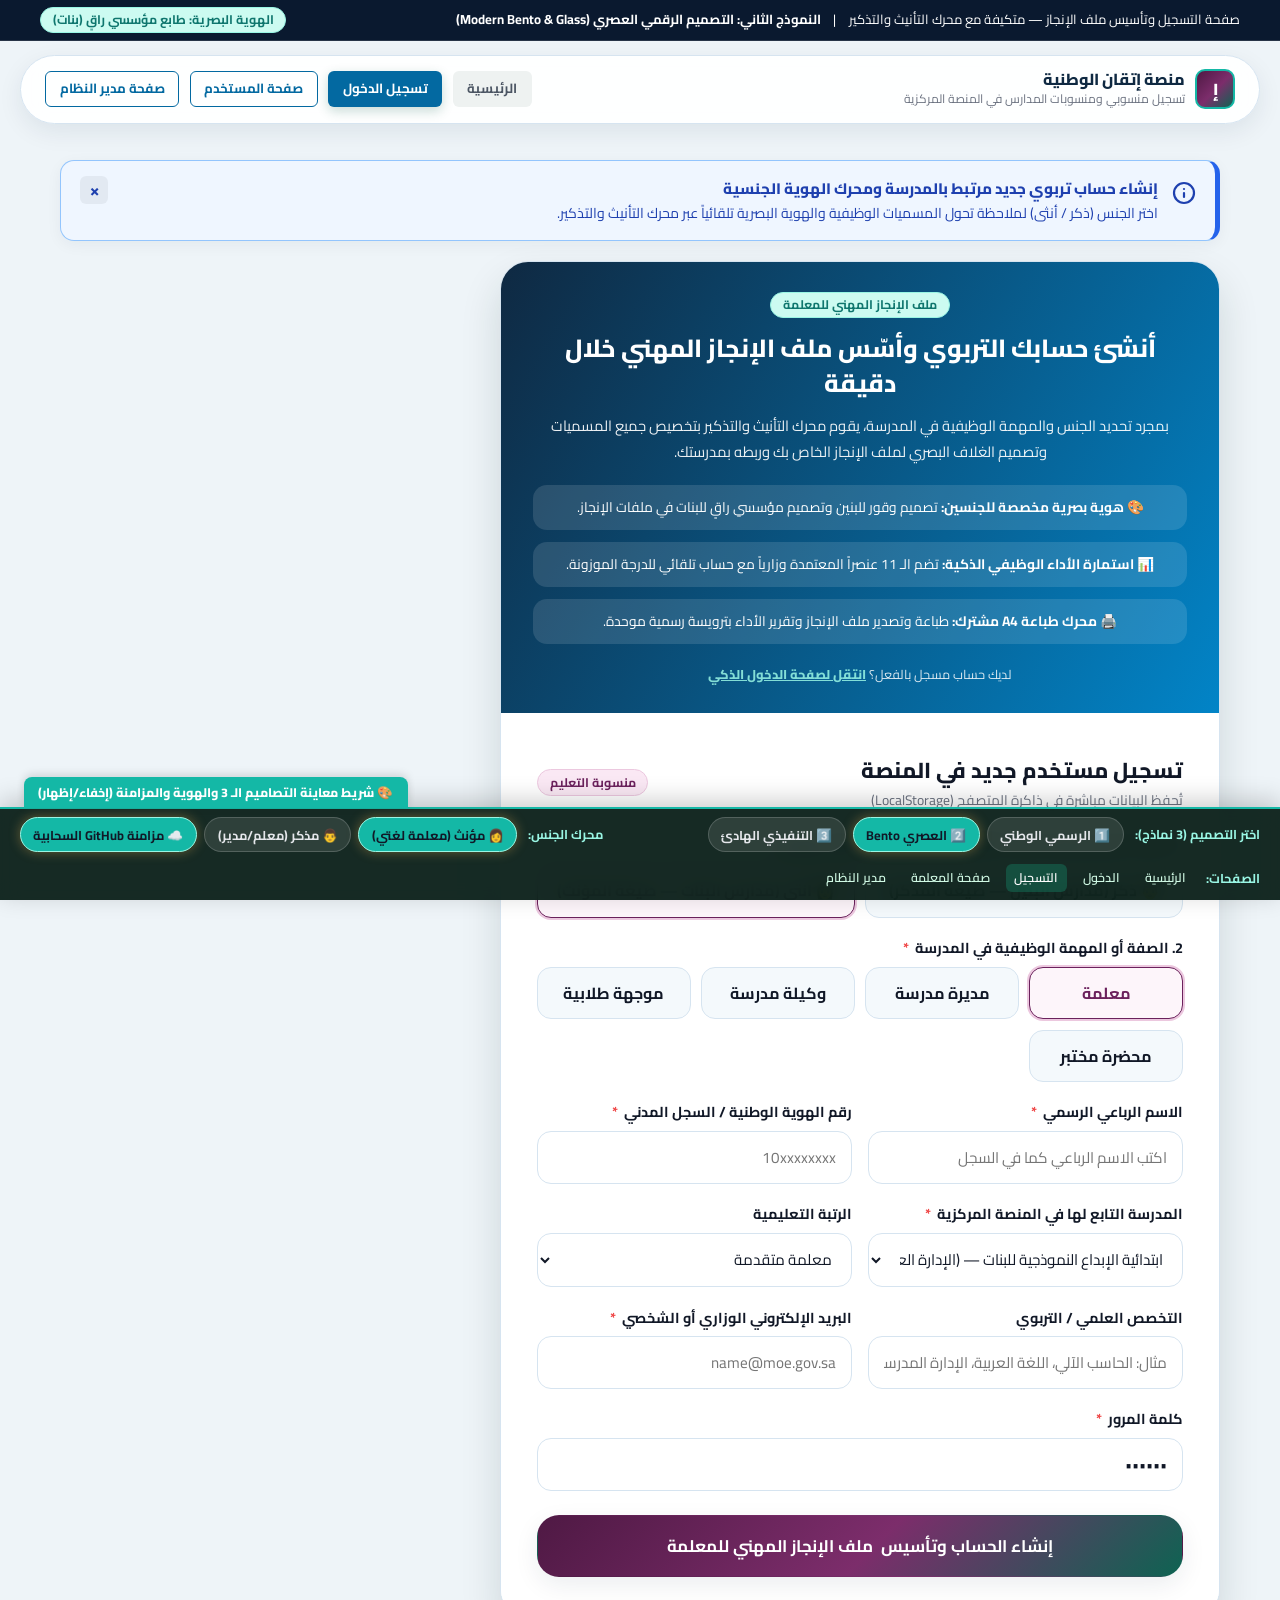
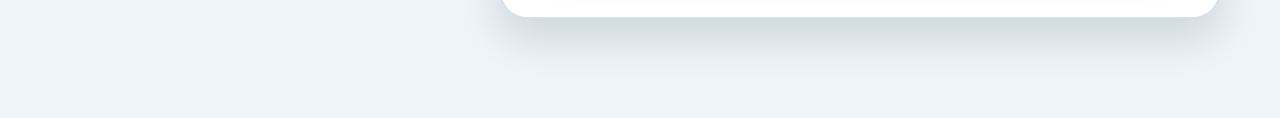
<file: register.html>
<!DOCTYPE html>
<html lang="ar" dir="rtl" data-design-model="model-1" data-gender-theme="male">
<head>
  <meta charset="UTF-8" />
  <meta name="viewport" content="width=device-width, initial-scale=1.0" />
  <title>تسجيل حساب جديد وتأسيس ملف الإنجاز | منصة إتقان الوطنية</title>
  <link rel="stylesheet" href="assets/css/core.css" />
  <link rel="stylesheet" href="assets/css/themes.css" />
  <link rel="stylesheet" href="assets/css/print.css" />
  <link rel="stylesheet" href="assets/css/pages/auth.css" />
</head>
<body>

  <!-- شريط النموذج النشط -->
  <div class="model-indicator-ribbon no-print">
    <div class="container d-flex align-center justify-between flex-wrap gap-2">
      <div>
        <span>صفحة التسجيل وتأسيس ملف الإنجاز — متكيفة مع محرك التأنيث والتذكير</span>
        <span style="margin-inline: 0.6rem;">|</span>
        <strong data-active-model-name>النموذج الأول: الهوية الوطنية الرسمية</strong>
      </div>
      <span class="badge badge-accent" data-gender-key="identity_badge">الهوية البصرية: طابع رسمي (بنين)</span>
    </div>
  </div>

  <!-- القائمة العلوية -->
  <header class="site-navbar no-print">
    <div class="container d-flex align-center justify-between flex-wrap gap-3" style="padding-block: 0.85rem;">
      <a href="index.html" class="d-flex align-center gap-2">
        <div style="width:40px; height:40px; border-radius:10px; background:var(--gender-gradient); color:#fff; display:flex; align-items:center; justify-content:center; font-weight:900; border:2px solid var(--accent-500);">إ</div>
        <div>
          <div class="fw-extrabold" style="color:var(--primary-800); line-height:1.2;">منصة إتقان الوطنية</div>
          <div class="text-muted" style="font-size:0.76rem;">تسجيل منسوبي ومنسوبات المدارس في المنصة المركزية</div>
        </div>
      </a>

      <nav class="d-flex align-center gap-2 flex-wrap">
        <a href="index.html" class="btn btn-sm btn-ghost">الرئيسية</a>
        <a href="login.html" class="btn btn-sm btn-primary">تسجيل الدخول</a>
        <a href="user-dashboard.html" class="btn btn-sm btn-outline">صفحة المستخدم</a>
        <a href="admin-dashboard.html" class="btn btn-sm btn-outline">صفحة مدير النظام</a>
      </nav>
    </div>
  </header>

  <main class="auth-page-wrapper">
    <div style="width:100%; max-width:1160px;">
      <!-- حاوية الرسائل الداخلية الموحدة مع زر X للإغلاق -->
      <div id="auth-inline-alerts" class="page-alerts-stack"></div>

      <div class="auth-container">
        <!-- الجانب التعريفي البصري -->
        <div class="auth-visual-side">
          <div>
            <span class="badge badge-accent mb-2" data-gender-key="portfolio_main_title">ملف الإنجاز المهني للمعلم</span>
            <h1 class="fw-extrabold mb-2" style="font-size:1.55rem; line-height:1.4;">
              أنشئ حسابك التربوي وأسّس ملف الإنجاز المهني خلال دقيقة
            </h1>
            <p style="font-size:0.92rem; opacity:0.92; line-height:1.75;" class="mb-3">
              بمجرد تحديد الجنس والمهمة الوظيفية في المدرسة، يقوم محرك التأنيث والتذكير بتخصيص جميع المسميات وتصميم الغلاف البصري لملف الإنجاز الخاص بك وربطه بمدرستك.
            </p>
          </div>

          <div class="auth-benefits-list d-flex flex-column gap-2" style="font-size:0.86rem;">
            <div style="background:rgba(255,255,255,0.12); padding:0.7rem 1rem; border-radius:var(--radius-sm);">
              🎨 <strong>هوية بصرية مخصصة للجنسين:</strong> تصميم وقور للبنين وتصميم مؤسسي راقٍ للبنات في ملفات الإنجاز.
            </div>
            <div style="background:rgba(255,255,255,0.12); padding:0.7rem 1rem; border-radius:var(--radius-sm);">
              📊 <strong>استمارة الأداء الوظيفي الذكية:</strong> تضم الـ 11 عنصراً المعتمدة وزارياً مع حساب تلقائي للدرجة الموزونة.
            </div>
            <div style="background:rgba(255,255,255,0.12); padding:0.7rem 1rem; border-radius:var(--radius-sm);">
              🖨️ <strong>محرك طباعة A4 مشترك:</strong> طباعة وتصدير ملف الإنجاز وتقرير الأداء بترويسة رسمية موحدة.
            </div>
          </div>

          <div class="mt-3" style="font-size:0.8rem; opacity:0.85;">
            لديك حساب مسجل بالفعل؟ <a href="login.html" style="color:var(--accent-200); font-weight:800; text-decoration:underline;">انتقل لصفحة الدخول الذكي</a>
          </div>
        </div>

        <!-- جانب نموذج التسجيل -->
        <div class="auth-form-side">
          <div class="d-flex align-center justify-between flex-wrap gap-2 mb-3">
            <div>
              <h2 class="fw-extrabold" style="font-size:1.35rem;">تسجيل مستخدم جديد في المنصة</h2>
              <p class="text-muted" style="font-size:0.86rem;">تُحفظ البيانات مباشرة في ذاكرة المتصفح (LocalStorage)</p>
            </div>
            <span class="badge badge-gender" data-gender-key="employee">منسوب التعليم</span>
          </div>

          <form id="register-form">
            <!-- اختيار الجنس لتفعيل محرك التأنيث والتذكير والهوية البصرية -->
            <div class="form-group">
              <label class="form-label">1. تحديد الجنس (يضبط محرك التأنيث والتذكير وهوية ملف الإنجاز) <span class="required">*</span></label>
              <div class="grid grid-2 gap-2">
                <button type="button" class="selector-card-option active" data-reg-gender="male">
                  👨 ذكر (مدارس البنين — صيغة المذكر)
                </button>
                <button type="button" class="selector-card-option" data-reg-gender="female">
                  👩 أنثى (مدارس البنات — صيغة المؤنث)
                </button>
              </div>
            </div>

            <!-- اختيار المسمى الوظيفي الذي يمر عبر محرك التأنيث والتذكير -->
            <div class="form-group">
              <label class="form-label">2. الصفة أو المهمة الوظيفية في المدرسة <span class="required">*</span></label>
              <div class="selector-pills-grid">
                <div class="selector-card-option active" data-reg-role="teacher">
                  <span data-gender-key="teacher">معلم</span>
                </div>
                <div class="selector-card-option" data-reg-role="principal">
                  <span data-gender-key="principal">مدير مدرسة</span>
                </div>
                <div class="selector-card-option" data-reg-role="vice_principal">
                  <span data-gender-key="vice_principal">وكيل مدرسة</span>
                </div>
                <div class="selector-card-option" data-reg-role="counselor">
                  <span data-gender-key="counselor">موجه طلابي</span>
                </div>
                <div class="selector-card-option" data-reg-role="lab_prep">
                  <span data-gender-key="lab_prep">محضر مختبر</span>
                </div>
              </div>
            </div>

            <div class="grid grid-2 gap-3">
              <div class="form-group">
                <label class="form-label" for="reg-name">الاسم الرباعي الرسمي <span class="required">*</span></label>
                <input type="text" id="reg-name" class="form-control" placeholder="اكتب الاسم الرباعي كما في السجل" required />
              </div>
              <div class="form-group">
                <label class="form-label" for="reg-national-id">رقم الهوية الوطنية / السجل المدني <span class="required">*</span></label>
                <input type="text" id="reg-national-id" class="form-control" placeholder="10xxxxxxxx" maxlength="10" required />
              </div>
            </div>

            <div class="grid grid-2 gap-3">
              <div class="form-group">
                <label class="form-label" for="reg-school">المدرسة التابع لها في المنصة المركزية <span class="required">*</span></label>
                <select id="reg-school" class="form-select" required></select>
              </div>
              <div class="form-group">
                <label class="form-label" for="reg-rank">الرتبة التعليمية</label>
                <select id="reg-rank" class="form-select">
                  <option value="ممارس" data-male="معلم ممارس" data-female="معلمة ممارسة">معلم ممارس</option>
                  <option value="متقدم" data-male="معلم متقدم" data-female="معلمة متقدمة" selected>معلم متقدم</option>
                  <option value="خبير" data-male="معلم خبير" data-female="معلمة خبيرة">معلم خبير</option>
                  <option value="قيادة مدرسية" data-male="قيادي مدرسي معتمد" data-female="قيادية مدرسية معتمدة">قيادي مدرسي معتمد</option>
                </select>
              </div>
            </div>

            <div class="grid grid-2 gap-3">
              <div class="form-group">
                <label class="form-label" for="reg-specialization">التخصص العلمي / التربوي</label>
                <input type="text" id="reg-specialization" class="form-control" placeholder="مثال: الحاسب الآلي، اللغة العربية، الإدارة المدرسية" />
              </div>
              <div class="form-group">
                <label class="form-label" for="reg-email">البريد الإلكتروني الوزاري أو الشخصي <span class="required">*</span></label>
                <input type="email" id="reg-email" class="form-control" placeholder="name@moe.gov.sa" required />
              </div>
            </div>

            <div class="form-group">
              <label class="form-label" for="reg-password">كلمة المرور <span class="required">*</span></label>
              <input type="password" id="reg-password" class="form-control" placeholder="اختر كلمة مرور آمنة" value="123456" required />
            </div>

            <button type="submit" class="btn btn-gender btn-lg w-100 mt-1">
              إنشاء الحساب وتأسيس <span data-gender-key="portfolio_main_title">ملف الإنجاز المهني للمعلم</span>
            </button>
          </form>
        </div>
      </div>
    </div>
  </main>

  <script src="assets/js/core/engines.js"></script>
  <script src="assets/js/pages/auth.js"></script>
</body>
</html>
</file>
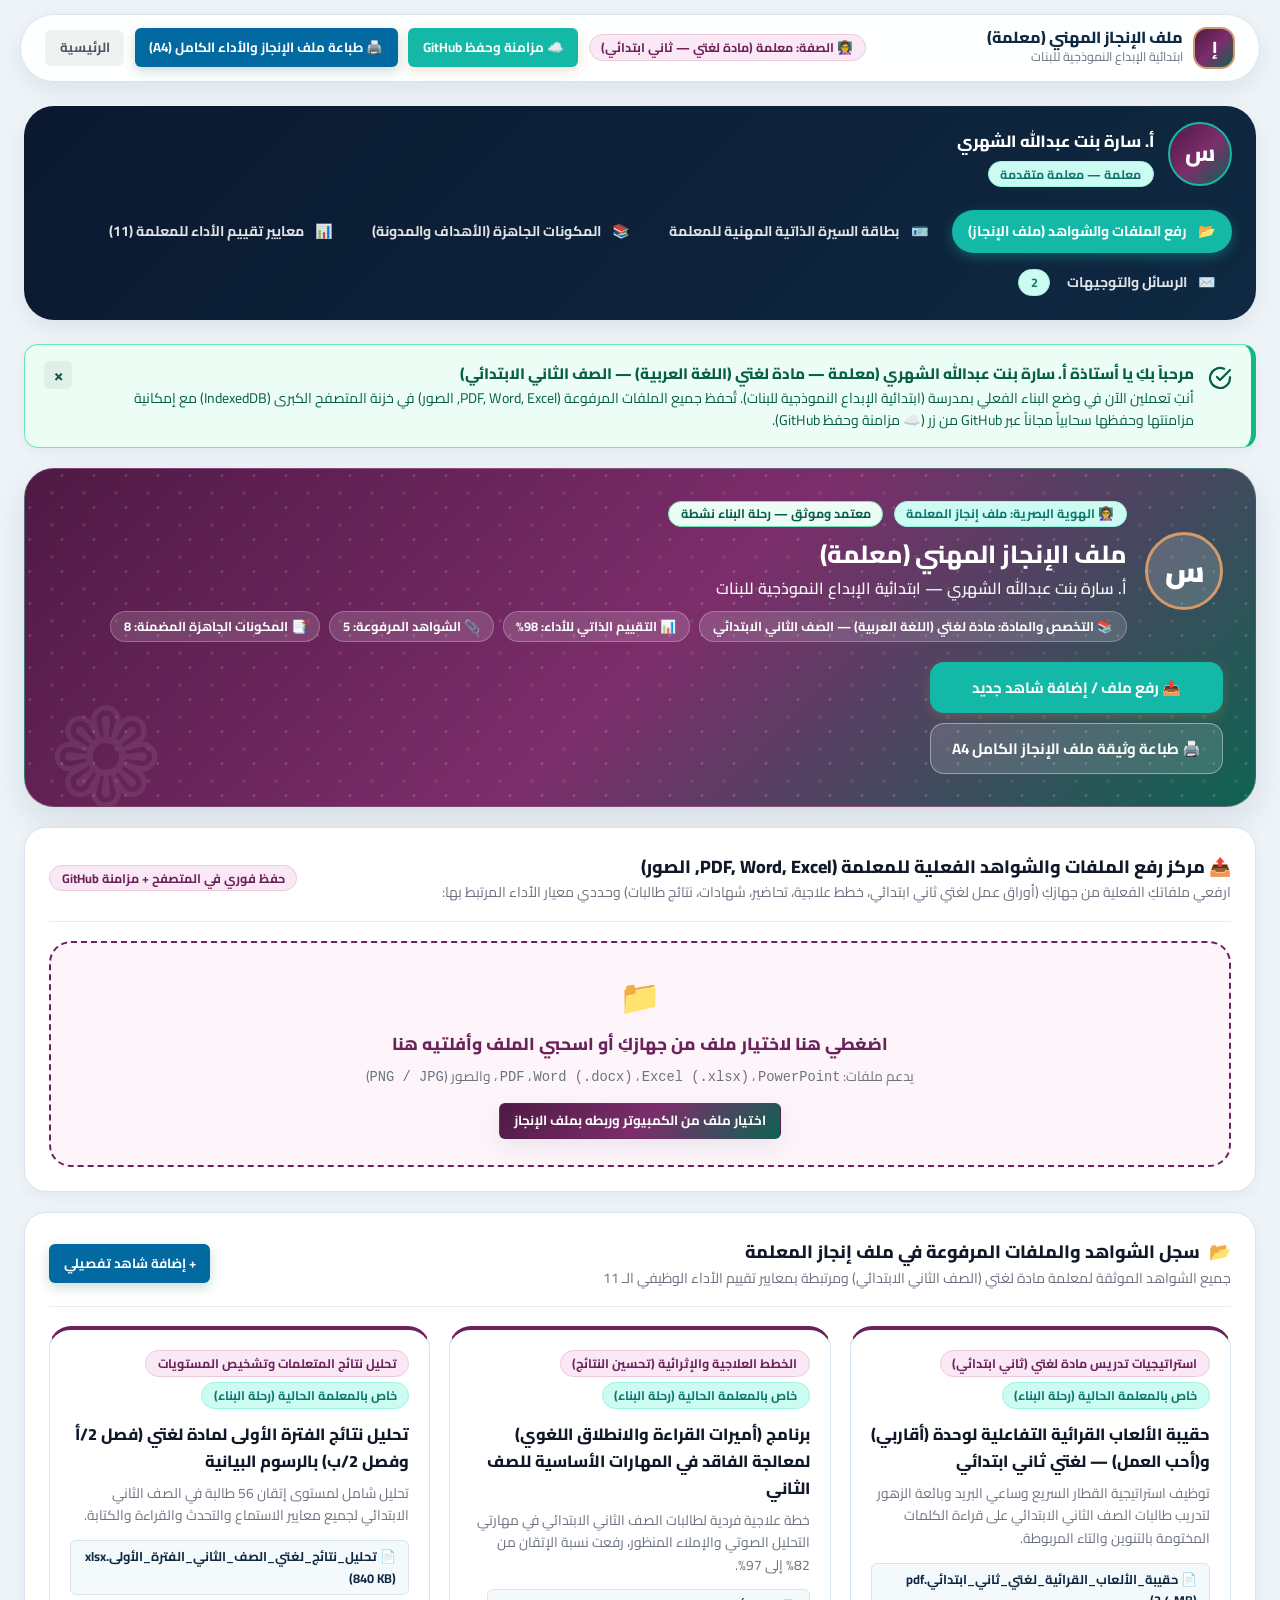
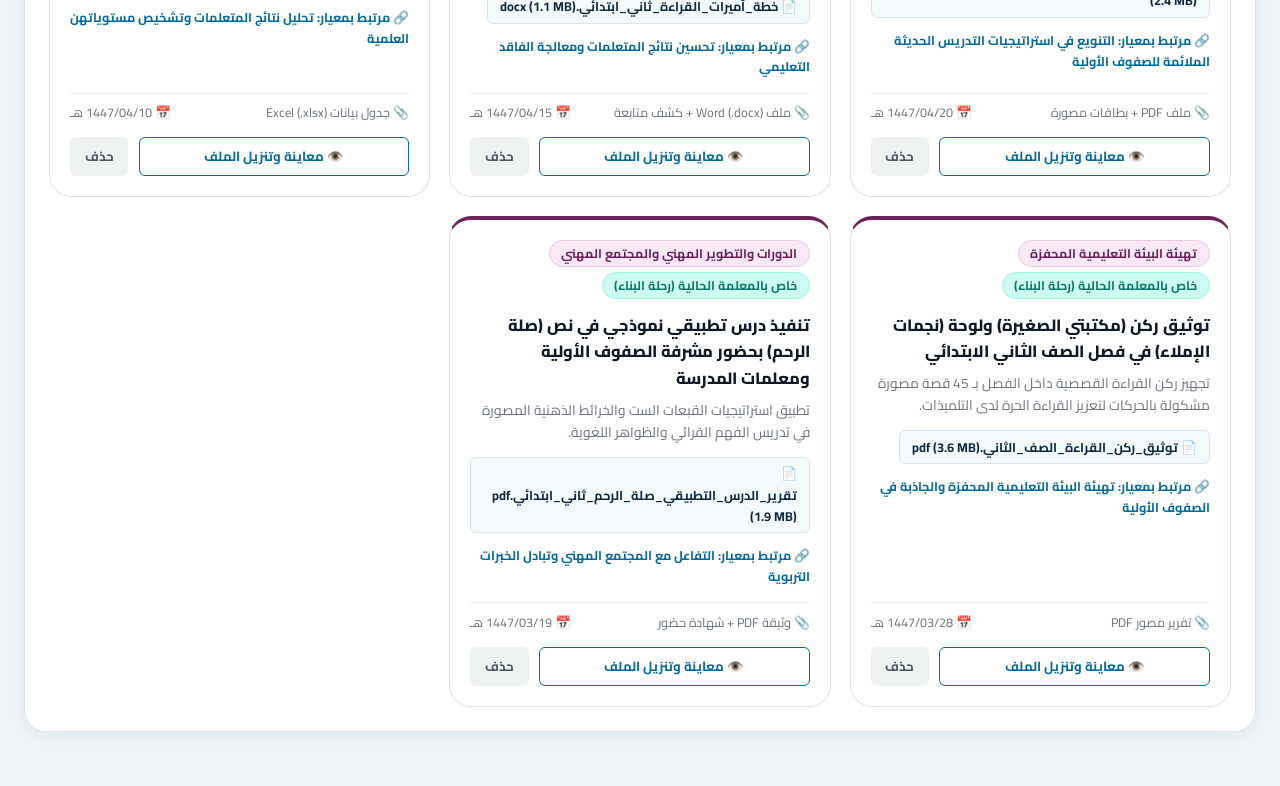
<file: user-dashboard.html>
<!DOCTYPE html>
<html lang="ar" dir="rtl" data-design-model="model-2" data-gender-theme="female" data-lock-teacher-page="true">
<head>
  <meta charset="UTF-8" />
  <meta name="viewport" content="width=device-width, initial-scale=1.0" />
  <title>ملف الإنجاز المهني والأداء الوظيفي | معلمة مادة لغتي - الصف الثاني الابتدائي</title>
  <link rel="stylesheet" href="assets/css/core.css" />
  <link rel="stylesheet" href="assets/css/themes.css" />
  <link rel="stylesheet" href="assets/css/print.css" />
  <link rel="stylesheet" href="assets/css/pages/user-dashboard.css" />
</head>
<body style="padding-bottom: 2rem;">

  <!-- الشريط العلوي العصري الخاص بصفحة المعلمة -->
  <header class="site-navbar no-print">
    <div class="container d-flex align-center justify-between flex-wrap gap-3" style="padding-block: 0.75rem;">
      <a href="user-dashboard.html" class="d-flex align-center gap-2">
        <div style="width:42px; height:42px; border-radius:14px; background:var(--gender-gradient); color:#fff; display:flex; align-items:center; justify-content:center; font-weight:900; border:2px solid var(--gender-accent);">إ</div>
        <div>
          <div class="fw-extrabold js-portfolio-dynamic-title" style="color:var(--primary-800); line-height:1.2;">ملف الإنجاز المهني للمعلمة</div>
          <div class="text-muted js-user-school" style="font-size:0.78rem;">ابتدائية الإبداع النموذجية للبنات — مادة لغتي (الصف الثاني الابتدائي)</div>
        </div>
      </a>

      <div class="d-flex align-center gap-2 flex-wrap">
        <span class="badge badge-gender">👩‍🏫 الصفة: معلمة (مادة لغتي — ثاني ابتدائي)</span>
        <button type="button" class="btn btn-sm btn-accent" id="btn-open-github-sync">☁️ مزامنة وحفظ GitHub</button>
        <button type="button" class="btn btn-sm btn-primary" id="btn-print-full-report">🖨️ طباعة ملف الإنجاز والأداء الكامل (A4)</button>
        <a href="index.html" class="btn btn-sm btn-ghost">الرئيسية</a>
      </div>
    </div>
  </header>

  <!-- هيكل لوحة المعلمة بالتصميم العصري (Modern Bento & Top Command Hub) -->
  <div class="app-shell">
    <!-- شريط التنقل الأفقي العصري للمعلمة -->
    <aside class="app-sidebar no-print">
      <div class="sidebar-user-card">
        <div class="sidebar-avatar js-user-initials">س</div>
        <div>
          <div class="fw-extrabold js-user-name" style="font-size:1.02rem;">أ. سارة بنت عبدالله الشهري</div>
          <div class="badge badge-accent mt-1 js-user-role-badge">معلمة — معلمة متقدمة</div>
        </div>
      </div>

      <nav class="sidebar-nav-list">
        <button type="button" class="sidebar-nav-btn active" data-workspace-tab="tab-portfolio">
          <span>📂</span>
          <span>رفع الملفات والشواهد (ملف الإنجاز)</span>
        </button>

        <button type="button" class="sidebar-nav-btn" data-workspace-tab="tab-cv-card">
          <span>🪪</span>
          <span data-gender-key="cv_card_title">بطاقة السيرة الذاتية للمعلمة</span>
        </button>

        <button type="button" class="sidebar-nav-btn" data-workspace-tab="tab-shared-library">
          <span>📚</span>
          <span>المكونات الجاهزة (الأهداف والمدونة)</span>
        </button>

        <button type="button" class="sidebar-nav-btn" data-workspace-tab="tab-performance">
          <span>📊</span>
          <span>معايير تقييم الأداء للمعلمة (11)</span>
        </button>

        <button type="button" class="sidebar-nav-btn" data-workspace-tab="tab-messages">
          <span>✉️</span>
          <span>الرسائل والتوجيهات</span>
          <span class="badge badge-accent" id="unread-msg-count" style="margin-right:0.35rem;">2</span>
        </button>
      </nav>
    </aside>

    <!-- منطقة العمل الرئيسية لبناء ملف الإنجاز والأداء الوظيفي للمعلمة -->
    <main>
      <!-- حاوية الرسائل الداخلية الموحدة مع زر X للإغلاق -->
      <div id="user-inline-alerts" class="page-alerts-stack"></div>

      <!-- بطاقة الغلاف الهوياتي لملف الإنجاز المهني للمعلمة (هوية المؤنث) -->
      <div class="portfolio-identity-banner mb-3">
        <div class="portfolio-cover-top">
          <div class="portfolio-owner-info">
            <div class="portfolio-owner-avatar js-user-initials">س</div>
            <div>
              <div class="d-flex align-center gap-2 flex-wrap">
                <span class="badge badge-accent">👩‍🏫 الهوية البصرية: ملف إنجاز المعلمة</span>
                <span class="badge badge-success js-eval-status">معتمد وموثق — رحلة البناء نشطة</span>
              </div>
              <h1 class="fw-extrabold mt-1 js-portfolio-dynamic-title" style="font-size:1.55rem;">ملف الإنجاز المهني للمعلمة</h1>
              <div class="fw-semibold" style="opacity:0.95;">
                <span class="js-user-name">أ. سارة بنت عبدالله الشهري</span> — <span class="js-user-school">ابتدائية الإبداع النموذجية للبنات</span>
              </div>
              <div class="portfolio-meta-pills">
                <span class="portfolio-meta-pill">📚 التخصص والمادة: <span class="js-user-spec">مادة لغتي — الصف الثاني الابتدائي</span></span>
                <span class="portfolio-meta-pill">📊 التقييم الذاتي للأداء: <strong class="js-user-score">98%</strong></span>
                <span class="portfolio-meta-pill">📎 الشواهد المرفوعة: <strong class="js-portfolio-count">5</strong></span>
                <span class="portfolio-meta-pill">📑 المكونات الجاهزة المضمنة: <strong class="js-library-count">8</strong></span>
              </div>
            </div>
          </div>

          <div class="d-flex flex-column gap-2">
            <button type="button" class="btn btn-accent" id="btn-add-portfolio-evidence">
              📤 رفع ملف / إضافة شاهد جديد
            </button>
            <button type="button" class="btn btn-outline" id="btn-print-portfolio" style="background:rgba(255,255,255,0.14); color:#fff; border-color:rgba(255,255,255,0.4);">
              🖨️ طباعة وثيقة ملف الإنجاز الكامل A4
            </button>
          </div>
        </div>
      </div>

      <!-- ====================================================================
           التبويب 1: رفع الملفات والشواهد وبناء ملف الإنجاز المهني للمعلمة
           ==================================================================== -->
      <section id="tab-portfolio" class="workspace-section is-active">
        <div class="card mb-3">
          <div class="card-header flex-wrap">
            <div>
              <h2 class="card-title">📤 مركز رفع الملفات والشواهد الفعلية للمعلمة (PDF, Word, Excel, الصور)</h2>
              <p class="text-muted" style="font-size:0.88rem;">
                ارفعي ملفاتكِ الفعلية من جهازكِ (أوراق عمل لغتي ثاني ابتدائي، خطط علاجية، تحاضير، شهادات، نتائج طالبات) وحددي معيار الأداء المرتبط بها:
              </p>
            </div>
            <span class="badge badge-gender">حفظ فوري في المتصفح + مزامنة GitHub</span>
          </div>

          <div class="upload-dropzone" id="direct-file-dropzone">
            <input type="file" id="direct-file-input" class="hidden" accept=".pdf,.doc,.docx,.xls,.xlsx,.ppt,.pptx,.png,.jpg,.jpeg" />
            <div style="font-size:2.1rem; margin-bottom:0.35rem;">📁</div>
            <h3 class="fw-extrabold mb-1" style="font-size:1.08rem; color:var(--gender-primary);">
              اضغطي هنا لاختيار ملف من جهازكِ أو اسحبي الملف وأفلتيه هنا
            </h3>
            <p class="text-muted" style="font-size:0.86rem;">
              يدعم ملفات: <code>PDF</code> ، <code>Word (.docx)</code> ، <code>Excel (.xlsx)</code> ، <code>PowerPoint</code> ، والصور (<code>PNG / JPG</code>)
            </p>
            <div class="mt-2">
              <span class="btn btn-sm btn-gender">اختيار ملف من الكمبيوتر وربطه بملف الإنجاز</span>
            </div>
          </div>
        </div>

        <div class="card">
          <div class="card-header flex-wrap">
            <div>
              <h2 class="card-title">
                <span>📂</span>
                <span>سجل الشواهد والملفات المرفوعة في ملف إنجاز المعلمة</span>
              </h2>
              <p class="text-muted" style="font-size:0.88rem;">
                جميع الشواهد الموثقة لمعلمة مادة لغتي (الصف الثاني الابتدائي) ومرتبطة بمعايير تقييم الأداء الوظيفي الـ 11
              </p>
            </div>
            <button type="button" class="btn btn-sm btn-primary" id="btn-open-evidence-modal-2">+ إضافة شاهد تفصيلي</button>
          </div>

          <div id="portfolio-items-grid" class="portfolio-sections-grid"></div>
        </div>
      </section>

      <!-- ====================================================================
           التبويب 2: بطاقة السيرة الذاتية المهنية للمعلمة (CV Card)
           ==================================================================== -->
      <section id="tab-cv-card" class="workspace-section">
        <div class="card">
          <div class="card-header flex-wrap">
            <div>
              <h2 class="card-title">
                <span>🪪</span>
                <span>بطاقة السيرة الذاتية المهنية للمعلمة</span>
                <span class="badge badge-gender">خاص بالمعلمة</span>
              </h2>
              <p class="text-muted" style="font-size:0.88rem;">
                تظهر هذه البطاقة في مطلع ملف الإنجاز المهني الرسمي عند المعاينة والطباعة، ويمكنكِ تعديل جميع حقولها وتخصيصها
              </p>
            </div>
            <div class="d-flex gap-2">
              <button type="button" class="btn btn-primary" id="btn-edit-cv-card">✏️ تحرير وتحديث بطاقة السيرة الذاتية</button>
              <button type="button" class="btn btn-outline" id="btn-print-cv-only">🖨️ طباعة السيرة وملف الإنجاز</button>
            </div>
          </div>

          <div id="cv-card-display-container" class="cv-showcase-grid"></div>
        </div>
      </section>

      <!-- ====================================================================
           التبويب 3: مكتبة المكونات والوثائق الجاهزة (عامة / المرحلة الابتدائية / مادة لغتي)
           ==================================================================== -->
      <section id="tab-shared-library" class="workspace-section">
        <div class="card">
          <div class="card-header flex-wrap">
            <div>
              <h2 class="card-title">📚 مكتبة المكونات والوثائق الجاهزة للمعلمة</h2>
              <p class="text-muted" style="font-size:0.88rem;">
                مكونات جاهزة مقسمة حسب نطاقها: (عامة لكل المعلمات والمعلمين بالمملكة) و(خاصة بالمرحلة الابتدائية) و(خاصة بمادة لغتي الصف الثاني الابتدائي) و(خاصة بفئة المعلمة):
              </p>
            </div>
            <button type="button" class="btn btn-primary" id="btn-add-shared-component">+ إنشاء مكون أو وثيقة جديدة</button>
          </div>

          <div class="scope-filter-bar">
            <button type="button" class="scope-filter-btn active" data-lib-scope="ALL">
              🌟 جميع المكونات الجاهزة
            </button>
            <button type="button" class="scope-filter-btn" data-lib-scope="general">
              🇸🇦 عام (أهداف التعليم / مدونة السلوك / ميثاق الأخلاقيات)
            </button>
            <button type="button" class="scope-filter-btn" data-lib-scope="stage_primary">
              🏫 المرحلة الابتدائية (أهداف المرحلة وخصائص الصف الثاني)
            </button>
            <button type="button" class="scope-filter-btn" data-lib-scope="subject_lughati_g2">
              📖 مادة لغتي — الصف الثاني الابتدائي (الأهداف والمهارات)
            </button>
            <button type="button" class="scope-filter-btn" data-lib-scope="role_teacher">
              👩‍🏫 فئة المعلمة (دليل معايير الأداء)
            </button>
          </div>

          <div id="shared-library-grid" class="shared-lib-grid"></div>
        </div>
      </section>

      <!-- ====================================================================
           التبويب 4: معايير تقييم الأداء الوظيفي لفئة المعلمة وشروحاتها (11 معياراً)
           ==================================================================== -->
      <section id="tab-performance" class="workspace-section">
        <div class="card">
          <div class="card-header flex-wrap">
            <div>
              <h2 class="card-title">
                <span>📊</span>
                <span>معايير واستمارة تقييم الأداء الوظيفي لفئة المعلمة</span>
              </h2>
              <p class="text-muted" style="font-size:0.88rem;">
                البنود الـ 11 المعتمدة وزارياً لفئة المعلمة مع الشرح التفصيلي لكل معيار، ومؤشرات التحقق لمعلمة لغتي (الصف الثاني الابتدائي)، والشواهد المرفقة بكل معيار:
              </p>
            </div>
            <div class="d-flex align-center gap-3">
              <div class="text-center">
                <div class="text-muted" style="font-size:0.78rem;">الدرجة الموزونة الكلية</div>
                <div class="fw-extrabold text-primary" id="live-total-performance-score" style="font-size:1.55rem;">98%</div>
              </div>
              <button type="button" class="btn btn-primary" id="btn-save-performance-eval">
                💾 حفظ واعتماد التقييم الذاتي للمعلمة
              </button>
            </div>
          </div>

          <div class="mb-3">
            <div class="d-flex justify-between mb-1" style="font-size:0.84rem; font-weight:700;">
              <span>مؤشر اكتمال معايير الأداء الوظيفي والشواهد المرفقة</span>
              <span>التقدير العام: ممتاز (98 / 100)</span>
            </div>
            <div class="progress-bar-wrap">
              <div class="progress-bar-fill" id="live-performance-progress" style="width:98%;"></div>
            </div>
          </div>

          <div id="criteria-list-container"></div>
        </div>
      </section>

      <!-- ====================================================================
           التبويب 5: محرك الرسائل والمراسلات الداخلية للمعلمة
           ==================================================================== -->
      <section id="tab-messages" class="workspace-section">
        <div class="card">
          <div class="card-header flex-wrap">
            <div>
              <h2 class="card-title">✉️ صندوق الرسائل والتوجيهات التربوية للمعلمة</h2>
              <p class="text-muted" style="font-size:0.88rem;">
                المراسلات الرسمية والإشادات الواردة لمعلمة مادة لغتي من إدارة المدرسة والمنصة المركزية
              </p>
            </div>
            <button type="button" class="btn btn-primary" id="btn-user-compose-msg">
              + إرسال رسالة جديدة
            </button>
          </div>

          <div id="user-messages-list"></div>
        </div>
      </section>
    </main>
  </div>

  <script src="assets/js/core/engines.js"></script>
  <script src="assets/js/pages/user-dashboard.js"></script>
</body>
</html>
</file>
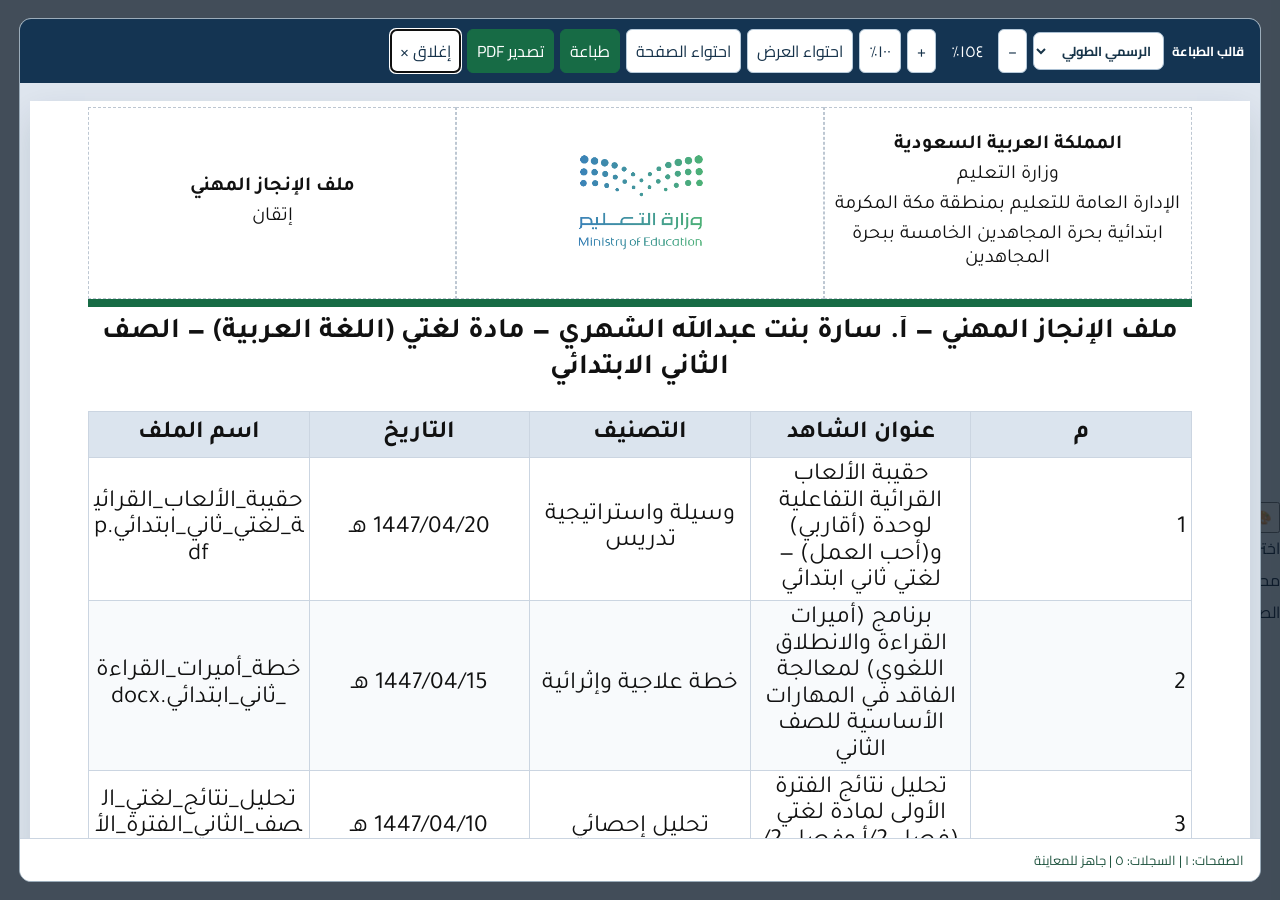
<file: assets/hsp3/preview/itqan-print.html>
<!doctype html><html lang="ar" dir="rtl"><head><meta charset="utf-8"><meta name="viewport" content="width=device-width,initial-scale=1"><title>قوالب طباعة ملف الإنجاز | إتقان</title><link rel="stylesheet" href="../css/print.css"><link rel="stylesheet" href="../css/components.css"><link rel="stylesheet" href="../css/print-manager.css"><link rel="stylesheet" href="../css/itqan-viewer.css?v=20261108-hsp3-mobile-v2"><link rel="stylesheet" href="../css/itqan-mobile-fix.css?v=20261108-hsp3-mobile-v4"></head><body class="itqan-print-viewer"><main class="manager-entry"><h1>قوالب طباعة ملف الإنجاز المهني</h1><p>معاينة الطباعة بدون لوحة خيارات التقرير. اختاري من الشريط العلوي أحد القوالب الأربعة: الرسمي أو المصوّر، بالطول أو بالعرض.</p><button id="itqan-reopen-print">فتح معاينة الطباعة</button><a href="../../../ftm.html">العودة لصفحة FTM</a><p class="manager-entry-note" id="itqan-print-message">تُقرأ بيانات ملف الإنجاز من التخزين المحلي للمتصفح. لا تُنسخ ملفات الشواهد نفسها إلى صفحات GitHub.</p></main><dialog id="hsp-print-dialog" class="hsp-manager-dialog" aria-label="مدير المعاينة والطباعة"><div class="hsp-manager-frame"><header class="hsp-manager-toolbar"><div class="hsp-manager-tools"><label class="itqan-template-switcher" for="itqan-template-switch">قالب الطباعة <select id="itqan-template-switch" aria-label="اختيار القالب"></select></label><button data-print-action="zoom-out" title="تصغير">−</button><output id="hsp-print-zoom-label">١٠٠٪</output><button data-print-action="zoom-in" title="تكبير">+</button><button data-print-action="actual">١٠٠٪</button><button data-print-action="fit-width">احتواء العرض</button><button data-print-action="fit-page">احتواء الصفحة</button><button data-print-action="print" class="hsp-primary">طباعة</button><button data-print-action="pdf" class="hsp-primary">تصدير PDF</button><button id="hsp-print-close" data-print-action="close">إغلاق ×</button></div></header><div class="hsp-manager-body"><aside class="hsp-manager-settings"><h2>خيارات التقرير</h2><label>القالب<select id="hsp-print-template"></select></label><label>اسم إدارة التعليم<input id="hsp-print-education" type="text" value="الإدارة العامة للتعليم بمنطقة مكة المكرمة"></label><label>اسم المدرسة<input id="hsp-print-school" type="text" value="ابتدائية بحرة المجاهدين الخامسة ببحرة المجاهدين"></label><label>عدد الصفوف التجريبية<input id="hsp-print-row-count" type="number" min="1" max="500" value="45"></label><h3>المكونات الإدارية</h3><label class="hsp-option"><input type="checkbox" data-print-component="statistics" checked>الإحصاءات</label><label class="hsp-option"><input type="checkbox" data-print-component="principal" checked>اعتماد مدير المدرسة</label><label class="hsp-option"><input type="checkbox" data-print-component="signature" checked>التوقيع</label><label class="hsp-option"><input type="checkbox" data-print-component="stamp" checked>الختم الرسمي</label><label class="hsp-option"><input type="checkbox" data-print-component="employee">اطلاع الموظف</label><label class="hsp-option"><input type="checkbox" data-print-component="review">الإعداد والمراجعة والاعتماد</label><label class="hsp-option"><input type="checkbox" data-print-component="notes">الملاحظات</label>
<label class="hsp-option"><input type="checkbox" data-print-component="deputy">وكيل الشؤون المدرسية</label>
<label class="hsp-option"><input type="checkbox" data-print-component="officer">مسؤول حضوري</label>
<label class="hsp-option"><input type="checkbox" data-print-component="employeeSignature">توقيع الموظف</label>
<label class="hsp-option"><input type="checkbox" data-print-component="bullets" checked>قائمة البنود الختامية ■</label><p>صور الأختام والتوقيعات غير متاحة تلقائيًا في المعاينة العامة.</p></aside><section class="hsp-manager-preview" id="hsp-print-viewport" aria-label="صفحات التقرير"><div class="print-root" id="hsp-print-pages"></div></section></div><footer class="hsp-manager-status" id="hsp-print-status" role="status" aria-live="polite"></footer></div></dialog><script src="../../js/core/engines.js"></script><script src="../js/config.js"></script><script src="../js/contents.js"></script><script src="../js/composer.js"></script><script src="../js/components.js"></script><script src="../js/paginator.js"></script><script src="../js/print-manager.js?v=20261108-hsp3-mobile-v4"></script><script src="../js/itqan-bridge.js?v=20261108-ftm-print-auto-v2"></script></body></html>
</file>
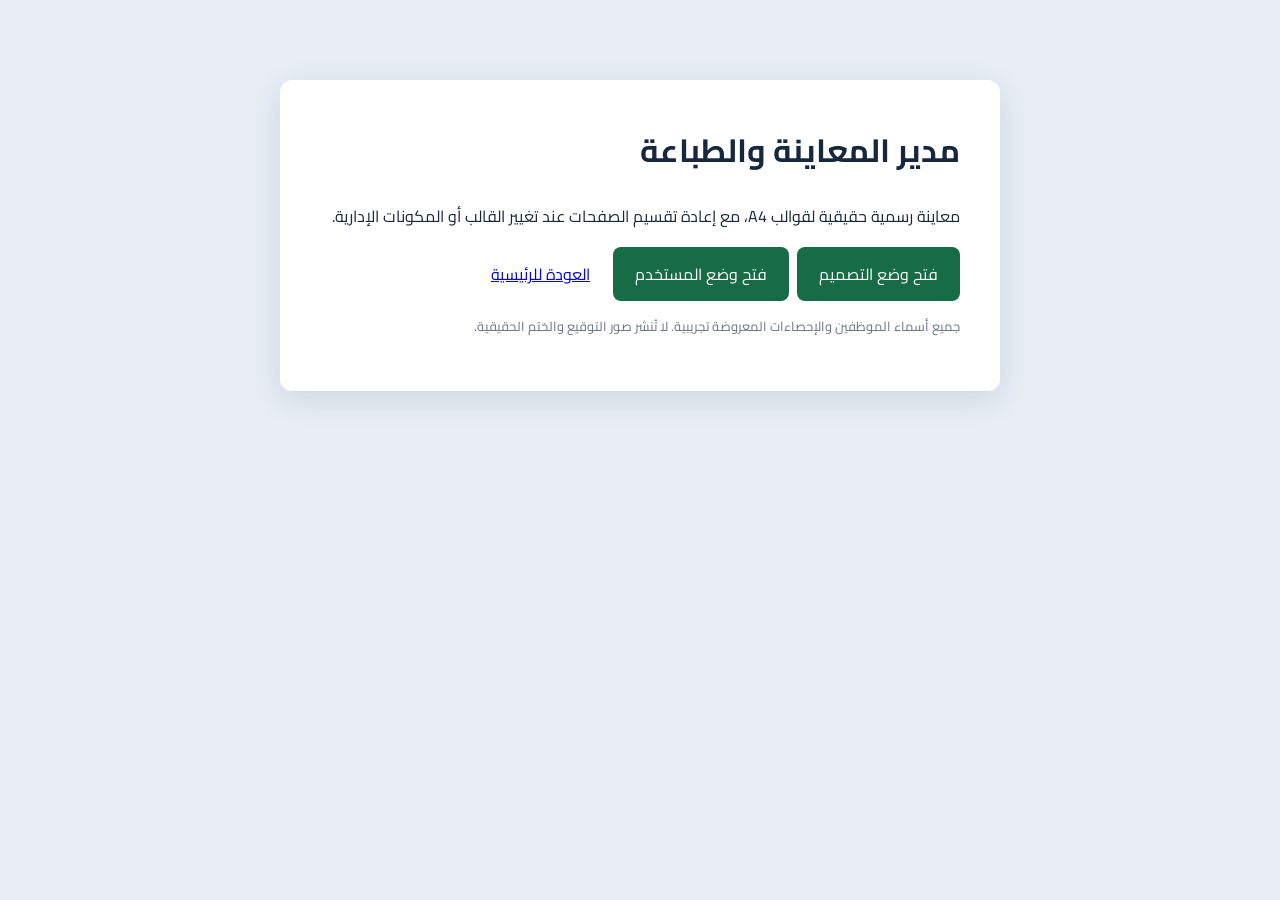
<file: assets/hsp3/preview/print-manager.html>
<!doctype html><html lang="ar" dir="rtl"><head><meta charset="utf-8"><meta name="viewport" content="width=device-width,initial-scale=1"><title>مدير المعاينة والطباعة | HSP3</title><link rel="stylesheet" href="../css/print.css"><link rel="stylesheet" href="../css/components.css"><link rel="stylesheet" href="../css/print-manager.css"></head><body><main class="manager-entry"><h1>مدير المعاينة والطباعة</h1><p>معاينة رسمية حقيقية لقوالب A4، مع إعادة تقسيم الصفحات عند تغيير القالب أو المكونات الإدارية.</p><button data-open-print-manager="design">فتح وضع التصميم</button><button data-open-print-manager="viewer">فتح وضع المستخدم</button><a href="../index.html">العودة للرئيسية</a><p class="manager-entry-note">جميع أسماء الموظفين والإحصاءات المعروضة تجريبية. لا تُنشر صور التوقيع والختم الحقيقية.</p></main><dialog id="hsp-print-dialog" class="hsp-manager-dialog" aria-label="مدير المعاينة والطباعة"><div class="hsp-manager-frame"><header class="hsp-manager-toolbar"><strong><span id="hsp-print-report-title">تقرير بيانات الموظفين وإحصاءاتهم واعتماد المدير</span></strong><div class="hsp-manager-tools"><button data-print-action="zoom-out" title="تصغير">−</button><output id="hsp-print-zoom-label">١٠٠٪</output><button data-print-action="zoom-in" title="تكبير">+</button><button data-print-action="actual">١٠٠٪</button><button data-print-action="fit-width">احتواء العرض</button><button data-print-action="fit-page">احتواء الصفحة</button><button data-print-action="print" class="hsp-primary">طباعة</button><button data-print-action="pdf" class="hsp-primary">تصدير PDF</button><button id="hsp-print-close" data-print-action="close">إغلاق ×</button></div></header><div class="hsp-manager-body"><aside class="hsp-manager-settings"><h2>خيارات التقرير</h2><label>القالب<select id="hsp-print-template"></select></label><label>اسم إدارة التعليم<input id="hsp-print-education" type="text" value="اسم إدارة التعليم"></label><label>اسم المدرسة<input id="hsp-print-school" type="text" value="اسم المدرسة"></label><label>عدد الصفوف التجريبية<input id="hsp-print-row-count" type="number" min="1" max="500" value="45"></label><h3>المكونات الإدارية</h3><label class="hsp-option"><input type="checkbox" data-print-component="statistics" checked>الإحصاءات</label><label class="hsp-option"><input type="checkbox" data-print-component="principal" checked>اعتماد مدير المدرسة</label><label class="hsp-option"><input type="checkbox" data-print-component="signature" checked>التوقيع</label><label class="hsp-option"><input type="checkbox" data-print-component="stamp" checked>الختم الرسمي</label><label class="hsp-option"><input type="checkbox" data-print-component="employee">اطلاع الموظف</label><label class="hsp-option"><input type="checkbox" data-print-component="review">الإعداد والمراجعة والاعتماد</label><label class="hsp-option"><input type="checkbox" data-print-component="notes">الملاحظات</label>
<label class="hsp-option"><input type="checkbox" data-print-component="deputy">وكيل الشؤون المدرسية</label>
<label class="hsp-option"><input type="checkbox" data-print-component="officer">مسؤول حضوري</label>
<label class="hsp-option"><input type="checkbox" data-print-component="employeeSignature">توقيع الموظف</label>
<label class="hsp-option"><input type="checkbox" data-print-component="bullets" checked>قائمة البنود الختامية ■</label><p>صور الأختام والتوقيعات غير متاحة تلقائيًا في المعاينة العامة.</p></aside><section class="hsp-manager-preview" id="hsp-print-viewport" aria-label="صفحات التقرير"><div class="print-root" id="hsp-print-pages"></div></section></div><footer class="hsp-manager-status" id="hsp-print-status" role="status" aria-live="polite"></footer></div></dialog><script src="../js/config.js"></script><script src="../js/contents.js"></script><script src="../js/composer.js"></script><script src="../js/components.js"></script><script src="../js/paginator.js"></script><script src="../js/print-manager.js"></script></body></html>
</file>
<file: assets/css/core.css>
/* ==========================================================================
   CORE STYLESHEET (core.css)
   منصة إتقان - إدارة الأداء الوظيفي وملف الإنجاز المهني للتعليم العام بالمملكة
   الخط المعتمد: Cairo (محلي 100% بدون أي CDN)
   ========================================================================== */

@font-face {
  font-family: 'Cairo';
  src: url('../fonts/Cairo-Variable.ttf') format('truetype');
  font-weight: 200 900;
  font-style: normal;
  font-display: swap;
}

:root {
  /* الخط الرسمي */
  --font-main: 'Cairo', -apple-system, BlinkMacSystemFont, "Segoe UI", sans-serif;

  /* الهوية اللونية الأساسية (الافتراضي: النموذج الأول - الهوية الوطنية الزمردية) */
  --primary-900: #052e22;
  --primary-800: #084433;
  --primary-700: #0b5d46;
  --primary-600: #0f7659;
  --primary-500: #149672;
  --primary-100: #e3f5ef;
  --primary-50: #f2fbf8;

  /* اللون الثانوي / الذهبي الرملي */
  --accent-700: #966f28;
  --accent-600: #b58938;
  --accent-500: #c89d4c;
  --accent-200: #f3e4c3;
  --accent-100: #faf3e3;

  /* الهوية البصرية حسب الجنس (تتحدث تلقائياً عبر GenderEngine) */
  --gender-primary: #0b5d46;
  --gender-secondary: #1e3a5f;
  --gender-accent: #c89d4c;
  --gender-soft-bg: #f0f9f6;
  --gender-soft-border: #b7e2d4;
  --gender-badge-bg: #e3f5ef;
  --gender-badge-text: #084433;
  --gender-gradient: linear-gradient(135deg, #084433 0%, #0f7659 60%, #1e4d6b 100%);

  /* ألوان الخلفيات والنصوص */
  --bg-body: #f4f7f6;
  --bg-surface: #ffffff;
  --bg-surface-alt: #f8faf9;
  --bg-muted: #eef2f1;
  --text-main: #111827;
  --text-secondary: #4b5563;
  --text-muted: #6b7280;
  --text-on-primary: #ffffff;

  /* ألوان الحالات الموحدة (للنوافذ والرسائل والشارات) */
  --status-success-bg: #ecfdf5;
  --status-success-border: #6ee7b7;
  --status-success-text: #065f46;
  --status-success-Strong: #10b981;

  --status-info-bg: #eff6ff;
  --status-info-border: #93c5fd;
  --status-info-text: #1e40af;
  --status-info-Strong: #2563eb;

  --status-warning-bg: #fffbeb;
  --status-warning-border: #fcd34d;
  --status-warning-text: #92400e;
  --status-warning-Strong: #f59e0b;

  --status-danger-bg: #fef2f2;
  --status-danger-border: #fca5a5;
  --status-danger-text: #991b1b;
  --status-danger-Strong: #ef4444;

  /* الحدود والظلال والحواف */
  --border-color: #dce4e1;
  --border-light: #e8eeec;
  --radius-xs: 6px;
  --radius-sm: 10px;
  --radius-md: 14px;
  --radius-lg: 20px;
  --radius-xl: 28px;
  --radius-full: 9999px;

  --shadow-xs: 0 1px 3px rgba(7, 45, 34, 0.05);
  --shadow-sm: 0 4px 12px rgba(7, 45, 34, 0.06);
  --shadow-md: 0 10px 25px rgba(7, 45, 34, 0.08);
  --shadow-lg: 0 20px 40px rgba(7, 45, 34, 0.14);

  --transition-fast: 0.18s cubic-bezier(0.4, 0, 0.2, 1);
  --transition-normal: 0.28s cubic-bezier(0.4, 0, 0.2, 1);
}

/* ==========================================================================
   إعادة الضبط الأساسية (Reset & Base)
   ========================================================================== */
*, *::before, *::after {
  box-sizing: border-box;
  margin: 0;
  padding: 0;
}

html {
  font-family: var(--font-main);
  font-size: 16px;
  scroll-behavior: smooth;
  direction: rtl;
}

body {
  font-family: var(--font-main);
  background-color: var(--bg-body);
  color: var(--text-main);
  line-height: 1.65;
  min-height: 100vh;
  display: flex;
  flex-direction: column;
  overflow-x: hidden;
  padding-bottom: 64px; /* مساحة لشريط معاينة النماذج */
  transition: background-color var(--transition-normal), color var(--transition-normal);
}

input, select, textarea, button {
  font-family: var(--font-main);
  font-size: inherit;
}

a {
  color: var(--primary-700);
  text-decoration: none;
  transition: color var(--transition-fast);
}

a:hover {
  color: var(--primary-500);
}

ul, ol {
  list-style: none;
}

img, svg {
  max-width: 100%;
  vertical-align: middle;
}

/* ==========================================================================
   حاويات وتخطيطات عامة (Layout Utilities)
   ========================================================================== */
.container {
  width: 100%;
  max-width: 1340px;
  margin-inline: auto;
  padding-inline: 1.5rem;
}

.d-flex { display: flex; }
.flex-column { flex-direction: column; }
.align-center { align-items: center; }
.justify-between { justify-content: space-between; }
.justify-center { justify-content: center; }
.flex-wrap { flex-wrap: wrap; }
.gap-1 { gap: 0.35rem; }
.gap-2 { gap: 0.65rem; }
.gap-3 { gap: 1rem; }
.gap-4 { gap: 1.5rem; }
.gap-5 { gap: 2rem; }

.grid { display: grid; }
.grid-2 { grid-template-columns: repeat(auto-fit, minmax(300px, 1fr)); }
.grid-3 { grid-template-columns: repeat(auto-fit, minmax(260px, 1fr)); }
.grid-4 { grid-template-columns: repeat(auto-fit, minmax(220px, 1fr)); }

.text-center { text-align: center; }
.text-start { text-align: right; }
.text-end { text-align: left; }
.fw-bold { font-weight: 700; }
.fw-extrabold { font-weight: 800; }
.fw-semibold { font-weight: 600; }
.text-muted { color: var(--text-muted); }
.text-primary { color: var(--primary-700); }
.text-accent { color: var(--accent-600); }
.w-100 { width: 100%; }
.mt-1 { margin-top: 0.4rem; }
.mt-2 { margin-top: 0.8rem; }
.mt-3 { margin-top: 1.25rem; }
.mt-4 { margin-top: 2rem; }
.mb-1 { margin-bottom: 0.4rem; }
.mb-2 { margin-bottom: 0.8rem; }
.mb-3 { margin-bottom: 1.25rem; }
.mb-4 { margin-bottom: 2rem; }
.hidden { display: none !important; }

/* ==========================================================================
   الأزرار الموحدة (Unified Buttons)
   ========================================================================== */
.btn {
  display: inline-flex;
  align-items: center;
  justify-content: center;
  gap: 0.5rem;
  padding: 0.62rem 1.3rem;
  border-radius: var(--radius-sm);
  font-weight: 700;
  font-size: 0.94rem;
  cursor: pointer;
  border: 1.5px solid transparent;
  transition: all var(--transition-fast);
  white-space: nowrap;
  user-select: none;
}

.btn svg {
  width: 18px;
  height: 18px;
  flex-shrink: 0;
}

.btn-primary {
  background: var(--primary-700);
  color: var(--text-on-primary);
  box-shadow: 0 4px 12px rgba(11, 93, 70, 0.22);
}

.btn-primary:hover {
  background: var(--primary-800);
  color: var(--text-on-primary);
  transform: translateY(-1px);
  box-shadow: 0 6px 16px rgba(11, 93, 70, 0.3);
}

.btn-accent {
  background: var(--accent-500);
  color: #fff;
  box-shadow: 0 4px 12px rgba(200, 157, 76, 0.25);
}

.btn-accent:hover {
  background: var(--accent-600);
  color: #fff;
  transform: translateY(-1px);
}

.btn-gender {
  background: var(--gender-gradient);
  color: #fff;
  box-shadow: var(--shadow-sm);
}

.btn-gender:hover {
  opacity: 0.94;
  color: #fff;
  transform: translateY(-1px);
}

.btn-outline {
  background: transparent;
  border-color: var(--primary-700);
  color: var(--primary-700);
}

.btn-outline:hover {
  background: var(--primary-50);
  color: var(--primary-800);
}

.btn-ghost {
  background: var(--bg-muted);
  color: var(--text-secondary);
}

.btn-ghost:hover {
  background: var(--border-color);
  color: var(--text-main);
}

.btn-success {
  background: var(--status-success-Strong);
  color: #fff;
}

.btn-warning {
  background: var(--status-warning-Strong);
  color: #fff;
}

.btn-danger {
  background: var(--status-danger-Strong);
  color: #fff;
}

.btn-sm {
  padding: 0.38rem 0.85rem;
  font-size: 0.83rem;
  border-radius: var(--radius-xs);
}

.btn-lg {
  padding: 0.85rem 1.85rem;
  font-size: 1.05rem;
  border-radius: var(--radius-md);
}

.btn-icon {
  width: 38px;
  height: 38px;
  padding: 0;
  border-radius: var(--radius-sm);
}

/* ==========================================================================
   البطاقات والحقول والجداول والشارات (Cards, Forms, Tables, Badges)
   ========================================================================== */
.card {
  background: var(--bg-surface);
  border: 1px solid var(--border-color);
  border-radius: var(--radius-md);
  padding: 1.5rem;
  box-shadow: var(--shadow-xs);
  transition: transform var(--transition-fast), box-shadow var(--transition-fast), border-color var(--transition-fast);
}

.card-hover:hover {
  transform: translateY(-3px);
  box-shadow: var(--shadow-md);
  border-color: var(--primary-500);
}

.card-header {
  display: flex;
  align-items: center;
  justify-content: space-between;
  gap: 1rem;
  padding-bottom: 1rem;
  margin-bottom: 1.2rem;
  border-bottom: 1px solid var(--border-light);
}

.card-title {
  font-size: 1.12rem;
  font-weight: 800;
  color: var(--text-main);
  display: flex;
  align-items: center;
  gap: 0.55rem;
}

/* حقول الإدخال */
.form-group {
  margin-bottom: 1.15rem;
}

.form-label {
  display: block;
  font-weight: 700;
  font-size: 0.9rem;
  color: var(--text-main);
  margin-bottom: 0.42rem;
}

.form-label .required {
  color: var(--status-danger-Strong);
  margin-right: 3px;
}

.form-control, .form-select {
  width: 100%;
  padding: 0.68rem 0.95rem;
  background-color: var(--bg-surface);
  border: 1.5px solid var(--border-color);
  border-radius: var(--radius-sm);
  color: var(--text-main);
  font-size: 0.95rem;
  transition: border-color var(--transition-fast), box-shadow var(--transition-fast);
}

.form-control:focus, .form-select:focus {
  outline: none;
  border-color: var(--primary-600);
  box-shadow: 0 0 0 3.5px rgba(15, 118, 89, 0.14);
}

.form-hint {
  font-size: 0.8rem;
  color: var(--text-muted);
  margin-top: 0.3rem;
}

/* الشارات (Badges) */
.badge {
  display: inline-flex;
  align-items: center;
  gap: 0.35rem;
  padding: 0.22rem 0.72rem;
  border-radius: var(--radius-full);
  font-size: 0.78rem;
  font-weight: 700;
  line-height: 1.4;
}

.badge-primary { background: var(--primary-100); color: var(--primary-800); }
.badge-accent { background: var(--accent-100); color: var(--accent-700); border: 1px solid var(--accent-200); }
.badge-gender { background: var(--gender-badge-bg); color: var(--gender-badge-text); border: 1px solid var(--gender-soft-border); }
.badge-success { background: var(--status-success-bg); color: var(--status-success-text); border: 1px solid var(--status-success-border); }
.badge-info { background: var(--status-info-bg); color: var(--status-info-text); border: 1px solid var(--status-info-border); }
.badge-warning { background: var(--status-warning-bg); color: var(--status-warning-text); border: 1px solid var(--status-warning-border); }
.badge-danger { background: var(--status-danger-bg); color: var(--status-danger-text); border: 1px solid var(--status-danger-border); }

/* الجداول القياسية */
.table-responsive {
  width: 100%;
  overflow-x: auto;
  border-radius: var(--radius-sm);
  border: 1px solid var(--border-color);
}

.data-table {
  width: 100%;
  border-collapse: collapse;
  background: var(--bg-surface);
  font-size: 0.92rem;
}

.data-table th {
  background: var(--bg-surface-alt);
  color: var(--text-secondary);
  font-weight: 800;
  text-align: right;
  padding: 0.9rem 1rem;
  border-bottom: 2px solid var(--border-color);
  white-space: nowrap;
}

.data-table td {
  padding: 0.85rem 1rem;
  border-bottom: 1px solid var(--border-light);
  color: var(--text-main);
  vertical-align: middle;
}

.data-table tbody tr:hover {
  background-color: var(--primary-50);
}

/* شريط التقدم */
.progress-bar-wrap {
  width: 100%;
  height: 10px;
  background: var(--bg-muted);
  border-radius: var(--radius-full);
  overflow: hidden;
}

.progress-bar-fill {
  height: 100%;
  background: linear-gradient(90deg, var(--primary-600), var(--accent-500));
  border-radius: var(--radius-full);
  transition: width 0.5s ease;
}

/* ==========================================================================
   محرك الرسائل الداخلية الموحدة مع زر X للإغلاق (Inline Page Alerts Engine)
   ========================================================================== */
.page-alerts-stack {
  display: flex;
  flex-direction: column;
  gap: 0.75rem;
  margin-bottom: 1.25rem;
}

.page-alert {
  display: flex;
  align-items: flex-start;
  justify-content: space-between;
  gap: 1rem;
  padding: 0.95rem 1.2rem;
  border-radius: var(--radius-sm);
  border: 1.5px solid transparent;
  border-right-width: 5px;
  box-shadow: var(--shadow-xs);
  animation: alertSlideIn 0.25s ease forwards;
  position: relative;
}

.page-alert.is-closing {
  opacity: 0;
  transform: translateY(-6px);
  transition: opacity 0.2s ease, transform 0.2s ease;
}

.page-alert-main {
  display: flex;
  align-items: flex-start;
  gap: 0.85rem;
  flex: 1;
}

.page-alert-icon {
  width: 24px;
  height: 24px;
  flex-shrink: 0;
  margin-top: 2px;
}

.page-alert-content {
  flex: 1;
}

.page-alert-title {
  font-weight: 800;
  font-size: 0.95rem;
  margin-bottom: 0.15rem;
}

.page-alert-message {
  font-size: 0.88rem;
  line-height: 1.55;
}

/* زر الإغلاق الإجباري X في جميع الرسائل الداخلية */
.page-alert-close {
  background: rgba(0, 0, 0, 0.05);
  border: none;
  color: inherit;
  width: 28px;
  height: 28px;
  border-radius: var(--radius-xs);
  display: inline-flex;
  align-items: center;
  justify-content: center;
  font-weight: 800;
  font-size: 1.05rem;
  cursor: pointer;
  flex-shrink: 0;
  transition: background var(--transition-fast), transform var(--transition-fast);
}

.page-alert-close:hover {
  background: rgba(0, 0, 0, 0.12);
  transform: scale(1.06);
}

/* ألوان الرسائل الموحدة */
.page-alert-info {
  background-color: var(--status-info-bg);
  border-color: var(--status-info-border);
  border-right-color: var(--status-info-Strong);
  color: var(--status-info-text);
}

.page-alert-success {
  background-color: var(--status-success-bg);
  border-color: var(--status-success-border);
  border-right-color: var(--status-success-Strong);
  color: var(--status-success-text);
}

.page-alert-warning {
  background-color: var(--status-warning-bg);
  border-color: var(--status-warning-border);
  border-right-color: var(--status-warning-Strong);
  color: var(--status-warning-text);
}

.page-alert-danger, .page-alert-error {
  background-color: var(--status-danger-bg);
  border-color: var(--status-danger-border);
  border-right-color: var(--status-danger-Strong);
  color: var(--status-danger-text);
}

@keyframes alertSlideIn {
  from { opacity: 0; transform: translateY(-8px); }
  to { opacity: 1; transform: translateY(0); }
}

/* الإشعارات العائمة السريعة (Toasts) */
.toast-stack {
  position: fixed;
  top: 1.25rem;
  left: 1.25rem;
  z-index: 9800;
  display: flex;
  flex-direction: column;
  gap: 0.65rem;
  max-width: 390px;
  width: calc(100% - 2.5rem);
  pointer-events: none;
}

.toast-stack .page-alert {
  pointer-events: auto;
  box-shadow: var(--shadow-md);
}

/* ==========================================================================
   محرك النوافذ المنبثقة الموحد (Unified Modal Engine - بديل Alert النهائي)
   ========================================================================== */
.modal-backdrop {
  position: fixed;
  inset: 0;
  background: rgba(9, 24, 20, 0.62);
  backdrop-filter: blur(4px);
  z-index: 9900;
  display: flex;
  align-items: center;
  justify-content: center;
  padding: 1.25rem;
  opacity: 0;
  visibility: hidden;
  transition: opacity 0.24s ease, visibility 0.24s ease;
}

.modal-backdrop.is-open {
  opacity: 1;
  visibility: visible;
}

.modal-dialog {
  background: var(--bg-surface);
  border-radius: var(--radius-lg);
  border: 1px solid var(--border-color);
  box-shadow: var(--shadow-lg);
  width: 100%;
  max-width: 520px;
  max-height: 90vh;
  display: flex;
  flex-direction: column;
  overflow: hidden;
  transform: translateY(18px) scale(0.97);
  transition: transform 0.24s cubic-bezier(0.34, 1.56, 0.64, 1);
}

.modal-backdrop.is-open .modal-dialog {
  transform: translateY(0) scale(1);
}

.modal-dialog.modal-lg { max-width: 780px; }
.modal-dialog.modal-xl { max-width: 1020px; }

.modal-header {
  display: flex;
  align-items: center;
  justify-content: space-between;
  gap: 1rem;
  padding: 1.15rem 1.4rem;
  border-bottom: 1px solid var(--border-light);
}

.modal-header-title-wrap {
  display: flex;
  align-items: center;
  gap: 0.75rem;
}

.modal-status-badge {
  width: 40px;
  height: 40px;
  border-radius: var(--radius-sm);
  display: inline-flex;
  align-items: center;
  justify-content: center;
  flex-shrink: 0;
}

.modal-status-badge svg {
  width: 22px;
  height: 22px;
}

/* توحيد ألوان ترويسات النوافذ حسب نوع العملية */
.modal-type-info .modal-header { background: var(--status-info-bg); color: var(--status-info-text); }
.modal-type-info .modal-status-badge { background: var(--status-info-Strong); color: #fff; }

.modal-type-success .modal-header { background: var(--status-success-bg); color: var(--status-success-text); }
.modal-type-success .modal-status-badge { background: var(--status-success-Strong); color: #fff; }

.modal-type-warning .modal-header,
.modal-type-confirm .modal-header { background: var(--status-warning-bg); color: var(--status-warning-text); }
.modal-type-warning .modal-status-badge,
.modal-type-confirm .modal-status-badge { background: var(--status-warning-Strong); color: #fff; }

.modal-type-danger .modal-header,
.modal-type-error .modal-header { background: var(--status-danger-bg); color: var(--status-danger-text); }
.modal-type-danger .modal-status-badge,
.modal-type-error .modal-status-badge { background: var(--status-danger-Strong); color: #fff; }

.modal-type-execute .modal-header,
.modal-type-custom .modal-header { background: var(--primary-50); color: var(--primary-800); }
.modal-type-execute .modal-status-badge,
.modal-type-custom .modal-status-badge { background: var(--primary-700); color: #fff; }

.modal-title {
  font-size: 1.1rem;
  font-weight: 800;
}

.modal-close-btn {
  background: rgba(0, 0, 0, 0.06);
  border: none;
  color: inherit;
  width: 32px;
  height: 32px;
  border-radius: var(--radius-xs);
  display: inline-flex;
  align-items: center;
  justify-content: center;
  font-size: 1.15rem;
  font-weight: 800;
  cursor: pointer;
  transition: background var(--transition-fast);
}

.modal-close-btn:hover {
  background: rgba(0, 0, 0, 0.14);
}

.modal-body {
  padding: 1.45rem;
  overflow-y: auto;
  color: var(--text-main);
  font-size: 0.96rem;
  line-height: 1.7;
}

.modal-footer {
  padding: 1rem 1.4rem;
  background: var(--bg-surface-alt);
  border-top: 1px solid var(--border-light);
  display: flex;
  align-items: center;
  justify-content: flex-end;
  gap: 0.65rem;
}

/* مؤشر التنفيذ في نافذة جاري التنفيذ */
.modal-spinner {
  width: 38px;
  height: 38px;
  border: 4px solid var(--primary-100);
  border-top-color: var(--primary-700);
  border-radius: 50%;
  animation: spinLoader 0.8s linear infinite;
  margin: 0 auto 1rem;
}

@keyframes spinLoader {
  to { transform: rotate(360deg); }
}

/* ==========================================================================
   شريط التبديل الفوري بين النماذج الثلاثة والهوية الجنسية (Design Switcher Dock)
   ========================================================================== */
.design-switcher-dock {
  position: fixed;
  bottom: 0;
  right: 0;
  left: 0;
  z-index: 9500;
  background: rgba(10, 31, 25, 0.95);
  backdrop-filter: blur(10px);
  color: #ffffff;
  border-top: 2px solid var(--accent-500);
  padding: 0.5rem 1.25rem;
  box-shadow: 0 -6px 24px rgba(0, 0, 0, 0.2);
  transition: transform var(--transition-normal);
}

.design-switcher-dock.is-minimized {
  transform: translateY(calc(100% - 8px));
}

.design-switcher-toggle-tab {
  position: absolute;
  top: -32px;
  left: 24px;
  background: var(--accent-500);
  color: #fff;
  border: none;
  padding: 0.25rem 0.9rem;
  border-radius: 8px 8px 0 0;
  font-size: 0.78rem;
  font-weight: 800;
  cursor: pointer;
  box-shadow: 0 -2px 10px rgba(0,0,0,0.15);
}

.switcher-inner {
  max-width: 1400px;
  margin: 0 auto;
  display: flex;
  align-items: center;
  justify-content: space-between;
  flex-wrap: wrap;
  gap: 0.75rem;
}

.switcher-group {
  display: flex;
  align-items: center;
  gap: 0.45rem;
  flex-wrap: wrap;
}

.switcher-label {
  font-size: 0.8rem;
  font-weight: 700;
  color: var(--accent-200);
  margin-left: 0.25rem;
}

.switcher-pill {
  background: rgba(255, 255, 255, 0.1);
  color: #e5e7eb;
  border: 1px solid rgba(255, 255, 255, 0.18);
  padding: 0.3rem 0.78rem;
  border-radius: var(--radius-full);
  font-size: 0.8rem;
  font-weight: 700;
  cursor: pointer;
  transition: all var(--transition-fast);
}

.switcher-pill:hover {
  background: rgba(255, 255, 255, 0.2);
  color: #fff;
}

.switcher-pill.active {
  background: var(--accent-500);
  color: #111827;
  border-color: var(--accent-200);
  box-shadow: 0 0 12px rgba(200, 157, 76, 0.45);
}

.switcher-nav-link {
  color: #d1fae5;
  font-size: 0.78rem;
  font-weight: 600;
  padding: 0.22rem 0.55rem;
  border-radius: var(--radius-xs);
}

.switcher-nav-link:hover,
.switcher-nav-link.active {
  background: rgba(20, 150, 114, 0.35);
  color: #fff;
}

@media (max-width: 900px) {
  body { padding-bottom: 110px; }
  .switcher-inner { justify-content: center; text-align: center; }
}
</file>
<file: assets/css/themes.css>
/* ==========================================================================
   THEMES & MODELS ENGINE STYLESHEET (themes.css)
   يضبط النماذج التصميمية الثلاثة (Model 1, Model 2, Model 3)
   ويضبط الهوية البصرية حسب الجنس (مذكر / مؤنث) لملفات الإنجاز والواجهات
   ========================================================================== */

/* --------------------------------------------------------------------------
   النموذج الأول (Model 1): الهوية الوطنية الرسمية (الزمردي الملكي والذهبي)
   طابع حكومي مؤسسي مستوحى من وزارة التعليم والمنصات الوطنية السعودية
   -------------------------------------------------------------------------- */
html[data-design-model="model-1"] {
  --primary-900: #052e22;
  --primary-800: #084433;
  --primary-700: #0b5d46;
  --primary-600: #0f7659;
  --primary-500: #149672;
  --primary-100: #e3f5ef;
  --primary-50: #f2fbf8;

  --accent-700: #966f28;
  --accent-600: #b58938;
  --accent-500: #c89d4c;
  --accent-200: #f3e4c3;
  --accent-100: #faf3e3;

  --bg-body: #f3f7f5;
  --bg-surface: #ffffff;
  --bg-surface-alt: #f8fbf9;
  --border-color: #d5e2dd;
  --radius-sm: 8px;
  --radius-md: 12px;
  --radius-lg: 18px;
}

/* --------------------------------------------------------------------------
   النموذج الثاني (Model 2): النموذج الرقمي العصري (Modern Academic Bento)
   طابع تقني حديث بالكحلي الأكاديمي والتركواز وبطاقات Bento المستديرة
   -------------------------------------------------------------------------- */
html[data-design-model="model-2"] {
  --primary-900: #0a192f;
  --primary-800: #0f2942;
  --primary-700: #0369a1;
  --primary-600: #0284c7;
  --primary-500: #0ea5e9;
  --primary-100: #e0f2fe;
  --primary-50: #f0f9ff;

  --accent-700: #0f766e;
  --accent-600: #0d9488;
  --accent-500: #14b8a6;
  --accent-200: #99f6e4;
  --accent-100: #ccfbf1;

  --bg-body: #eef4f8;
  --bg-surface: #ffffff;
  --bg-surface-alt: #f4f9fc;
  --border-color: #d6e4f0;
  --radius-sm: 14px;
  --radius-md: 22px;
  --radius-lg: 30px;
  --shadow-xs: 0 4px 15px rgba(15, 41, 66, 0.05);
  --shadow-sm: 0 8px 24px rgba(15, 41, 66, 0.08);
  --shadow-md: 0 14px 34px rgba(15, 41, 66, 0.11);
}

/* --------------------------------------------------------------------------
   النموذج الثالث (Model 3): النموذج التنفيذي الهادئ (Minimalist Editorial Studio)
   طابع ورقي دافئ عالي التركيز بهندسة حادة وألوان البرونز الدافئ والأنثراسايت
   -------------------------------------------------------------------------- */
html[data-design-model="model-3"] {
  --primary-900: #18181b;
  --primary-800: #27272a;
  --primary-700: #1f4e43;
  --primary-600: #296356;
  --primary-500: #367d6d;
  --primary-100: #e7efec;
  --primary-50: #f4f7f5;

  --accent-700: #7c4221;
  --accent-600: #9a5b32;
  --accent-500: #b46e40;
  --accent-200: #ebd3c1;
  --accent-100: #f8efe8;

  --bg-body: #faf7f2;
  --bg-surface: #ffffff;
  --bg-surface-alt: #f5f0e8;
  --bg-muted: #ede7dd;
  --border-color: #dcd3c6;
  --border-light: #e8e0d4;
  --radius-xs: 3px;
  --radius-sm: 5px;
  --radius-md: 8px;
  --radius-lg: 10px;
  --shadow-xs: 2px 2px 0px rgba(39, 39, 42, 0.06);
  --shadow-sm: 4px 4px 0px rgba(39, 39, 42, 0.08);
  --shadow-md: 6px 6px 0px rgba(39, 39, 42, 0.11);
}

html[data-design-model="model-3"] .card {
  border-width: 1.5px;
}

/* ==========================================================================
   الهوية البصرية حسب الجنس (Gender Visual Identity for Portfolios & Profiles)
   تراعي كون المستخدم ذكراً (معلم/مدير) أو أنثى (معلمة/مديرة) في ملفات الإنجاز
   ========================================================================== */

/* هوية المذكر: طابع رسمي زمردي / كحلي ملكي مع زخرفة هندسية نجدية */
html[data-gender-theme="male"] {
  --gender-primary: #0b5d46;
  --gender-secondary: #1e3a5f;
  --gender-accent: #c89d4c;
  --gender-soft-bg: #eff8f5;
  --gender-soft-border: #b2dfd0;
  --gender-badge-bg: #dff3ec;
  --gender-badge-text: #074432;
  --gender-gradient: linear-gradient(135deg, #073b2c 0%, #0b5d46 55%, #163d5c 100%);
  --gender-pattern-stroke: rgba(200, 157, 76, 0.16);
}

/* هوية المؤنث: طابع مؤسسي راقٍ يمزج الزمردي والتوتي الملكي والذهبي اللؤلؤي */
html[data-gender-theme="female"] {
  --gender-primary: #6b215c;
  --gender-secondary: #0f6253;
  --gender-accent: #d49b6a;
  --gender-soft-bg: #fdf5fa;
  --gender-soft-border: #ecc8df;
  --gender-badge-bg: #fae8f4;
  --gender-badge-text: #6b215c;
  --gender-gradient: linear-gradient(135deg, #4f1944 0%, #7c2d6b 52%, #0e6352 100%);
  --gender-pattern-stroke: rgba(212, 155, 106, 0.22);
}

/* بطاقة ترويسة ملف الإنجاز المتكيفة مع الجنس */
.portfolio-identity-banner {
  background: var(--gender-gradient);
  color: #ffffff;
  border-radius: var(--radius-lg);
  padding: 2rem;
  position: relative;
  overflow: hidden;
  box-shadow: var(--shadow-md);
  border: 1.5px solid rgba(255, 255, 255, 0.16);
}

.portfolio-identity-banner::before {
  content: "";
  position: absolute;
  inset: 0;
  opacity: 0.14;
  pointer-events: none;
  background-image: radial-gradient(circle at 15% 20%, #ffffff 1.5px, transparent 1.5px),
                    radial-gradient(circle at 85% 75%, var(--gender-accent) 2px, transparent 2px);
  background-size: 32px 32px;
}

html[data-gender-theme="male"] .portfolio-identity-banner::after {
  content: "❖";
  position: absolute;
  left: 1.5rem;
  bottom: -1.5rem;
  font-size: 8.5rem;
  color: rgba(255, 255, 255, 0.06);
  pointer-events: none;
  line-height: 1;
}

html[data-gender-theme="female"] .portfolio-identity-banner::after {
  content: "❁";
  position: absolute;
  left: 1.5rem;
  bottom: -1.2rem;
  font-size: 8.5rem;
  color: rgba(255, 255, 255, 0.08);
  pointer-events: none;
  line-height: 1;
}

.gender-accent-card {
  background: var(--gender-soft-bg);
  border: 1.5px solid var(--gender-soft-border);
  border-radius: var(--radius-md);
}

.gender-accent-strip {
  border-right: 4px solid var(--gender-primary);
}

/* ==========================================================================
   التحولات التخطيطية الجوهرية بين النماذج الثلاثة (Structural Layout Variations)
   تطبق على جميع الصفحات الخمس لتقديم 3 تصاميم حقيقية قابلة للمقارنة والاعتماد
   ========================================================================== */

/* شريط تعريف النموذج الحالي في أعلى كل صفحة */
.model-indicator-ribbon {
  background: var(--primary-900);
  color: #fff;
  font-size: 0.82rem;
  padding: 0.42rem 1rem;
  border-bottom: 1px solid rgba(255, 255, 255, 0.12);
}

/* تباين تخطيطات القوائم العلوية في النماذج الثلاثة */
.site-navbar {
  background: var(--bg-surface);
  border-bottom: 1px solid var(--border-color);
  position: sticky;
  top: 0;
  z-index: 900;
  transition: all var(--transition-normal);
}

/* في النموذج الثاني: شريط علوي عائم زجاجي */
html[data-design-model="model-2"] .site-navbar {
  margin: 0.85rem auto 0;
  width: calc(100% - 2.5rem);
  max-width: 1340px;
  border-radius: var(--radius-full);
  background: rgba(255, 255, 255, 0.92);
  backdrop-filter: blur(12px);
  box-shadow: var(--shadow-sm);
  border: 1px solid var(--border-color);
}

/* في النموذج الثالث: شريط تنفيذي مؤطر */
html[data-design-model="model-3"] .site-navbar {
  background: var(--bg-surface-alt);
  border-bottom: 2px solid var(--primary-800);
}

/* ==========================================================================
   تخطيط لوحات التحكم (المستخدم ومدير النظام) في النماذج الثلاثة
   ========================================================================== */
.app-shell {
  display: grid;
  min-height: calc(100vh - 120px);
  gap: 1.5rem;
  padding: 1.5rem;
  max-width: 1440px;
  width: 100%;
  margin: 0 auto;
}

/* النموذج 1: قائمة جانبية يمنى رسمية ثابتة + مساحة عمل */
html[data-design-model="model-1"] .app-shell {
  grid-template-columns: 280px 1fr;
  align-items: start;
}

html[data-design-model="model-1"] .app-sidebar {
  background: var(--primary-900);
  color: #ffffff;
  border-radius: var(--radius-lg);
  padding: 1.5rem 1.1rem;
  position: sticky;
  top: 86px;
  box-shadow: var(--shadow-md);
}

html[data-design-model="model-1"] .sidebar-nav-btn {
  color: rgba(255, 255, 255, 0.82);
}

html[data-design-model="model-1"] .sidebar-nav-btn:hover,
html[data-design-model="model-1"] .sidebar-nav-btn.active {
  background: var(--primary-700);
  color: #ffffff;
  border-right: 4px solid var(--accent-500);
}

/* النموذج 2: بدون عمود جانبي تقليدي! شريط تنقل أفقي علوي حديث (Top Command Hub) + شبكة Bento عريضة */
html[data-design-model="model-2"] .app-shell {
  grid-template-columns: 1fr;
}

html[data-design-model="model-2"] .app-sidebar {
  background: linear-gradient(135deg, var(--primary-900), var(--primary-800));
  color: #fff;
  border-radius: var(--radius-lg);
  padding: 1rem 1.5rem;
  display: flex;
  align-items: center;
  justify-content: space-between;
  flex-wrap: wrap;
  gap: 1rem;
  box-shadow: var(--shadow-sm);
}

html[data-design-model="model-2"] .sidebar-user-card {
  display: flex;
  align-items: center;
  gap: 0.9rem;
  margin-bottom: 0 !important;
  padding-bottom: 0 !important;
  border-bottom: none !important;
  text-align: right !important;
}

html[data-design-model="model-2"] .sidebar-nav-list {
  display: flex;
  flex-direction: row;
  flex-wrap: wrap;
  gap: 0.45rem;
}

html[data-design-model="model-2"] .sidebar-nav-btn {
  width: auto;
  padding: 0.55rem 1rem;
  border-radius: var(--radius-full);
  color: rgba(255, 255, 255, 0.88);
  font-size: 0.88rem;
}

html[data-design-model="model-2"] .sidebar-nav-btn.active {
  background: var(--accent-500);
  color: #fff;
  box-shadow: 0 4px 12px rgba(20, 184, 166, 0.35);
}

/* النموذج 3: استوديو تنفيذي مؤطر (لوحة جانبية ورقية فاتحة ذات حدود هندسية على اليسار أو اليمين) */
html[data-design-model="model-3"] .app-shell {
  grid-template-columns: 250px 1fr;
  align-items: start;
}

html[data-design-model="model-3"] .app-sidebar {
  background: var(--bg-surface);
  color: var(--text-main);
  border: 2px solid var(--primary-800);
  border-radius: var(--radius-md);
  padding: 1.35rem 1rem;
  position: sticky;
  top: 86px;
  box-shadow: var(--shadow-sm);
}

html[data-design-model="model-3"] .sidebar-nav-btn {
  color: var(--text-main);
  border: 1px solid transparent;
}

html[data-design-model="model-3"] .sidebar-nav-btn:hover {
  background: var(--bg-surface-alt);
  border-color: var(--border-color);
}

html[data-design-model="model-3"] .sidebar-nav-btn.active {
  background: var(--primary-800);
  color: #ffffff;
  box-shadow: 3px 3px 0 var(--accent-500);
}

/* عناصر القائمة الجانبية المشتركة */
.sidebar-user-card {
  text-align: center;
  padding-bottom: 1.15rem;
  margin-bottom: 1.15rem;
  border-bottom: 1px solid rgba(150, 150, 150, 0.2);
}

.sidebar-avatar {
  width: 64px;
  height: 64px;
  border-radius: 50%;
  background: var(--gender-gradient);
  color: #fff;
  display: inline-flex;
  align-items: center;
  justify-content: center;
  font-size: 1.45rem;
  font-weight: 800;
  border: 2.5px solid var(--accent-500);
  margin-bottom: 0.5rem;
}

.sidebar-nav-list {
  display: flex;
  flex-direction: column;
  gap: 0.4rem;
}

.sidebar-nav-btn {
  width: 100%;
  display: flex;
  align-items: center;
  gap: 0.7rem;
  padding: 0.72rem 0.95rem;
  border-radius: var(--radius-sm);
  background: transparent;
  border: none;
  font-weight: 700;
  font-size: 0.92rem;
  cursor: pointer;
  text-align: right;
  transition: all var(--transition-fast);
}

.sidebar-nav-btn svg {
  width: 19px;
  height: 19px;
  flex-shrink: 0;
}

@media (max-width: 992px) {
  html[data-design-model="model-1"] .app-shell,
  html[data-design-model="model-3"] .app-shell {
    grid-template-columns: 1fr;
  }
  .app-sidebar {
    position: static !important;
  }
}
</file>
<file: assets/css/print.css>
/* ==========================================================================
   SHARED PRINT ENGINE STYLESHEET (print.css)
   محرك الطباعة المشترك لملفات الإنجاز وتقارير الأداء الوظيفي الرسمية (A4)
   ========================================================================== */

.official-print-sheet {
  background: #ffffff;
  color: #111827;
  padding: 2rem;
  border: 2px solid #0b5d46;
  border-radius: 8px;
  font-family: 'Cairo', sans-serif;
  direction: rtl;
}

.print-sheet-header {
  display: grid;
  grid-template-columns: 1fr auto 1fr;
  align-items: center;
  gap: 1rem;
  padding-bottom: 1.1rem;
  margin-bottom: 1.5rem;
  border-bottom: 3px double #0b5d46;
}

.print-header-right {
  font-size: 0.88rem;
  font-weight: 700;
  line-height: 1.7;
  color: #084433;
}

.print-header-center {
  text-align: center;
}

.print-emblem-box {
  width: 68px;
  height: 68px;
  margin: 0 auto 0.35rem;
  border-radius: 50%;
  background: #f2fbf8;
  border: 2px solid #c89d4c;
  display: flex;
  align-items: center;
  justify-content: center;
  color: #0b5d46;
  font-weight: 900;
  font-size: 0.85rem;
}

.print-doc-title {
  font-size: 1.2rem;
  font-weight: 900;
  color: #0b5d46;
}

.print-header-left {
  text-align: left;
  font-size: 0.84rem;
  color: #374151;
  line-height: 1.7;
}

.print-meta-grid {
  display: grid;
  grid-template-columns: repeat(3, 1fr);
  gap: 0.75rem;
  background: #f8faf9;
  border: 1px solid #cbd5e1;
  border-radius: 6px;
  padding: 0.9rem 1.1rem;
  margin-bottom: 1.35rem;
  font-size: 0.88rem;
}

.print-section-heading {
  background: #0b5d46;
  color: #ffffff;
  padding: 0.45rem 0.9rem;
  font-size: 0.96rem;
  font-weight: 800;
  border-radius: 4px;
  margin: 1.25rem 0 0.75rem;
}

.print-table {
  width: 100%;
  border-collapse: collapse;
  font-size: 0.86rem;
  margin-bottom: 1.25rem;
}

.print-table th,
.print-table td {
  border: 1px solid #94a3b8;
  padding: 0.55rem 0.75rem;
  text-align: right;
}

.print-table th {
  background: #e3f5ef;
  color: #084433;
  font-weight: 800;
}

.print-signatures {
  display: grid;
  grid-template-columns: repeat(3, 1fr);
  gap: 1.5rem;
  margin-top: 2.2rem;
  padding-top: 1.2rem;
  border-top: 1px dashed #94a3b8;
  text-align: center;
  font-size: 0.88rem;
}

.print-sig-box {
  min-height: 85px;
}

.print-sig-title {
  font-weight: 800;
  color: #084433;
  margin-bottom: 1.8rem;
}

/* إعدادات الطباعة الورقية الفعلية */
@media print {
  @page {
    size: A4 portrait;
    margin: 12mm;
  }

  body {
    background: #ffffff !important;
    padding: 0 !important;
    margin: 0 !important;
  }

  /* إخفاء كافة عناصر الموقع عند الطباعة وإبقاء حاوية الطباعة فقط */
  body > *:not(#print-mount-container) {
    display: none !important;
  }

  #print-mount-container {
    display: block !important;
    width: 100% !important;
  }

  .official-print-sheet {
    border: 1.5px solid #0b5d46;
    box-shadow: none !important;
    padding: 1rem;
  }

  .no-print {
    display: none !important;
  }
}

#print-mount-container {
  display: none;
}
</file>
<file: assets/css/pages/home.css>
/* ==========================================================================
   HOME PAGE STYLESHEET (assets/css/pages/home.css)
   تنسيقات الصفحة الرئيسية وتباينات النماذج التصميمية الثلاثة (Model 1, 2, 3)
   ========================================================================== */

.hero-section {
  position: relative;
  padding: 4rem 0 3.5rem;
  overflow: hidden;
  transition: all var(--transition-normal);
}

/* النموذج الأول: بطل رسمي متدرج زمردي ملكي مع عمودين */
html[data-design-model="model-1"] .hero-section {
  background: linear-gradient(130deg, var(--primary-900) 0%, var(--primary-700) 65%, #124e3f 100%);
  color: #ffffff;
  border-bottom: 4px solid var(--accent-500);
}

html[data-design-model="model-1"] .hero-subtitle {
  color: rgba(255, 255, 255, 0.88);
}

/* النموذج الثاني: بطل عصري مركزي بتصميم Bento وشبكة خلفية رقمية */
html[data-design-model="model-2"] .hero-section {
  background: radial-gradient(circle at 80% 20%, rgba(14, 165, 233, 0.14), transparent 45%),
              radial-gradient(circle at 15% 80%, rgba(20, 184, 166, 0.14), transparent 45%),
              var(--bg-body);
  color: var(--text-main);
  padding-top: 2.8rem;
}

html[data-design-model="model-2"] .hero-grid {
  grid-template-columns: 1fr;
  text-align: center;
  max-width: 960px;
  margin: 0 auto;
}

html[data-design-model="model-2"] .hero-actions {
  justify-content: center;
}

/* النموذج الثالث: بطل استوديو تنفيذي مؤطر بحدود معمارية */
html[data-design-model="model-3"] .hero-section {
  background: var(--bg-surface);
  color: var(--text-main);
  border-bottom: 2px solid var(--primary-800);
}

html[data-design-model="model-3"] .hero-showcase-card {
  border: 2px solid var(--primary-800);
  box-shadow: 8px 8px 0 var(--accent-500);
}

.hero-grid {
  display: grid;
  grid-template-columns: 1.15fr 0.85fr;
  align-items: center;
  gap: 2.5rem;
}

.hero-title {
  font-size: clamp(1.85rem, 3.2vw, 2.75rem);
  font-weight: 900;
  line-height: 1.32;
  margin-bottom: 1.1rem;
}

.hero-subtitle {
  font-size: 1.08rem;
  margin-bottom: 1.8rem;
  line-height: 1.8;
}

.hero-showcase-card {
  background: var(--bg-surface);
  color: var(--text-main);
  border-radius: var(--radius-lg);
  padding: 1.75rem;
  box-shadow: var(--shadow-lg);
  border: 1px solid var(--border-color);
}

.stat-kpi-grid {
  display: grid;
  grid-template-columns: repeat(auto-fit, minmax(210px, 1fr));
  gap: 1.25rem;
  margin-top: -2rem;
  position: relative;
  z-index: 5;
}

.stat-kpi-card {
  background: var(--bg-surface);
  border: 1px solid var(--border-color);
  border-radius: var(--radius-md);
  padding: 1.35rem 1.4rem;
  box-shadow: var(--shadow-sm);
  display: flex;
  align-items: center;
  gap: 1rem;
}

.stat-kpi-icon {
  width: 52px;
  height: 52px;
  border-radius: var(--radius-sm);
  background: var(--primary-100);
  color: var(--primary-700);
  display: inline-flex;
  align-items: center;
  justify-content: center;
  flex-shrink: 0;
}

.stat-kpi-number {
  font-size: 1.55rem;
  font-weight: 900;
  color: var(--primary-800);
  line-height: 1.2;
}

/* بطاقات المقارنة بين النماذج الثلاثة في الرئيسية */
.model-selector-card {
  cursor: pointer;
  border: 2px solid var(--border-color);
  position: relative;
  overflow: hidden;
}

.model-selector-card.is-selected {
  border-color: var(--primary-600);
  background: var(--primary-50);
  box-shadow: var(--shadow-md);
}

.role-feature-card {
  display: flex;
  flex-direction: column;
  justify-content: space-between;
  height: 100%;
}

@media (max-width: 900px) {
  .hero-grid {
    grid-template-columns: 1fr;
  }
  .stat-kpi-grid {
    margin-top: 1.5rem;
  }
}
</file>
<file: design_reports/css/design_reports.css>
body {
      font-family: 'Cairo', sans-serif;
      background-color: #f1f5f9;
      color: #1e293b;
    }

    /* Print & A4 Simulation Styling */
    .a4-page {
      width: 210mm;
      min-height: 297mm;
      margin: 0 auto;
      background: white;
      box-shadow: 0 10px 25px -5px rgba(0, 0, 0, 0.1), 0 8px 10px -6px rgba(0, 0, 0, 0.1);
      position: relative;
      box-sizing: border-box;
    }

    @media print {
      @page {
        size: A4 portrait;
        margin: 0;
      }
      body {
        background: transparent !important;
        margin: 0 !important;
        padding: 0 !important;
      }
      .no-print {
        display: none !important;
      }
      .print-container {
        padding: 0 !important;
        margin: 0 !important;
        width: 100% !important;
      }
      .a4-page {
        width: 100% !important;
        min-height: 100vh !important;
        margin: 0 !important;
        box-shadow: none !important;
        page-break-after: always;
        -webkit-print-color-adjust: exact !important;
        print-color-adjust: exact !important;
      }
    }

    /* Custom Scrollbar for form panel */
    ::-webkit-scrollbar {
      width: 6px;
      height: 6px;
    }
    ::-webkit-scrollbar-track {
      background: #f1f5f9;
    }
    ::-webkit-scrollbar-thumb {
      background: #cbd5e1;
      border-radius: 9999px;
    }
    ::-webkit-scrollbar-thumb:hover {
      background: #94a3b8;
    }
  
    /* Independent report module: locally cropped ministry identity. */
    .moe-logo{display:block;width:105px;max-width:105px;height:auto;object-fit:contain;flex-shrink:0;}
    .a4-page,.a4-page *{font-family:'Tajawal',sans-serif;}
    .report-evidence-gallery:not(:has(img)){display:none!important}
    .a4-page img{max-width:100%;}
    /* Keep A4 proportions in editor and never distort print media. */
    .print-container{min-width:0;max-width:100%;overflow-x:auto;}
    @media screen and (max-width:1023px){
      main{min-width:0;}
      .print-container{padding:12px 8px!important;overflow-x:hidden;}
      .a4-page{flex:0 0 auto;}
    }
    @media print{
      .a4-page{zoom:1!important;min-height:297mm!important;width:210mm!important;}
      .a4-page,.a4-page *{font-family:'Tajawal',sans-serif!important;}
      .report-evidence-gallery:not(:has(img)){display:none!important}
      .moe-logo{width:105px;}
    }

.a4-page .moe-logo{max-height:74px;max-width:112px;width:100px;height:auto;}
</file>
<file: assets/css/pages/admin-dashboard.css>
/* ==========================================================================
   ADMIN DASHBOARD STYLESHEET (assets/css/pages/admin-dashboard.css)
   تنسيقات صفحة مدير النظام / مالك الموقع المركزي متعدد المدارس
   ========================================================================== */

.admin-header-banner {
  background: linear-gradient(125deg, var(--primary-900) 0%, var(--primary-700) 100%);
  color: #ffffff;
  border-radius: var(--radius-lg);
  padding: 1.75rem 2rem;
  margin-bottom: 1.5rem;
  display: flex;
  align-items: center;
  justify-content: space-between;
  flex-wrap: wrap;
  gap: 1.25rem;
  border-bottom: 4px solid var(--accent-500);
}

html[data-design-model="model-3"] .admin-header-banner {
  background: var(--bg-surface);
  color: var(--text-main);
  border: 2px solid var(--primary-900);
  box-shadow: 6px 6px 0 var(--accent-500);
}

.school-directory-grid {
  display: grid;
  grid-template-columns: repeat(auto-fill, minmax(310px, 1fr));
  gap: 1.25rem;
}

.school-card {
  background: var(--bg-surface);
  border: 1.5px solid var(--border-color);
  border-radius: var(--radius-md);
  padding: 1.35rem;
  display: flex;
  flex-direction: column;
  justify-content: space-between;
  gap: 1rem;
  position: relative;
}

.school-card.gender-boys {
  border-top: 4px solid #0b5d46;
}

.school-card.gender-girls {
  border-top: 4px solid #7c2d6b;
}

.admin-kpi-grid {
  display: grid;
  grid-template-columns: repeat(auto-fit, minmax(200px, 1fr));
  gap: 1rem;
  margin-bottom: 1.5rem;
}

.admin-kpi-box {
  background: var(--bg-surface);
  border: 1px solid var(--border-color);
  border-radius: var(--radius-md);
  padding: 1.2rem;
  display: flex;
  align-items: center;
  justify-content: space-between;
  gap: 0.85rem;
}

.admin-kpi-value {
  font-size: 1.65rem;
  font-weight: 900;
  color: var(--primary-800);
}
</file>
<file: assets/css/pages/ftm-file-viewer.css>
/* Independent FTM PDF/image viewer: same-origin IndexedDB, no remote document service. */
.ftm-file-viewer-page{margin:0;padding-bottom:0!important;display:block;background:#f5f7f9;color:#213547;min-height:100dvh}
.ftm-viewer-header{position:sticky;top:0;z-index:10;background:white;border-bottom:1px solid #e3e8ee;padding:12px clamp(12px,3vw,32px);display:flex;align-items:center;justify-content:space-between;gap:14px}
.ftm-viewer-header h1{margin:0;font-size:clamp(1.08rem,2.5vw,1.45rem)}
.ftm-viewer-header p{margin:4px 0 0;color:#64748b;font-size:.8rem}
.ftm-viewer-header .btn{white-space:nowrap}
.ftm-viewer-main{width:100%;max-width:1500px;margin:0 auto;padding:clamp(12px,2vw,25px)}
.ftm-viewer-status{border:1px solid #e1e8ed;border-radius:12px;background:white;padding:18px;color:#526879;line-height:1.8}
.ftm-viewer-status[data-state=error]{border-color:#f0c4c4;color:#9a2424;background:#fff5f4}
.ftm-viewer-section{min-width:0}
.ftm-viewer-meta{display:flex;gap:10px;justify-content:space-between;flex-wrap:wrap;align-items:center;margin-bottom:12px}
.ftm-viewer-meta h2{font-size:1.04rem;margin:0;overflow-wrap:anywhere}
.ftm-viewer-meta span{font-size:.8rem;color:#63758a}
.ftm-viewer-content{display:grid;place-items:center;min-height:50dvh;background:#eef2f5;border:1px solid #d8e1e8;border-radius:14px;overflow:hidden}
.ftm-viewer-content iframe{display:block;width:100%;height:calc(100dvh - 240px);min-height:420px;border:0;background:white}
.ftm-viewer-content img{display:block;object-fit:contain;max-width:100%;max-height:calc(100dvh - 220px);margin:auto}
.ftm-viewer-content p{padding:20px;text-align:center;line-height:1.8}
.ftm-viewer-tools{display:flex;flex-wrap:wrap;gap:10px;margin:16px 0 9px}
.ftm-viewer-help{font-size:.82rem;color:#66788a;line-height:1.85}
@media(max-width:680px){
.ftm-viewer-header{padding:10px 12px;flex-wrap:wrap}
.ftm-viewer-header .btn{font-size:.77rem;padding:7px 11px}
.ftm-viewer-main{padding:9px}
.ftm-viewer-content iframe{height:calc(100dvh - 245px);min-height:360px}
.ftm-viewer-content img{max-height:calc(100dvh - 230px)}
.ftm-viewer-tools .btn{flex:1 1 auto}
}
@media print{.ftm-viewer-header,.ftm-viewer-tools,.ftm-viewer-help{display:none!important}.ftm-viewer-main{padding:0}.ftm-viewer-content{border:0;background:white}.ftm-viewer-content img{max-height:none}}

/* Defensive isolation if an older cached engine still injects the site dock. */
body.ftm-file-viewer-page #global-design-switcher-dock{display:none!important}
</file>
<file: assets/css/pages/user-dashboard.css>
/* ==========================================================================
   USER DASHBOARD STYLESHEET (assets/css/pages/user-dashboard.css)
   تنسيقات صفحة المستخدم الفعلية (معلمة مادة لغتي - الصف الثاني الابتدائي)
   ومكتبة المكونات المشتركة وبطاقة السيرة الذاتية ومعايير الأداء وشروحاتها
   ========================================================================== */

.workspace-section {
  display: none;
  animation: fadeInWorkspace 0.25s ease forwards;
}

.workspace-section.is-active {
  display: block;
}

@keyframes fadeInWorkspace {
  from { opacity: 0; transform: translateY(6px); }
  to { opacity: 1; transform: translateY(0); }
}

/* بطاقة الغلاف الهوياتي لملف الإنجاز (تتكيف بصرياً مع الجنس ذكر/أنثى ومع النموذج 1/2/3) */
.portfolio-cover-card {
  border-radius: var(--radius-lg);
  padding: 2rem;
  margin-bottom: 1.5rem;
  position: relative;
  overflow: hidden;
  background: var(--gender-gradient);
  color: #ffffff;
  box-shadow: var(--shadow-md);
}

html[data-design-model="model-3"] .portfolio-cover-card {
  border: 2px solid var(--primary-900);
  box-shadow: 6px 6px 0 var(--gender-accent);
}

.portfolio-cover-top {
  display: flex;
  align-items: center;
  justify-content: space-between;
  flex-wrap: wrap;
  gap: 1.25rem;
  position: relative;
  z-index: 2;
}

.portfolio-owner-info {
  display: flex;
  align-items: center;
  gap: 1.15rem;
}

.portfolio-owner-avatar {
  width: 78px;
  height: 78px;
  border-radius: 50%;
  background: rgba(255, 255, 255, 0.16);
  border: 3px solid var(--gender-accent);
  display: flex;
  align-items: center;
  justify-content: center;
  font-size: 1.85rem;
  font-weight: 900;
  color: #ffffff;
  flex-shrink: 0;
}

.portfolio-meta-pills {
  display: flex;
  flex-wrap: wrap;
  gap: 0.55rem;
  margin-top: 0.6rem;
}

.portfolio-meta-pill {
  background: rgba(255, 255, 255, 0.15);
  border: 1px solid rgba(255, 255, 255, 0.25);
  color: #ffffff;
  padding: 0.25rem 0.8rem;
  border-radius: var(--radius-full);
  font-size: 0.8rem;
  font-weight: 700;
}

/* بطاقة السيرة الذاتية المهنية للمعلمة (CV Card) */
.cv-showcase-grid {
  display: grid;
  grid-template-columns: repeat(auto-fit, minmax(260px, 1fr));
  gap: 1rem;
}

.cv-info-block {
  background: var(--bg-surface-alt);
  border: 1px solid var(--border-color);
  border-right: 4px solid var(--gender-primary);
  border-radius: var(--radius-sm);
  padding: 1rem 1.15rem;
}

.cv-info-label {
  font-size: 0.8rem;
  font-weight: 800;
  color: var(--gender-primary);
  margin-bottom: 0.25rem;
}

.cv-info-value {
  font-size: 0.94rem;
  font-weight: 600;
  color: var(--text-main);
  line-height: 1.65;
}

/* أزرار التصفية لمكتبة المكونات المشتركة (عام / مرحلة / مادة / خاص) */
.scope-filter-bar {
  display: flex;
  flex-wrap: wrap;
  gap: 0.5rem;
  margin-bottom: 1.25rem;
}

.scope-filter-btn {
  background: var(--bg-surface-alt);
  border: 1.5px solid var(--border-color);
  color: var(--text-secondary);
  padding: 0.45rem 1rem;
  border-radius: var(--radius-full);
  font-size: 0.85rem;
  font-weight: 700;
  cursor: pointer;
  transition: all var(--transition-fast);
}

.scope-filter-btn:hover {
  border-color: var(--gender-primary);
  color: var(--gender-primary);
}

.scope-filter-btn.active {
  background: var(--gender-primary);
  border-color: var(--gender-primary);
  color: #ffffff;
}

/* بطاقات المكونات الجاهزة المشتركة (مدونة السلوك، ميثاق الأخلاقيات، أهداف التعليم، أهداف لغتي...) */
.shared-lib-grid {
  display: grid;
  grid-template-columns: repeat(auto-fill, minmax(320px, 1fr));
  gap: 1.2rem;
}

.shared-lib-card {
  background: var(--bg-surface);
  border: 1.5px solid var(--border-color);
  border-radius: var(--radius-md);
  padding: 1.25rem;
  display: flex;
  flex-direction: column;
  justify-content: space-between;
  gap: 0.9rem;
  position: relative;
  transition: all var(--transition-fast);
}

.shared-lib-card.is-included {
  border-color: var(--status-success-Strong);
  background: linear-gradient(180deg, var(--status-success-bg) 0%, var(--bg-surface) 38%);
}

/* منطقة رفع الملفات والشواهد الفعلية (PDF, Word, Excel, Images) */
.upload-dropzone {
  border: 2px dashed var(--gender-primary);
  background: var(--gender-soft-bg);
  border-radius: var(--radius-md);
  padding: 1.65rem;
  text-align: center;
  cursor: pointer;
  transition: all var(--transition-fast);
}

.upload-dropzone:hover,
.upload-dropzone.is-dragover {
  background: var(--primary-50);
  border-color: var(--primary-600);
  transform: translateY(-2px);
}

/* شبكة أقسام وشواهد ملف الإنجاز المهني */
.portfolio-sections-grid {
  display: grid;
  grid-template-columns: repeat(auto-fill, minmax(310px, 1fr));
  gap: 1.2rem;
}

.evidence-card {
  background: var(--bg-surface);
  border: 1.5px solid var(--border-color);
  border-top: 4px solid var(--gender-primary);
  border-radius: var(--radius-md);
  padding: 1.25rem;
  display: flex;
  flex-direction: column;
  justify-content: space-between;
  gap: 0.9rem;
  transition: all var(--transition-fast);
}

.evidence-card:hover {
  transform: translateY(-3px);
  box-shadow: var(--shadow-sm);
  border-color: var(--gender-primary);
}

.file-attachment-chip {
  display: inline-flex;
  align-items: center;
  gap: 0.45rem;
  background: var(--bg-surface-alt);
  border: 1px solid var(--border-color);
  padding: 0.35rem 0.75rem;
  border-radius: var(--radius-xs);
  font-size: 0.8rem;
  font-weight: 700;
  color: var(--primary-800);
}

/* بطاقات معايير الأداء الوظيفي الـ 11 مع الشروحات التفصيلية والشواهد المرفقة */
.criteria-detailed-card {
  background: var(--bg-surface);
  border: 1.5px solid var(--border-color);
  border-right: 5px solid var(--gender-primary);
  border-radius: var(--radius-md);
  padding: 1.25rem 1.4rem;
  margin-bottom: 1.1rem;
  transition: box-shadow var(--transition-fast);
}

.criteria-detailed-card:hover {
  box-shadow: var(--shadow-sm);
}

.criteria-top-bar {
  display: grid;
  grid-template-columns: 1.6fr 0.6fr 1fr auto;
  align-items: center;
  gap: 1rem;
}

.criteria-explanation-box {
  margin-top: 1rem;
  padding-top: 1rem;
  border-top: 1px dashed var(--border-color);
  font-size: 0.89rem;
  background: var(--bg-surface-alt);
  padding: 1rem 1.15rem;
  border-radius: var(--radius-sm);
}

.score-slider-wrap {
  display: flex;
  align-items: center;
  gap: 0.65rem;
}

.score-slider-wrap input[type="range"] {
  flex: 1;
  accent-color: var(--gender-primary);
  cursor: pointer;
}

@media (max-width: 860px) {
  .criteria-top-bar {
    grid-template-columns: 1fr;
  }
}
</file>
<file: assets/css/pages/ftm.css>
/* Independent FTM responsive layout */
.ftm-page{margin:0;padding:0;background:var(--bg-surface-alt,#f6f8fa);min-width:0}
.ftm-page *{box-sizing:border-box}
.ftm-topbar{position:sticky;top:0;z-index:110;min-height:76px;background:var(--bg-surface,#fff);border-bottom:1px solid var(--border-color,#e4e7ed);box-shadow:0 3px 18px #152b4510;display:flex;align-items:center;justify-content:space-between;gap:14px;padding:10px clamp(14px,2vw,32px)}
.ftm-brand,.ftm-actions{display:flex;align-items:center;gap:10px;min-width:0}
.ftm-brand-text{display:flex;flex-direction:column;min-width:0}
.ftm-brand-text strong{font-size:1.05rem;white-space:nowrap;overflow:hidden;text-overflow:ellipsis;color:var(--primary-800,#244b52)}
.ftm-brand-text small{font-size:.75rem;color:var(--text-secondary,#64748b);white-space:nowrap;overflow:hidden;text-overflow:ellipsis}
.ftm-mark{display:grid;place-items:center;background:var(--gender-gradient,#176a63);color:#fff;font-size:1.3rem;font-weight:900;border-radius:12px;width:44px;height:44px;flex-shrink:0}
.ftm-actions{justify-content:flex-end;flex-wrap:wrap}
.ftm-menu-toggle{display:none;background:transparent;border:1px solid var(--border-color,#ddd);border-radius:9px;padding:5px 10px;font-size:1.25rem;color:var(--text-main,#172b32);cursor:pointer}
.ftm-shell{display:grid;grid-template-columns:250px minmax(0,1fr);max-width:1800px;margin:auto;min-height:calc(100dvh - 76px)}
.ftm-sidebar{position:sticky;top:76px;align-self:start;height:calc(100dvh - 76px);overflow-y:auto;display:flex;flex-direction:column;gap:18px;padding:18px 12px;background:var(--bg-surface,#fff);border-left:1px solid var(--border-color,#e4e7ed)}
.ftm-account{display:flex;gap:10px;align-items:center;padding:8px 6px 16px;border-bottom:1px solid var(--border-color,#eee)}
.ftm-account>div:last-child{min-width:0;display:flex;flex-direction:column}
.ftm-account strong{font-size:.85rem;overflow-wrap:anywhere}
.ftm-account small{font-size:.72rem;color:var(--text-secondary,#64748b)}
.ftm-avatar{width:42px;height:42px;flex-shrink:0;display:grid;place-items:center;border-radius:12px;background:var(--gender-gradient,#176a63);color:#fff;font-weight:800}
.ftm-nav{display:flex;flex-direction:column;gap:5px}
.ftm-nav-item{font:inherit;font-weight:700;font-size:.89rem;text-align:right;display:flex;align-items:center;gap:11px;width:100%;padding:12px;border:1px solid transparent;border-radius:12px;background:transparent;color:var(--text-secondary,#64748b);cursor:pointer}
.ftm-nav-item>span:first-child{width:24px;text-align:center;font-size:1.2rem;flex-shrink:0}
.ftm-nav-item:hover,.ftm-nav-item.active{border-color:var(--border-color,#dce5e3);background:var(--gender-soft-bg,#e7f5ef);color:var(--gender-primary,#047857)}
.ftm-sidebar-footer{margin-top:auto;padding:12px 8px;border-top:1px solid var(--border-color,#eee);font-size:.8rem}
.ftm-main{padding:clamp(16px,2.5vw,34px);min-width:0;max-width:100%}
.ftm-intro{background:var(--bg-surface,#fff);border:1px solid var(--border-color,#e5e7eb);border-radius:18px;padding:25px;display:flex;align-items:center;justify-content:space-between;gap:16px}
.ftm-eyebrow{font-size:.8rem;font-weight:800;color:var(--gender-primary,#047857)}
.ftm-intro h1{font-size:clamp(1.3rem,2vw,1.9rem);margin:5px 0;color:var(--primary-900,#173b43)}
.ftm-intro p{font-size:.9rem;color:var(--text-secondary,#64748b);margin:0}
.ftm-stats{display:grid;grid-template-columns:repeat(3,minmax(0,1fr));gap:14px;margin:18px 0 25px}
.ftm-stat{background:var(--bg-surface,#fff);border:1px solid var(--border-color,#e5e7eb);border-radius:16px;padding:20px;display:flex;flex-direction:column;gap:3px}
.ftm-stat span,.ftm-stat small{font-size:.83rem;color:var(--text-secondary,#64748b)}
.ftm-stat strong{font-size:2rem;line-height:1.4;color:var(--gender-primary,#047857)}
.ftm-heading{font-size:1.12rem;margin-bottom:13px}
.ftm-quick{display:grid;grid-template-columns:repeat(2,minmax(0,1fr));gap:14px}
.ftm-quick-card{font:inherit;cursor:pointer;display:flex;flex-direction:column;align-items:flex-start;text-align:right;gap:8px;background:var(--bg-surface,#fff);border:1px solid var(--border-color,#e5e7eb);border-radius:17px;padding:21px;color:var(--text-main,#213547);transition:box-shadow .2s,border-color .2s}
.ftm-quick-card:hover{border-color:var(--gender-primary,#047857);box-shadow:0 5px 22px #122f3214}
.ftm-quick-icon{width:48px;height:48px;border-radius:11px;display:grid;place-items:center;background:var(--gender-soft-bg,#e7f5ef);font-size:1.5rem;color:var(--gender-primary,#047857)}
.ftm-quick-card strong{font-size:1rem}
.ftm-quick-card small{font-size:.85rem;color:var(--text-secondary,#64748b)}
.ftm-quick-card em{font-style:normal;color:var(--gender-primary,#047857);font-size:.82rem;font-weight:800;margin-top:5px}
.ftm-page .modal-dialog.ftm-dialog{width:min(1000px,calc(100vw - 26px));max-width:1000px;max-height:90dvh;display:flex;flex-direction:column}
.ftm-page .modal-dialog.ftm-dialog .modal-body{overflow-y:auto;min-height:0;overscroll-behavior:contain}
.ftm-page .modal-dialog.ftm-dialog .card{box-shadow:none;border:0;margin:0}
.ftm-page .modal-dialog.ftm-dialog .card-header{padding-inline:0}
.ftm-page .modal-dialog.ftm-dialog .portfolio-sections-grid{grid-template-columns:repeat(auto-fill,minmax(min(100%,260px),1fr))}
.ftm-page .workspace-section .card{min-width:0}
.ftm-page .shared-lib-grid,.ftm-page .portfolio-sections-grid{grid-template-columns:repeat(auto-fill,minmax(min(100%,280px),1fr))}
.ftm-page .scope-filter-bar{overflow-x:auto;flex-wrap:nowrap;padding-bottom:8px}
.ftm-page .scope-filter-btn{flex-shrink:0}
.ftm-page :is(a,button,input):focus-visible{outline:3px solid var(--gender-primary,#047857);outline-offset:2px}
@media(max-width:1020px){.ftm-shell{grid-template-columns:220px minmax(0,1fr)}.ftm-sidebar{padding:10px}.ftm-topbar{gap:7px}.ftm-actions .btn{padding-inline:8px;font-size:.78rem}}
@media(max-width:760px){.ftm-menu-toggle{display:inline-block}.ftm-topbar{min-height:64px;padding:8px 11px}.ftm-mark{width:36px;height:36px}.ftm-brand-text strong{max-width:185px;font-size:.83rem}.ftm-brand-text small{display:none}.ftm-actions{gap:4px}.ftm-actions .btn{padding:7px 9px}.ftm-actions .btn span,.ftm-home{display:none!important}.ftm-shell{display:block;min-height:calc(100dvh - 64px)}.ftm-sidebar{position:fixed;z-index:130;top:64px;bottom:0;right:0;width:min(285px,85vw);height:auto;transform:translateX(105%);transition:transform .2s ease;box-shadow:0 4px 22px #0c213233}.ftm-page.ftm-menu-open .ftm-sidebar{transform:translateX(0)}.ftm-menu-backdrop:not([hidden]){position:fixed;inset:64px 0 0;background:#0007;z-index:120}.ftm-main{padding:15px}.ftm-intro{padding:17px;align-items:flex-start;flex-direction:column}.ftm-stats{gap:8px}.ftm-stat{padding:12px}.ftm-stat strong{font-size:1.6rem}.ftm-stat span,.ftm-stat small{font-size:.72rem}.ftm-quick{grid-template-columns:1fr;gap:10px}.ftm-quick-card{padding:15px}.ftm-page .card-header{flex-wrap:wrap}.ftm-page .card-header .d-flex{flex-wrap:wrap}}
@media(max-width:420px){.ftm-brand-text strong{max-width:118px}.ftm-actions .btn{padding:6px 7px}.ftm-stats{grid-template-columns:1fr}.ftm-stat{display:grid;grid-template-columns:1fr auto;align-items:center}.ftm-stat small{grid-column:1/-1}}
@media print{.ftm-topbar,.ftm-sidebar,.ftm-menu-backdrop,.ftm-intro,.ftm-stats,.ftm-quick{display:none!important}.ftm-shell{display:block}.ftm-main{padding:0}}

/* Three persistent desktop sidebar states: expanded / icons / hidden */
.ftm-page .ftm-menu-toggle{display:inline-grid;place-items:center;flex-shrink:0;width:40px;height:40px;min-width:40px;padding:0;line-height:1;transition:background-color .18s}
.ftm-page .ftm-menu-toggle:hover{background:var(--gender-soft-bg,#e7f5ef)}
.ftm-page .ftm-shell{max-width:none;width:100%;grid-template-columns:232px minmax(0,1fr);transition:grid-template-columns .22s ease}
.ftm-page .ftm-sidebar{gap:8px;padding:12px 10px;scrollbar-width:thin;overscroll-behavior:contain}
.ftm-page .ftm-account{padding:7px 5px 12px}
.ftm-page .ftm-nav{gap:3px}
.ftm-page .ftm-nav-item{min-height:44px;padding:8px 11px;line-height:1.5;gap:10px}
.ftm-page .ftm-nav-label{min-width:0;flex:1}
.ftm-page .ftm-sidebar-footer{padding:10px 6px}
.ftm-page .ftm-main{width:100%;max-width:1400px;margin-inline:auto;padding:clamp(14px,2vw,28px)}
.ftm-page .ftm-intro{padding:20px 24px}
.ftm-page .ftm-stats{margin:14px 0 20px}
.ftm-page .ftm-stat{padding:15px 18px}
.ftm-page .ftm-quick{gap:12px}
.ftm-page .ftm-quick-card{padding:17px}
.ftm-page.ftm-sidebar-icons .ftm-shell{grid-template-columns:68px minmax(0,1fr)}
.ftm-page.ftm-sidebar-icons .ftm-sidebar{padding-inline:6px}
.ftm-page.ftm-sidebar-icons .ftm-account{justify-content:center}
.ftm-page.ftm-sidebar-icons .ftm-account-details,
.ftm-page.ftm-sidebar-icons .ftm-nav-label,
.ftm-page.ftm-sidebar-icons .ftm-sidebar-footer,
.ftm-page.ftm-sidebar-icons .ftm-nav-count{display:none!important}
.ftm-page.ftm-sidebar-icons .ftm-nav-item{justify-content:center;padding:10px 4px;min-height:48px}
.ftm-page.ftm-sidebar-icons .ftm-nav-item>span:first-child{font-size:1.4rem;width:auto}
.ftm-page.ftm-sidebar-hidden .ftm-shell{grid-template-columns:0 minmax(0,1fr)}
.ftm-page.ftm-sidebar-hidden .ftm-sidebar{visibility:hidden;overflow:hidden;padding:0;border:0;pointer-events:none}
.ftm-page.ftm-sidebar-hidden .ftm-menu-toggle{color:var(--gender-primary,#047857);background:var(--gender-soft-bg,#e7f5ef)}
@media(min-width:761px){
 .ftm-page .ftm-sidebar{overflow-y:auto}
 .ftm-page .ftm-menu-backdrop{display:none!important}
}
@media(max-width:760px){
 .ftm-page .ftm-shell,.ftm-page.ftm-sidebar-expanded .ftm-shell,.ftm-page.ftm-sidebar-icons .ftm-shell,.ftm-page.ftm-sidebar-hidden .ftm-shell{display:block;grid-template-columns:none}
 .ftm-page .ftm-sidebar,.ftm-page.ftm-sidebar-expanded .ftm-sidebar,.ftm-page.ftm-sidebar-icons .ftm-sidebar,.ftm-page.ftm-sidebar-hidden .ftm-sidebar{position:fixed;z-index:130;top:64px;bottom:0;right:0;width:min(285px,85vw);height:auto;visibility:visible;pointer-events:auto;overflow-y:auto;padding:12px 10px;border-left:1px solid var(--border-color,#eee);transform:translateX(105%)}
 .ftm-page.ftm-menu-open .ftm-sidebar{transform:translateX(0)!important}
 .ftm-page.ftm-sidebar-icons .ftm-account-details,.ftm-page.ftm-sidebar-hidden .ftm-account-details,
 .ftm-page.ftm-sidebar-icons .ftm-nav-label,.ftm-page.ftm-sidebar-hidden .ftm-nav-label,
 .ftm-page.ftm-sidebar-icons .ftm-sidebar-footer,.ftm-page.ftm-sidebar-hidden .ftm-sidebar-footer,
 .ftm-page.ftm-sidebar-icons .ftm-nav-count,.ftm-page.ftm-sidebar-hidden .ftm-nav-count{display:initial!important}
 .ftm-page.ftm-sidebar-icons .ftm-account{justify-content:flex-start}
 .ftm-page.ftm-sidebar-icons .ftm-nav-item,.ftm-page.ftm-sidebar-hidden .ftm-nav-item{justify-content:flex-start;padding:8px 11px;min-height:44px}
 .ftm-page.ftm-sidebar-icons .ftm-nav-item>span:first-child{width:24px;font-size:1.2rem}
 .ftm-page .ftm-main{padding:14px}
}
@media print{.ftm-page .ftm-shell,.ftm-page.ftm-sidebar-icons .ftm-shell,.ftm-page.ftm-sidebar-hidden .ftm-shell{display:block;grid-template-columns:none}}

/* FTM school identity and local last-saved timestamp. */
.ftm-page .ftm-school-strip{
  display:flex;align-items:center;flex-wrap:wrap;gap:7px 11px;
  background:var(--bg-surface,#fff);
  border:1px solid var(--border-color,#e2e8f0);
  border-radius:12px;padding:10px 14px;margin:0 0 19px;
  font-size:.82rem;line-height:1.65;
}
.ftm-page #ftm-education-display{color:var(--text-secondary,#64748b)}
.ftm-page #ftm-school-display{font-size:.86rem;overflow-wrap:anywhere}
.ftm-page .ftm-school-separator{color:var(--text-secondary,#64748b)}
.ftm-page .ftm-school-strip button{margin-inline-start:auto;flex-shrink:0}
.ftm-page .ftm-last-update{
 display:flex;align-items:center;gap:8px;color:var(--text-secondary,#64748b);
 font-size:.74rem;line-height:1.7;overflow-wrap:anywhere;
}
.ftm-page .ftm-last-update-icon{font-size:1.1rem;line-height:1.3}
.ftm-page .ftm-last-update-label{min-width:0}
.ftm-page.ftm-sidebar-icons .ftm-sidebar-footer{
 display:block!important;padding-inline:0;text-align:center
}
.ftm-page.ftm-sidebar-icons .ftm-last-update{justify-content:center}
.ftm-page.ftm-sidebar-icons .ftm-last-update-label{display:none}
.ftm-page .ftm-guide{font-size:.91rem;line-height:1.9}
.ftm-page .ftm-guide ol{list-style:decimal;padding-inline-start:22px;margin:0}
.ftm-page .ftm-guide li{margin-bottom:12px}
.ftm-page .ftm-guide p{margin-top:12px}
@media (max-width:760px){
 .ftm-page .ftm-school-strip{padding:10px;gap:6px;font-size:.78rem}
 .ftm-page .ftm-school-separator{display:none}
 .ftm-page #ftm-education-display,.ftm-page #ftm-school-display{flex-basis:100%}
 .ftm-page .ftm-school-strip button{margin-inline-start:0}
 .ftm-page.ftm-sidebar-icons .ftm-last-update-label,
 .ftm-page.ftm-sidebar-hidden .ftm-last-update-label{display:inline}
}

/* Software deployment version indicator, not the user's data modification date. */
.ftm-page .ftm-last-update{flex-wrap:wrap;min-width:0}
.ftm-page .ftm-last-update-label{flex:1 1 135px;overflow-wrap:anywhere;line-height:1.65}
.ftm-page .ftm-release-recheck{
  display:inline-grid;place-items:center;
  background:transparent;border:1px solid var(--border-color,#d5dee4);
  color:var(--gender-primary,#176b45);
  border-radius:8px;min-width:29px;min-height:29px;
  padding:0 5px;font-size:1.15rem;cursor:pointer;flex:0 0 auto;
}
.ftm-page .ftm-release-recheck:hover{background:var(--gender-soft-bg,#eff8f5)}
.ftm-page .ftm-release-recheck:focus-visible{outline:2px solid var(--gender-primary,#176b45);outline-offset:2px}
.ftm-page.ftm-sidebar-icons .ftm-last-update{justify-content:center}
.ftm-page.ftm-sidebar-icons .ftm-release-recheck{display:none}
@media(max-width:760px){
 .ftm-page.ftm-sidebar-icons .ftm-release-recheck{display:inline-grid}
 .ftm-page .ftm-last-update-label{flex:1 1 155px}
}

/* Private-only automatic backup status; no manual cloud upload button. */
.ftm-page .ftm-auto-backup-status {
  display:flex;align-items:center;gap:6px;min-width:0;
  border-radius:9px;padding:8px 9px;margin-bottom:10px;
  color:var(--text-secondary,#64748b);
  background:var(--bg-surface-alt,#f6f8fa);
  border:1px solid var(--border-color,#e2e8f0);
  font-size:.72rem;line-height:1.6;overflow-wrap:anywhere;
}
.ftm-page .ftm-auto-backup-status[data-state="synced"]{
  color:#116a4b;background:#eff9f4;border-color:#c5e8d3;
}
.ftm-page .ftm-auto-backup-status[data-state="syncing"]{
  color:#075985;background:#eff7ff;border-color:#bfdbfe;
}
.ftm-page .ftm-auto-backup-status[data-state="error"]{
  color:#a52b27;background:#fff5f4;border-color:#f4c6c2;
}
.ftm-page.ftm-sidebar-icons .ftm-auto-backup-status{
  max-width:100%;padding:7px 3px;
  text-align:center;display:block;font-size:0;
}
.ftm-page.ftm-sidebar-icons .ftm-auto-backup-status::before{
  content:"☁";font-size:18px;line-height:1.4;
}
@media(max-width:760px){
 .ftm-page.ftm-sidebar-icons .ftm-auto-backup-status {
   font-size:.72rem;text-align:right;padding:8px 9px;
 }
 .ftm-page.ftm-sidebar-icons .ftm-auto-backup-status::before{display:none}
}
</file>
<file: assets/css/pages/ftm-layout.css>
/* FTM-only edge-anchored layout. Loaded after all other page styles. */
@media screen and (min-width: 761px) {
  html body.ftm-page {
    --ftm-sidebar-width: 232px;
    display: block;
    width: 100%;
    max-width: none;
    margin: 0;
    padding-inline: 0;
  }
  html body.ftm-page.ftm-sidebar-icons { --ftm-sidebar-width: 68px; }
  html body.ftm-page.ftm-sidebar-hidden { --ftm-sidebar-width: 0px; }

  html body.ftm-page > .ftm-shell {
    display: block;
    width: 100%;
    max-width: none;
    margin: 0;
    padding: 0;
    min-height: calc(100dvh - 76px);
  }

  /* Pin the menu to the actual right viewport edge, not to an inner grid column. */
  html body.ftm-page .ftm-shell > aside.ftm-sidebar {
    position: fixed;
    inset-inline-start: 0;
    inset-inline-end: auto;
    top: 76px;
    bottom: 0;
    width: var(--ftm-sidebar-width);
    height: auto;
    max-height: calc(100dvh - 76px);
    margin: 0;
    padding: 12px 10px;
    border-left: 1px solid var(--border-color, #e5e7eb);
    border-right: 0;
    border-radius: 0;
    box-shadow: none;
    z-index: 90;
    overflow-x: hidden;
    overflow-y: auto;
    overscroll-behavior: contain;
    transition: width .2s ease, padding .2s ease, visibility .2s;
  }

  html body.ftm-page .ftm-shell > main.ftm-main {
    display: block;
    box-sizing: border-box;
    width: calc(100% - var(--ftm-sidebar-width));
    max-width: none;
    min-width: 0;
    min-height: calc(100dvh - 76px);
    margin: 0;
    margin-inline-start: var(--ftm-sidebar-width);
    margin-inline-end: 0;
    padding: clamp(16px, 2vw, 30px);
    transition: width .2s ease, margin .2s ease;
  }

  html body.ftm-page.ftm-sidebar-icons .ftm-shell > aside.ftm-sidebar {
    padding-inline: 6px;
  }
  html body.ftm-page.ftm-sidebar-hidden .ftm-shell > aside.ftm-sidebar {
    width: 0;
    padding: 0;
    border: 0;
    visibility: hidden;
    pointer-events: none;
  }

  html body.ftm-page .ftm-nav { gap: 2px; }
  html body.ftm-page .ftm-nav-item { min-height: 42px; padding-block: 7px; }
  html body.ftm-page .ftm-account { padding-block: 6px 10px; }
  html body.ftm-page .ftm-sidebar-footer { margin-top: auto; }
  html body.ftm-page .ftm-main > .workspace-section { width: 100%; max-width: none; }
}

/* Small screens always use an overlay drawer, independent of the stored desktop mode. */
@media screen and (max-width: 760px) {
  html body.ftm-page {
    display: block;
    margin: 0;
    padding-inline: 0;
    width: 100%;
  }
  html body.ftm-page > .ftm-shell {
    display: block;
    margin: 0;
    padding: 0;
    width: 100%;
    max-width: none;
  }
  html body.ftm-page .ftm-shell > main.ftm-main {
    width: 100%;
    max-width: none;
    margin: 0;
    padding: 14px;
  }
  html body.ftm-page .ftm-shell > aside.ftm-sidebar {
    position: fixed;
    inset-inline-start: 0;
    inset-inline-end: auto;
    top: 64px;
    bottom: 0;
    width: min(285px, 85vw);
    height: auto;
    overflow-x: hidden;
    overflow-y: auto;
    z-index: 130;
    margin: 0;
    border-radius: 0;
    transition: transform .22s ease;
  }
}

/* Do not affect the central printing engine or the site's other pages. */
@media print {
  html body.ftm-page > .ftm-shell { display: block; width: 100%; }
  html body.ftm-page .ftm-shell > aside.ftm-sidebar { display: none !important; }
  html body.ftm-page .ftm-shell > main.ftm-main { width: 100%; margin: 0; padding: 0; }
}
</file>
<file: assets/css/pages/ftm-unlinked-files.css>
/* FTM-only temporary file vault */
.ftm-page .ftm-unlinked-toolbar{display:flex;align-items:center;flex-wrap:wrap;gap:10px;margin:8px 0 18px}
.ftm-page .ftm-unlinked-toolbar input{flex:1 1 230px;max-width:420px}
.ftm-page .ftm-unlinked-total{margin-inline-start:auto;font-size:.84rem;color:var(--text-secondary,#64748b)}
.ftm-page .ftm-unlinked-grid{display:grid;grid-template-columns:repeat(auto-fill,minmax(min(100%,270px),1fr));gap:12px}
.ftm-page .ftm-unlinked-card{border:1px solid var(--border-color,#ddd);border-radius:14px;padding:16px;background:var(--bg-surface,#fff);display:flex;flex-direction:column;gap:10px;min-width:0}
.ftm-page .ftm-unlinked-name{font-size:1rem;font-weight:800;color:var(--text-main,#223545);margin:0;overflow-wrap:anywhere}
.ftm-page .ftm-unlinked-meta{font-size:.8rem;color:var(--text-secondary,#64748b);overflow-wrap:anywhere}
.ftm-page .ftm-unlinked-actions{display:flex;flex-wrap:wrap;gap:7px;margin-top:auto}
.ftm-page .ftm-unlinked-actions .btn{flex:1 1 auto}
.ftm-page .ftm-unlinked-empty{padding:25px;text-align:center;border:1px dashed var(--border-color,#ddd);border-radius:12px;grid-column:1/-1}
.ftm-page .ftm-unlinked-nav-count{margin-inline-start:auto;border-radius:12px;border:1px solid var(--border-color,#ddd);padding:0 7px;font-size:.73rem}
.ftm-page.ftm-sidebar-icons .ftm-unlinked-nav-count{display:none}
.ftm-page .ftm-unlinked-modal{width:min(840px,calc(100vw - 24px));max-height:90dvh;max-width:840px;display:flex;flex-direction:column}
.ftm-page .ftm-unlinked-modal .modal-body{overflow-y:auto;min-height:0}
.ftm-page .ftm-unlinked-modal-actions{display:flex;flex-wrap:wrap;gap:8px;justify-content:flex-end;margin-top:16px}
.ftm-page .ftm-unlinked-preview{max-height:55dvh;min-height:140px;border:1px solid var(--border-color,#ddd);border-radius:12px;overflow:auto;margin:12px 0;text-align:center}
.ftm-page .ftm-unlinked-preview img{max-width:100%;max-height:53dvh}
.ftm-page .ftm-unlinked-preview iframe{width:100%;height:52dvh;border:0}
.ftm-page .ftm-unlinked-disclaimer{font-size:.8rem;color:var(--text-secondary,#64748b);margin-top:14px}
@media(max-width:760px){.ftm-page .ftm-unlinked-toolbar{flex-direction:column;align-items:stretch}.ftm-page .ftm-unlinked-toolbar input{max-width:none;flex-basis:auto}.ftm-page .ftm-unlinked-total{margin:0}.ftm-page .ftm-unlinked-modal{max-height:94dvh}}
@media print{.ftm-page #tab-unlinked-files{display:none!important}}

/* Consent panel for public, unencrypted GitHub uploads. */
.ftm-page .ftm-cloud-warning{
  border:1px solid #edb3b3;background:#fff4f2;color:#832a2a;
  padding:12px 14px;border-radius:11px;font-size:.86rem;line-height:1.85;
  margin:12px 0;
}
.ftm-page .ftm-cloud-consent{
  display:flex;align-items:flex-start;gap:10px;line-height:1.75;
  font-size:.83rem;cursor:pointer;margin:14px 0;padding:10px;
  border:1px solid var(--border-color,#ddd);border-radius:10px;
}
.ftm-page .ftm-cloud-consent input{margin-top:5px;flex:0 0 auto;width:18px;height:18px}
@media(max-width:760px){.ftm-page .ftm-cloud-warning{padding:10px}.ftm-page .ftm-cloud-consent{font-size:.78rem}}

.ftm-page .ftm-auto-backup-status[data-state="public"]{
  color:#8a4316!important;background:#fff6e6!important;border-color:#ebbf70!important;
  font-weight:700;
}

/* Live per-file status: local, waiting, or already backed up. */
.ftm-page .ftm-unlinked-cloud-status {
  font-size:.77rem;line-height:1.55;overflow-wrap:anywhere;
  color:var(--text-secondary,#64748b);
  background:var(--bg-surface-alt,#f7f9fb);
  border:1px solid var(--border-color,#e2e8f0);
  padding:6px 9px;border-radius:8px;
}
.ftm-page .ftm-unlinked-cloud-status[data-state="synced"] {
  color:#176045;background:#ebf8f1;border-color:#bedecd;
}
.ftm-page .ftm-unlinked-cloud-status[data-state="pending"] {
  color:#98500d;background:#fff7e9;border-color:#ead3a8;
}
</file>
<file: assets/css/pages/ftm-performance-records.css>
/* Standalone performance evidence register, only applied to FTM. */
.ftm-page .ftm-performance-records-card { margin-top: 16px; min-width: 0; }
.ftm-page .ftm-performance-filter { padding: 3px 18px 15px; display: flex; align-items: center; gap: 12px; flex-wrap: wrap; }
.ftm-page .ftm-performance-filter label { font-weight: 700; font-size: .85rem; color: var(--text-secondary,#64748b); }
.ftm-page .ftm-performance-filter input { flex: 1 1 210px; max-width: 450px; }
.ftm-page .ftm-performance-evidence-list { display: grid; grid-template-columns: repeat(auto-fill, minmax(min(100%,275px),1fr)); gap: 12px; padding: 12px 18px 18px; }
.ftm-page .ftm-performance-evidence-item { border: 1px solid var(--border-color,#dde5eb); border-radius: 12px; padding: 14px; background: var(--bg-surface,#fff); display: flex; flex-direction: column; gap: 9px; min-width: 0; }
.ftm-page .ftm-performance-evidence-item h4 { font-weight: 800; font-size: .95rem; line-height: 1.55; overflow-wrap: anywhere; margin: 0; }
.ftm-page .ftm-performance-evidence-meta { font-size: .8rem; color: var(--text-secondary,#64748b); line-height: 1.75; overflow-wrap: anywhere; }
.ftm-page .ftm-performance-evidence-actions { display: flex; align-items: center; gap: 8px; flex-wrap: wrap; margin-top: auto; }
.ftm-page .ftm-performance-evidence-actions .btn { flex: 1 1 auto; }
.ftm-page .ftm-performance-evidence-empty { grid-column: 1/-1; border: 1px dashed var(--border-color,#dde5eb); background: var(--bg-surface,#fff); padding: 24px 16px; border-radius: 12px; text-align: center; color: var(--text-secondary,#64748b); }
.ftm-page .ftm-performance-nav-count { margin-inline-start: auto; border: 1px solid var(--border-color,#dde5eb); border-radius: 20px; font-size: .72rem; padding: 0 7px; line-height: 1.8; }
.ftm-page.ftm-sidebar-icons .ftm-performance-nav-count { display: none; }
@media (max-width:760px) {
 .ftm-page .ftm-performance-filter { flex-direction: column; align-items: stretch; padding-inline: 12px; gap: 6px; }
 .ftm-page .ftm-performance-filter input { width: 100%; max-width: none; flex-basis: auto; }
 .ftm-page .ftm-performance-evidence-list { padding: 12px; }
 .ftm-page.ftm-sidebar-icons .ftm-performance-nav-count { display: inline-block; }
}
@media print { .ftm-page .ftm-performance-evidence-actions {display:none!important;} }

/* Mobile-width correction: keep performance cards and toolbar inside the viewport.
   Screen-only; leave HSP3 print layouts and print styles unchanged. */
@media screen {
  html body.ftm-page { max-width: 100%; overflow-x: clip; }
  .ftm-page .ftm-topbar, .ftm-page .ftm-shell,
  .ftm-page .ftm-main, .ftm-page .workspace-section,
  .ftm-page .workspace-section > .card,
  .ftm-page #criteria-list-container, .ftm-page .criteria-detailed-card,
  .ftm-page .criteria-top-bar, .ftm-page .criteria-top-bar > *,
  .ftm-page .criteria-explanation-box { min-width: 0; max-width: 100%; }
  .ftm-page :is(.card-title,.criteria-explanation-box,.file-attachment-chip) {
    overflow-wrap: anywhere;
  }
  .ftm-page .file-attachment-chip { white-space: normal; }
  .ftm-page #tab-performance > .card > .card-header > div:first-child {
    min-width: 0; flex: 1 1 280px;
  }
  .ftm-page #tab-performance > .card > .card-header > .d-flex {
    min-width: 0; flex: 1 1 340px; flex-wrap: wrap;
    justify-content: flex-start;
  }
  .ftm-page #tab-performance > .card > .card-header .btn {
    white-space: normal; text-align: center;
  }
  .ftm-page .criteria-top-bar { grid-template-columns: minmax(0,1.6fr) minmax(0,.7fr) minmax(0,1fr) auto; }
  .ftm-page .criteria-top-bar .score-slider-wrap { min-width: 0; }
  .ftm-page .criteria-top-bar input[type="range"] { min-width: 0; }
}
@media screen and (max-width: 760px) {
  .ftm-page .ftm-topbar { width: 100%; max-width: 100%; gap: 8px; }
  .ftm-page .ftm-brand { flex: 1 1 auto; overflow: hidden; }
  .ftm-page .ftm-brand-text { flex: 1 1 auto; min-width: 0; }
  .ftm-page .ftm-brand-text strong { max-width: none; }
  .ftm-page .ftm-actions { flex: 0 0 auto; flex-wrap: nowrap; gap: 5px; }
  .ftm-page .ftm-actions .btn { flex: 0 0 auto; min-width: 36px; min-height: 38px; }
  .ftm-page .ftm-main { padding: 10px; }
  .ftm-page .workspace-section > .card { padding: 14px 12px; }
  .ftm-page #tab-performance > .card > .card-header {
    display: flex; flex-direction: column; align-items: stretch; gap: 12px;
  }
  .ftm-page #tab-performance > .card > .card-header > div:first-child,
  .ftm-page #tab-performance > .card > .card-header > .d-flex { flex: 0 1 auto; width: 100%; }
  .ftm-page #tab-performance > .card > .card-header > .d-flex {
    display: grid; grid-template-columns: minmax(0,1fr) minmax(0,1fr); gap: 8px;
  }
  .ftm-page #tab-performance > .card > .card-header > .d-flex > .text-center { grid-column: 1/-1; }
  .ftm-page #tab-performance > .card > .card-header > .d-flex > .btn {
    width: 100%; min-height: 42px; padding: 8px; font-size: .78rem;
  }
  .ftm-page #tab-performance > .card > .mb-3 > .d-flex {
    flex-wrap: wrap; gap: 4px 12px;
  }
  .ftm-page .criteria-detailed-card { padding: 14px 12px; }
  .ftm-page .criteria-top-bar { display: grid; grid-template-columns: minmax(0,1fr); gap: 10px; }
  .ftm-page .criteria-top-bar > div { min-width: 0; }
  .ftm-page .criteria-top-bar .badge { white-space: normal; overflow-wrap: anywhere; }
  .ftm-page .criteria-top-bar .score-slider-wrap { width: 100%; }
  .ftm-page .criteria-top-bar .score-slider-wrap input[type="range"] { flex: 1 1 auto; width: 100%; }
  .ftm-page .criteria-top-bar button { max-width: 100%; white-space: normal; }
  .ftm-page .criteria-explanation-box { padding: 12px; }
  .ftm-page .ftm-performance-records-card .card-header { align-items: flex-start; }
  .ftm-page .ftm-performance-evidence-list { grid-template-columns: minmax(0,1fr); }
  .ftm-page .cv-showcase-grid, .ftm-page .shared-lib-grid,
  .ftm-page .portfolio-sections-grid { grid-template-columns: minmax(0,1fr); }
}
@media screen and (max-width: 420px) {
  .ftm-page .ftm-menu-toggle { width: 36px; min-width: 36px; }
  .ftm-page .ftm-mark { width: 33px; height: 33px; }
  .ftm-page .ftm-topbar { padding-inline: 7px; gap: 5px; }
  .ftm-page .ftm-brand, .ftm-page .ftm-actions { gap: 4px; }
  .ftm-page .ftm-actions .btn { min-width: 33px; padding-inline: 7px; }
  .ftm-page #tab-performance > .card > .card-header > .d-flex {
    grid-template-columns: minmax(0,1fr);
  }
}
</file>
<file: assets/css/pages/auth.css>
/* ==========================================================================
   AUTH PAGES STYLESHEET (assets/css/pages/auth.css)
   تنسيقات صفحتي تسجيل الدخول والتسجيل وتباينات النماذج الثلاثة
   ========================================================================== */

.auth-page-wrapper {
  flex: 1;
  display: flex;
  align-items: center;
  justify-content: center;
  padding: 2.25rem 1.25rem;
}

.auth-container {
  width: 100%;
  max-width: 1120px;
  display: grid;
  border-radius: var(--radius-lg);
  overflow: hidden;
  background: var(--bg-surface);
  border: 1px solid var(--border-color);
  box-shadow: var(--shadow-lg);
  transition: all var(--transition-normal);
}

/* النموذج 1: تقسيم رسمي من عمودين (لوحة الهوية الوطنية + نموذج الدخول) */
html[data-design-model="model-1"] .auth-container {
  grid-template-columns: 1fr 1.15fr;
}

html[data-design-model="model-1"] .auth-visual-side {
  background: linear-gradient(145deg, var(--primary-900) 0%, var(--primary-700) 100%);
  color: #ffffff;
  padding: 2.75rem 2.25rem;
  display: flex;
  flex-direction: column;
  justify-content: space-between;
  border-left: 4px solid var(--accent-500);
}

/* النموذج 2: بطاقة مركزية عصرية (Modern Glass Card) بترويسة علوية مدمجة */
html[data-design-model="model-2"] .auth-container {
  max-width: 720px;
  grid-template-columns: 1fr;
  border-radius: var(--radius-xl);
}

html[data-design-model="model-2"] .auth-visual-side {
  background: linear-gradient(120deg, var(--primary-800), var(--primary-600));
  color: #ffffff;
  padding: 1.75rem 2rem;
  text-align: center;
}

html[data-design-model="model-2"] .auth-benefits-list {
  display: flex;
  flex-wrap: wrap;
  justify-content: center;
  gap: 0.75rem;
}

/* النموذج 3: تخطيط استوديو تنفيذي مؤطر بحدود هندسية واضحة */
html[data-design-model="model-3"] .auth-container {
  grid-template-columns: 1.15fr 0.85fr;
  border: 2px solid var(--primary-800);
  box-shadow: 10px 10px 0 var(--accent-500);
}

html[data-design-model="model-3"] .auth-visual-side {
  order: 2;
  background: var(--bg-surface-alt);
  color: var(--text-main);
  padding: 2.5rem 2rem;
  border-right: 2px solid var(--primary-800);
}

html[data-design-model="model-3"] .auth-form-side {
  order: 1;
}

.auth-form-side {
  padding: 2.5rem 2.25rem;
  background: var(--bg-surface);
}

.demo-accounts-grid {
  display: grid;
  grid-template-columns: repeat(auto-fit, minmax(200px, 1fr));
  gap: 0.65rem;
  margin-top: 0.85rem;
}

.demo-account-btn {
  display: flex;
  flex-direction: column;
  align-items: flex-start;
  padding: 0.65rem 0.85rem;
  border-radius: var(--radius-sm);
  border: 1.5px solid var(--border-color);
  background: var(--bg-surface-alt);
  cursor: pointer;
  text-align: right;
  transition: all var(--transition-fast);
}

.demo-account-btn:hover {
  border-color: var(--primary-600);
  background: var(--primary-50);
  transform: translateY(-2px);
}

.demo-account-role {
  font-size: 0.76rem;
  font-weight: 800;
  color: var(--primary-700);
}

.demo-account-name {
  font-size: 0.88rem;
  font-weight: 700;
  color: var(--text-main);
}

/* منتقي الجنس والصفة الوظيفية التفاعلي في صفحة التسجيل */
.selector-pills-grid {
  display: grid;
  grid-template-columns: repeat(auto-fit, minmax(135px, 1fr));
  gap: 0.65rem;
}

.selector-card-option {
  border: 1.5px solid var(--border-color);
  background: var(--bg-surface-alt);
  border-radius: var(--radius-sm);
  padding: 0.75rem;
  text-align: center;
  cursor: pointer;
  font-weight: 700;
  transition: all var(--transition-fast);
}

.selector-card-option.active {
  border-color: var(--gender-primary);
  background: var(--gender-soft-bg);
  color: var(--gender-primary);
  box-shadow: 0 0 0 2px var(--gender-soft-border);
}

@media (max-width: 860px) {
  html[data-design-model="model-1"] .auth-container,
  html[data-design-model="model-3"] .auth-container {
    grid-template-columns: 1fr;
  }
  html[data-design-model="model-3"] .auth-visual-side {
    order: 1;
    border-right: none;
    border-bottom: 2px solid var(--primary-800);
  }
}
</file>
<file: assets/hsp3/css/print.css>
@import url("./fonts.css");
*{box-sizing:border-box}html{direction:rtl}body{margin:0;background:#e9eef5;color:#17283d;font-family:"Cairo","Cairo",sans-serif}.toolbar{position:sticky;top:0;z-index:30;background:#122f4b;color:#fff;display:flex;align-items:center;justify-content:center;flex-wrap:wrap;gap:10px;padding:10px}.toolbar select,.toolbar button,.toolbar a{font:inherit;padding:7px 12px;border-radius:6px;border:1px solid #c6d5e4;background:white;color:#102b46}.toolbar button{background:#00a99b;color:white;border-color:#00a99b;cursor:pointer}.toolbar a{text-decoration:none}.hint{font-size:12px;color:#d8e9f6}.print-root{display:flex;flex-direction:column;align-items:center;gap:18px;padding:22px 12px}.sheet{--page-w:297mm;--page-h:210mm;--head-h:24mm;--foot-h:10mm;width:var(--page-w);height:var(--page-h);background:white;box-shadow:0 9px 23px #10273e22;position:relative;overflow:hidden;color:#111}.sheet-header{position:absolute;inset:0 0 auto;height:var(--head-h);display:grid;grid-template-columns:repeat(3,minmax(0,1fr));align-items:center;padding:1mm 10mm 0}.header-cell{text-align:center;display:flex;flex-direction:column;align-items:center;justify-content:center;gap:1.1mm;min-width:0;height:100%;font-size:13px;line-height:1.18}.header-cell strong{font-weight:700}.header-cell span{display:block;max-width:100%;overflow-wrap:anywhere}.logo-placeholder{width:29mm;height:18mm;max-height:calc(var(--head-h) - 2mm);display:grid;place-items:center;color:#8292a4;font-size:11px;text-align:center}.sheet[style*="34mm"] .logo-placeholder{height:25mm}.sheet-footer{position:absolute;inset:auto 0 0;height:var(--foot-h);display:flex;align-items:center;justify-content:space-between;padding:0 10mm;font-size:10px;gap:4mm}.sheet-footer>span{flex:1;text-align:center}.sheet-footer>span:first-child{text-align:right}.sheet-footer>span:last-child{text-align:left}.sheet-content{position:absolute;top:calc(var(--head-h) + 3mm);bottom:calc(var(--foot-h) + 6mm);right:10mm;left:10mm;overflow:hidden}.sheet-image{position:absolute;right:0;left:0;width:100%;object-fit:fill;display:block}.sheet-image.head{top:0;height:var(--head-h)}.sheet-image.foot{bottom:0;height:var(--foot-h)}.image-missing{position:absolute;right:0;left:0;display:grid;place-items:center;color:#7b8795;font-size:12px;background:repeating-linear-gradient(45deg,#f6f8fb,#f6f8fb 8px,#e9eff5 8px,#e9eff5 16px)}.image-missing.head{top:0;height:var(--head-h)}.image-missing.foot{bottom:0;height:var(--foot-h)}.page-title{text-align:center;font-size:14pt;line-height:1.25;margin:0 0 4mm;font-weight:700}.section-title{text-align:right;font-size:13pt;margin:0 0 3mm}.data-table{width:100%;border-collapse:collapse;table-layout:fixed;font-size:12pt;line-height:1.08}.data-table th,.data-table td{border:1px solid #cbd5e1;text-align:center;padding:.8mm;height:8mm;overflow-wrap:anywhere}.data-table th{background:#dbe4ee;font-weight:700}.data-table td{font-weight:400}.data-table td.name{text-align:right}.data-table tbody tr:nth-child(even){background:#f8fafc}.data-table tfoot{background:#e8f0f7;font-weight:700}.stat-grid{display:grid;grid-template-columns:repeat(3,1fr);gap:4mm;margin:5mm 0}.stat{border:1px solid #cbd5e1;border-radius:2mm;padding:4mm;text-align:center}.stat b{font-size:18pt;display:block}.paragraph{font-size:12pt;line-height:1.75;margin:0 0 4mm}.preview-guide .header-cell{outline:1px dashed #bdc7d2;outline-offset:-1px}.preview-guide .logo-placeholder{border:1px dashed #9aa8b8}.preview-guide .sheet-footer{border-top:1px dashed #c1cad6}.content-only{padding:18px;max-width:1000px;margin:auto;background:white}.content-only .data-table{font-size:12pt}
@media print{@page{size:A4 landscape;margin:0}body{background:white!important}.toolbar,.preview-only,.image-missing{display:none!important}.print-root{padding:0;gap:0;display:block}.sheet{box-shadow:none;width:var(--page-w);height:var(--page-h);break-after:page;page-break-after:always}.sheet:last-child{break-after:auto;page-break-after:auto}.preview-guide .header-cell,.preview-guide .logo-placeholder,.preview-guide .sheet-footer{outline:none!important;border:none!important}.sheet .sheet-content{overflow:hidden}body[data-orientation="portrait"]{--print-orient:portrait}}

.hsp-signoff{margin-top:3mm;text-align:center;border-top:1px solid #bdc8d5;padding-top:3mm;font-size:12pt;break-inside:avoid}.hsp-signoff p{margin:2mm}.hsp-signoff-marks{display:flex;justify-content:space-evenly}.hsp-signoff-mark{min-width:35mm;min-height:19mm;display:flex;flex-direction:column;align-items:center}.hsp-signoff-mark img{max-width:38mm;max-height:17mm;object-fit:contain}.hsp-report-tail{break-inside:avoid}.hsp-report-tail .stat-grid{margin:3mm 0}.hsp-report-tail .stat{padding:2mm}
/* Official templates only: green structural separators, accounted for by existing content gaps. */
.sheet--official::before,.sheet--official::after{content:"";position:absolute;right:0;left:0;height:1.5mm;background:#176b45;z-index:2;pointer-events:none}
.sheet--official::before{top:var(--head-h)}
.sheet--official::after{bottom:var(--foot-h)}

/* Internal green rules: same 10mm inline padding as the report; never full bleed. */
.sheet--official::before,.sheet--official::after{right:10mm!important;left:10mm!important}
/* The image header has two distinct name zones: administration in the upper dark
   band (left of the ministry logo), school in the lower centered ribbon.
   Percentages use the actual image box, and therefore work in A4 portrait/landscape. */
.hsp-branded-education,.hsp-branded-school{
  position:absolute;z-index:3;display:flex;align-items:center;justify-content:center;
  text-align:center;direction:rtl;color:#fff;font-family:"Cairo",sans-serif;font-weight:700;
  overflow-wrap:anywhere;white-space:normal;pointer-events:none;box-sizing:border-box;
  padding:0 1mm;line-height:1.15;text-shadow:0 1px 2px rgba(0,0,0,.35);
}
.hsp-branded-education{
  top:23%;right:14%;width:46%;height:34%;font-size:12px;
}
.hsp-branded-school{
  top:71%;right:24%;width:52%;height:25%;font-size:12px;
}
.sheet[style*="34mm"] .hsp-branded-education{top:24%;right:14%;width:45%;height:32%;font-size:13px}
.sheet[style*="34mm"] .hsp-branded-school{top:71%;right:24%;width:52%;height:25%;font-size:13px}
@media print{.hsp-branded-education,.hsp-branded-school{text-shadow:none}}

/* Branded names must be positioned relative to the HEADER, not the A4 page.
   Previous top:23% and top:71% were percentages of entire sheet height. */
.sheet .hsp-branded-header{position:absolute;inset:0 0 auto 0;height:var(--head-h);overflow:hidden;z-index:3}
.sheet .hsp-branded-header .sheet-image.head{position:absolute;inset:0 0 auto 0;height:100%;width:100%;z-index:0}
.sheet .hsp-branded-header .image-missing.head{height:100%;z-index:0}
.sheet .hsp-branded-header .hsp-branded-education,
.sheet .hsp-branded-header .hsp-branded-school{z-index:1}
.sheet .hsp-branded-header .hsp-branded-education{
  /* Left text zone: ends before the logo (which occupies the right-hand side). */
  top:21%;right:44%;width:42%;height:34%;font-size:clamp(10px,1.15vw,15px);
}
.sheet .hsp-branded-header .hsp-branded-school{
  /* Tiny vertical adjustment to center the name within the lower ribbon. */
  top:69%;right:28%;width:44%;height:26%;font-size:clamp(10px,1.15vw,15px);
}
.sheet[style*="34mm"] .hsp-branded-header .hsp-branded-education{top:21%;right:44%;width:42%;height:34%;font-size:13px}
.sheet[style*="34mm"] .hsp-branded-header .hsp-branded-school{top:69%;right:28%;width:44%;height:26%;font-size:13px}


/* Font contract: Cairo is the UI/display chrome. The page itself always uses Tajawal,
   in both on-screen preview and print/PDF. Do not scale or substitute when printing. */
html,body,body button,body input,body select,body textarea,.toolbar,.toolbar *{font-family:"Cairo",sans-serif}
.sheet,.sheet *,.content-only,.content-only *{font-family:"Tajawal",sans-serif!important}
@media print {.sheet,.sheet *,.content-only,.content-only *{font-family:"Tajawal",sans-serif!important}}

/* Official header logo, shared by portrait and landscape only; centered and contained. */
.sheet--official .logo-placeholder{display:flex;justify-content:center;align-items:center;overflow:hidden}
/* The JPG contains white padding around the printed logo. Double the image scale
   within its clipped center cell; keep the original aspect ratio and restrict
   this correction to official portrait/landscape headers. */
.sheet--official .official-admin-logo{
 display:block;width:100%;height:100%;object-fit:contain;object-position:center center;
 transform:scale(2);transform-origin:center center;
}
.preview-guide.sheet--official .logo-placeholder{border:none}
</file>
<file: assets/hsp3/css/components.css>
.hsp-admin-component{border:1px solid #b8c6d2;border-radius:2mm;padding:3mm 4mm;margin:3mm 0;font-family:"Tajawal",sans-serif;font-size:11pt;break-inside:avoid;page-break-inside:avoid;background:#fff}.hsp-admin-heading{font-size:12pt;text-align:center;margin:0 0 3mm;font-weight:700}.hsp-admin-field{display:flex;align-items:center;gap:3mm;margin:1mm 0;min-height:6mm}.hsp-admin-label{color:#455369}.hsp-admin-value{font-weight:600}.hsp-admin-mark-row{display:flex;justify-content:space-around;gap:5mm;margin-top:2mm}.hsp-admin-image-slot{flex:1;text-align:center;min-width:0}.hsp-admin-mark{display:block;object-fit:contain;max-width:100%;height:18mm;margin:1mm auto}.hsp-admin-dotted{display:grid;place-items:center;border:1px dashed #b1beca;border-radius:1mm;height:18mm;color:#7a8793;font-size:9pt}.hsp-admin-three{display:grid;grid-template-columns:repeat(3,1fr);gap:3mm}.hsp-admin-cell{padding:1mm;border-left:1px solid #d7e0e8}.hsp-admin-notes{white-space:pre-wrap;line-height:1.5;margin:0}@media print{.hsp-admin-dotted{border-color:#999}.hsp-admin-component{box-shadow:none}}
.hsp-admin-bullets{margin:2mm 0 0;padding:2mm 0 0;border:0;background:transparent;page-break-inside:avoid;break-inside:avoid}
.hsp-admin-bullets .hsp-admin-heading{margin:0 0 1.5mm;text-align:right}
.hsp-admin-bullets-list{list-style:none;margin:0;padding:0;display:grid;row-gap:1mm}
.hsp-admin-bullets-list li{display:flex;align-items:baseline;gap:2.5mm;font:400 11pt/1.35 "Cairo",sans-serif}
.hsp-admin-bullets-list li::before{content:"";display:inline-block;flex:none;width:2.1mm;height:2.1mm;background:#182f3e}
@media print{.hsp-admin-bullets{break-inside:avoid}}

.hsp-admin-component,.hsp-admin-component *{font-family:"Tajawal",sans-serif!important}
</file>
<file: assets/hsp3/css/print-manager.css>
.manager-entry{padding:40px;max-width:720px;margin:80px auto;background:white;border-radius:12px;box-shadow:0 8px 30px #21354c22}.manager-entry h1{margin-top:0}.manager-entry button{background:#176b45;color:white;border:0;border-radius:8px;padding:12px 22px;cursor:pointer;font:inherit}.manager-entry a{margin-inline:15px}.manager-entry-note{color:#65758b;font-size:13px}.hsp-manager-dialog{position:fixed;inset:2vh 1.5vw;margin:auto;width:97vw;max-width:none;max-height:none;height:96vh;padding:0;border:1px solid #9bacba;border-radius:12px;background:#f0f4f8;overflow:hidden;color:#14273d}.hsp-manager-dialog::backdrop{background:rgba(10,23,37,.75)}.hsp-manager-frame{height:100%;display:flex;flex-direction:column;min-height:0}.hsp-manager-toolbar{background:#143452;color:white;padding:10px 16px;display:flex;align-items:center;justify-content:space-between;gap:12px;flex-wrap:wrap}.hsp-manager-tools{display:flex;gap:6px;align-items:center;flex-wrap:wrap}.hsp-manager-tools button{font:inherit;background:white;color:#17334b;border:1px solid #b7cada;border-radius:6px;padding:6px 9px;cursor:pointer;min-height:33px}.hsp-manager-tools .hsp-primary{background:#176b45;color:white;border-color:#176b45}.hsp-manager-tools output{min-width:50px;text-align:center}.hsp-manager-body{display:flex;flex:1;min-height:0}.hsp-manager-settings{width:245px;flex:none;background:white;border-left:1px solid #cbd5e1;padding:14px;overflow-y:auto}.hsp-manager-settings h2{font-size:17px;margin:0 0 12px}.hsp-manager-settings h3{font-size:14px;margin:18px 0 9px}.hsp-manager-settings>label:not(.hsp-option){display:flex;flex-direction:column;gap:5px;margin-bottom:10px;font-size:13px}.hsp-manager-settings select,.hsp-manager-settings input[type=number]{font:inherit;width:100%;min-height:34px;border:1px solid #b9c7d7;border-radius:5px;padding:5px}.hsp-option{display:flex;align-items:center;gap:8px;padding:5px 0;font-size:13px}.hsp-option input{accent-color:#176b45}.hsp-manager-settings p{font-size:12px;color:#637286;line-height:1.5}.hsp-manager-preview{flex:1;min-width:0;overflow:auto;overscroll-behavior:contain;background:#dfe6ef}.hsp-manager-preview .print-root{padding:18px 12px;gap:16px}.hsp-manager-status{background:#fff;border-top:1px solid #cbd5e1;padding:9px 16px;font-size:13px;color:#215540;min-height:40px}.hsp-manager-status.is-error{color:#b42318}@media(max-width:800px){.hsp-manager-settings{width:175px}.hsp-manager-toolbar{font-size:12px}.hsp-manager-tools button{font-size:12px}}@media print{body{background:white!important}body>*:not(dialog){display:none!important}.hsp-manager-dialog{position:static!important;display:block!important;inset:auto!important;margin:0!important;width:auto!important;height:auto!important;max-height:none!important;border:0!important;overflow:visible!important;border-radius:0!important}.hsp-manager-frame,.hsp-manager-body{display:block!important;height:auto!important;overflow:visible!important}.hsp-manager-toolbar,.hsp-manager-settings,.hsp-manager-status{display:none!important}.hsp-manager-preview{display:block!important;overflow:visible!important;width:auto!important;height:auto!important}.hsp-manager-preview .print-root{zoom:1!important;padding:0!important;gap:0!important;display:block!important}.hsp-manager-preview .sheet{box-shadow:none!important;break-after:page!important}.hsp-manager-preview .sheet:last-child{break-after:auto!important}}
/* Viewer mode uses the same renderer and print pipeline but has no design sidebar. */
.hsp-manager-dialog[data-mode="viewer"] .hsp-manager-settings{display:none!important}
.hsp-manager-dialog[data-mode="viewer"] .hsp-manager-preview{width:100%}
#hsp-print-report-title{display:inline-block;max-width:38vw;white-space:nowrap;overflow:hidden;text-overflow:ellipsis;font-size:15px}
.manager-entry button+button{margin-inline:8px}
@media(max-width:850px){#hsp-print-report-title{max-width:100%;white-space:normal}}
\n.hsp-manager-settings input[type=text]{font:inherit;width:100%;min-height:34px;border:1px solid #b9c7d7;border-radius:5px;padding:5px}\n
.hsp-manager-dialog,.hsp-manager-dialog .hsp-manager-toolbar,.hsp-manager-dialog .hsp-manager-settings,.hsp-manager-dialog .hsp-manager-status,.manager-entry,.manager-entry *{font-family:"Cairo",sans-serif!important}
.hsp-manager-dialog .sheet,.hsp-manager-dialog .sheet *{font-family:"Tajawal",sans-serif!important}
@media print{.hsp-manager-dialog .sheet,.hsp-manager-dialog .sheet *{font-family:"Tajawal",sans-serif!important}}
</file>
<file: assets/hsp3/css/itqan-viewer.css>
/* ITQAN-only responsive HSP3 viewer. The A4 sheet itself is never resized in print. */
body.itqan-print-viewer {max-width:100%;overflow-x:hidden}
body.itqan-print-viewer .itqan-template-switcher {
  display:inline-flex;align-items:center;gap:8px;white-space:nowrap;
  font-size:13px;font-weight:700;color:#fff;
}
body.itqan-print-viewer .itqan-template-switcher select {
  font:inherit;min-height:38px;padding:5px 8px;
  border-radius:7px;border:1px solid #aabfd2;background:#fff;color:#18354a;
  max-width:min(220px,65vw);
}
body.itqan-print-viewer .hsp-manager-dialog[data-mode="viewer"] .hsp-manager-settings {display:none!important}
body.itqan-print-viewer .hsp-manager-preview {min-width:0}
body.itqan-print-viewer .hsp-manager-dialog .sheet,
body.itqan-print-viewer .hsp-manager-dialog .sheet * {
  font-family:"Tajawal",sans-serif!important;
}
body.itqan-print-viewer .hsp-manager-toolbar,
body.itqan-print-viewer .hsp-manager-toolbar *:not(.sheet) {font-family:"Cairo",sans-serif}
@media (max-width:800px) {
  body.itqan-print-viewer .hsp-manager-dialog {
    position:fixed;inset:0;margin:0;width:100vw;max-width:100vw;
    height:100dvh;max-height:100dvh;border:0;border-radius:0;
  }
  body.itqan-print-viewer .hsp-manager-frame {height:100%;min-height:0}
  body.itqan-print-viewer .hsp-manager-toolbar {
    flex-direction:column;align-items:stretch;gap:6px;padding:8px 10px;
    flex:0 0 auto;
  }
  body.itqan-print-viewer #hsp-print-report-title {
    display:block;max-width:100%;font-size:12px;
    overflow:hidden;text-overflow:ellipsis;white-space:nowrap;
  }
  body.itqan-print-viewer .hsp-manager-tools {
    display:flex;flex-wrap:wrap;gap:5px;justify-content:center;align-items:center;
  }
  body.itqan-print-viewer .hsp-manager-tools button {
    padding:6px 8px;min-height:36px;font-size:12px;
  }
  body.itqan-print-viewer .itqan-template-switcher {
    flex-basis:100%;justify-content:center;gap:8px;font-size:12px;
  }
  body.itqan-print-viewer .itqan-template-switcher select {max-width:75vw;min-height:36px}
  body.itqan-print-viewer .hsp-manager-body {min-height:0;flex:1}
  body.itqan-print-viewer .hsp-manager-preview {width:100%;min-height:0;overflow:auto}
  body.itqan-print-viewer .hsp-manager-preview .print-root {padding:8px 5px;gap:10px}
  body.itqan-print-viewer .hsp-manager-status {min-height:34px;max-height:70px;overflow:auto;font-size:11px;padding:7px 10px;flex:0 0 auto}
  body.itqan-print-viewer .manager-entry {margin:24px auto;padding:18px;max-width:calc(100% - 24px)}
}
@media(max-width:380px){
  body.itqan-print-viewer .hsp-manager-tools button {min-height:34px;padding:5px 6px;font-size:11px}
  body.itqan-print-viewer .hsp-manager-tools output {min-width:35px;font-size:11px}
}
@media print {
  body.itqan-print-viewer .hsp-manager-dialog {
    position:static!important;inset:auto!important;margin:0!important;
    width:auto!important;height:auto!important;max-width:none!important;max-height:none!important;
  }
  body.itqan-print-viewer .hsp-manager-preview .print-root {padding:0!important;gap:0!important}
  body.itqan-print-viewer .itqan-template-switcher {display:none!important}
  body.itqan-print-viewer .sheet,body.itqan-print-viewer .sheet * {font-family:"Tajawal",sans-serif!important}
}
</file>
<file: assets/hsp3/css/itqan-mobile-fix.css>
/* FTM-specific phone preview stabilization. Avoid unintentional page-wide horizontal panning. */
/* The native <dialog> must be truly hidden when closed. */
body.itqan-print-viewer .hsp-manager-dialog:not([open]){display:none!important}
body.itqan-print-viewer .hsp-manager-dialog[open]{display:block}

html:has(body.itqan-print-viewer),body.itqan-print-viewer{
  overflow-x:clip;
  max-width:100%;
  min-width:0;
}
body.itqan-print-viewer .hsp-manager-dialog {
  box-sizing:border-box;
  overscroll-behavior:contain;
}
body.itqan-print-viewer .hsp-manager-preview,
body.itqan-print-viewer .hsp-manager-preview .print-root {
  box-sizing:border-box;
  min-width:0;
  max-width:100%;
}
body.itqan-print-viewer .hsp-manager-preview .print-root {
  width:100%;
  align-items:center;
  justify-content:flex-start;
}
body.itqan-print-viewer .hsp-manager-preview .sheet {
  flex:0 0 auto;
  max-width:none; /* a fixed A4 sheet; JS zoom provides responsive fitting */
}
@media screen and (max-width:1100px), screen and (hover:none) and (pointer:coarse) {
  html:has(body.itqan-print-viewer),body.itqan-print-viewer{
    width:100%;
    max-width:100%;
    margin:0;
    overflow-x:clip;
  }
  body.itqan-print-viewer .hsp-manager-dialog {
    position:fixed!important;
    inset:0!important;
    display:block;
    box-sizing:border-box!important;
    margin:0!important;
    padding:0!important;
    width:100%!important;
    max-width:100%!important;
    min-width:0!important;
    height:100dvh!important;
    max-height:100dvh!important;
    min-height:0!important;
    border:0;
    border-radius:0;
    transform:none!important;
    overflow:hidden!important;
  }
  body.itqan-print-viewer .hsp-manager-frame{
    display:flex!important;
    flex-direction:column!important;
    width:100%!important;
    height:100%!important;
    min-width:0!important;
    min-height:0!important;
    overflow:hidden!important;
  }
  body.itqan-print-viewer .hsp-manager-toolbar{
    display:flex!important;
    flex-direction:column!important;
    align-items:stretch!important;
    justify-content:flex-start!important;
    width:100%!important;
    min-width:0!important;
    max-width:100%!important;
    flex:0 0 auto!important;
    padding:8px 10px!important;
    gap:7px!important;
    box-sizing:border-box!important;
    overflow:visible;
  }
  body.itqan-print-viewer #hsp-print-report-title {
    display:block;
    width:100%;
    max-width:100%!important;
    font-size:clamp(11px,2.7vw,14px)!important;
    line-height:1.5;
    white-space:nowrap!important;
    overflow:hidden!important;
    text-overflow:ellipsis!important;
  }
  body.itqan-print-viewer .hsp-manager-toolbar > strong {
    display:block;
    max-width:100%;
    min-width:0;
  }
  body.itqan-print-viewer .hsp-manager-tools {
    display:flex!important;
    flex-wrap:wrap!important;
    align-items:center!important;
    justify-content:center!important;
    width:100%!important;
    min-width:0!important;
    max-width:100%!important;
    gap:5px!important;
    box-sizing:border-box!important;
  }
  body.itqan-print-viewer .itqan-template-switcher {
    display:flex!important;
    width:100%!important;
    max-width:100%!important;
    flex:1 0 100%!important;
    align-items:center;
    justify-content:center;
    gap:8px;
    white-space:normal;
    text-align:center;
    min-width:0;
    font-size:12px;
  }
  body.itqan-print-viewer .itqan-template-switcher select{
    display:block;
    width:auto!important;
    min-width:0!important;
    max-width:min(66vw,260px)!important;
    font-size:14px!important;
    padding:6px!important;
    min-height:38px!important;
  }
  body.itqan-print-viewer .hsp-manager-tools button{
    display:inline-flex!important;
    flex:0 1 auto!important;
    align-items:center;
    justify-content:center;
    padding:6px 9px!important;
    min-height:38px!important;
    min-width:0!important;
    max-width:100%;
    font-size:12px!important;
    line-height:1.4!important;
    white-space:nowrap!important;
  }
  body.itqan-print-viewer .hsp-manager-tools output{
    font-size:12px;
    flex:0 0 auto;
    min-width:40px!important;
    text-align:center;
  }
  body.itqan-print-viewer .hsp-manager-body{
    display:flex!important;
    flex:1 1 auto!important;
    min-height:0!important;
    min-width:0!important;
    width:100%!important;
    max-width:100%!important;
    overflow:hidden!important;
  }
  body.itqan-print-viewer .hsp-manager-preview{
    flex:1 1 auto!important;
    min-width:0!important;
    width:100%!important;
    height:100%!important;
    max-width:100%!important;
    overflow:auto!important;
    overscroll-behavior:contain;
    -webkit-overflow-scrolling:touch;
  }
  body.itqan-print-viewer .hsp-manager-preview .print-root{
    display:flex;
    flex-direction:column;
    align-items:center;
    width:100%!important;
    min-width:0!important;
    max-width:100%!important;
    padding:10px 5px!important;
    gap:10px!important;
    margin:0!important;
    overflow:visible;
  }
  body.itqan-print-viewer .hsp-manager-status{
    flex:0 0 auto!important;
    max-width:100%!important;
    font-size:11px!important;
    padding:6px 10px!important;
    min-height:30px!important;
    max-height:55px!important;
    overflow:auto;
    line-height:1.55;
  }
}
@media screen and (max-width:420px) {
  body.itqan-print-viewer .hsp-manager-tools button{
    padding:5px 7px!important;
    font-size:11px!important;
    min-height:35px!important;
  }
  body.itqan-print-viewer .hsp-manager-tools output{min-width:32px!important}
  body.itqan-print-viewer .itqan-template-switcher select{max-width:67vw!important}
}
@media print{
  html:has(body.itqan-print-viewer),body.itqan-print-viewer{
    width:auto!important;max-width:none!important;overflow:visible!important;
  }
  body.itqan-print-viewer .hsp-manager-dialog {
    position:static!important;
    display:block!important;
    inset:auto!important;
    width:auto!important;
    height:auto!important;
    max-width:none!important;
    max-height:none!important;
    min-height:0!important;
    margin:0!important;
    padding:0!important;
    overflow:visible!important;
  }
  body.itqan-print-viewer .hsp-manager-frame,
  body.itqan-print-viewer .hsp-manager-body,
  body.itqan-print-viewer .hsp-manager-preview{
    display:block!important;
    position:static!important;
    height:auto!important;
    min-height:0!important;
    width:auto!important;
    max-width:none!important;
    overflow:visible!important;
  }
  body.itqan-print-viewer .hsp-manager-toolbar,
  body.itqan-print-viewer .hsp-manager-status,
  body.itqan-print-viewer .hsp-manager-settings{display:none!important}
  body.itqan-print-viewer .hsp-manager-preview .print-root {
    display:block!important;
    width:auto!important;
    max-width:none!important;
    min-width:0!important;
    padding:0!important;
    margin:0!important;
    gap:0!important;
    overflow:visible!important;
    zoom:1!important;
  }
  body.itqan-print-viewer .hsp-manager-preview .sheet{
    zoom:1!important;
    width:var(--page-w)!important;
    height:var(--page-h)!important;
    max-width:none!important;
    box-shadow:none!important;
    break-after:page!important;
  }
  body.itqan-print-viewer .hsp-manager-preview .sheet:last-child{break-after:auto!important}
}
</file>
